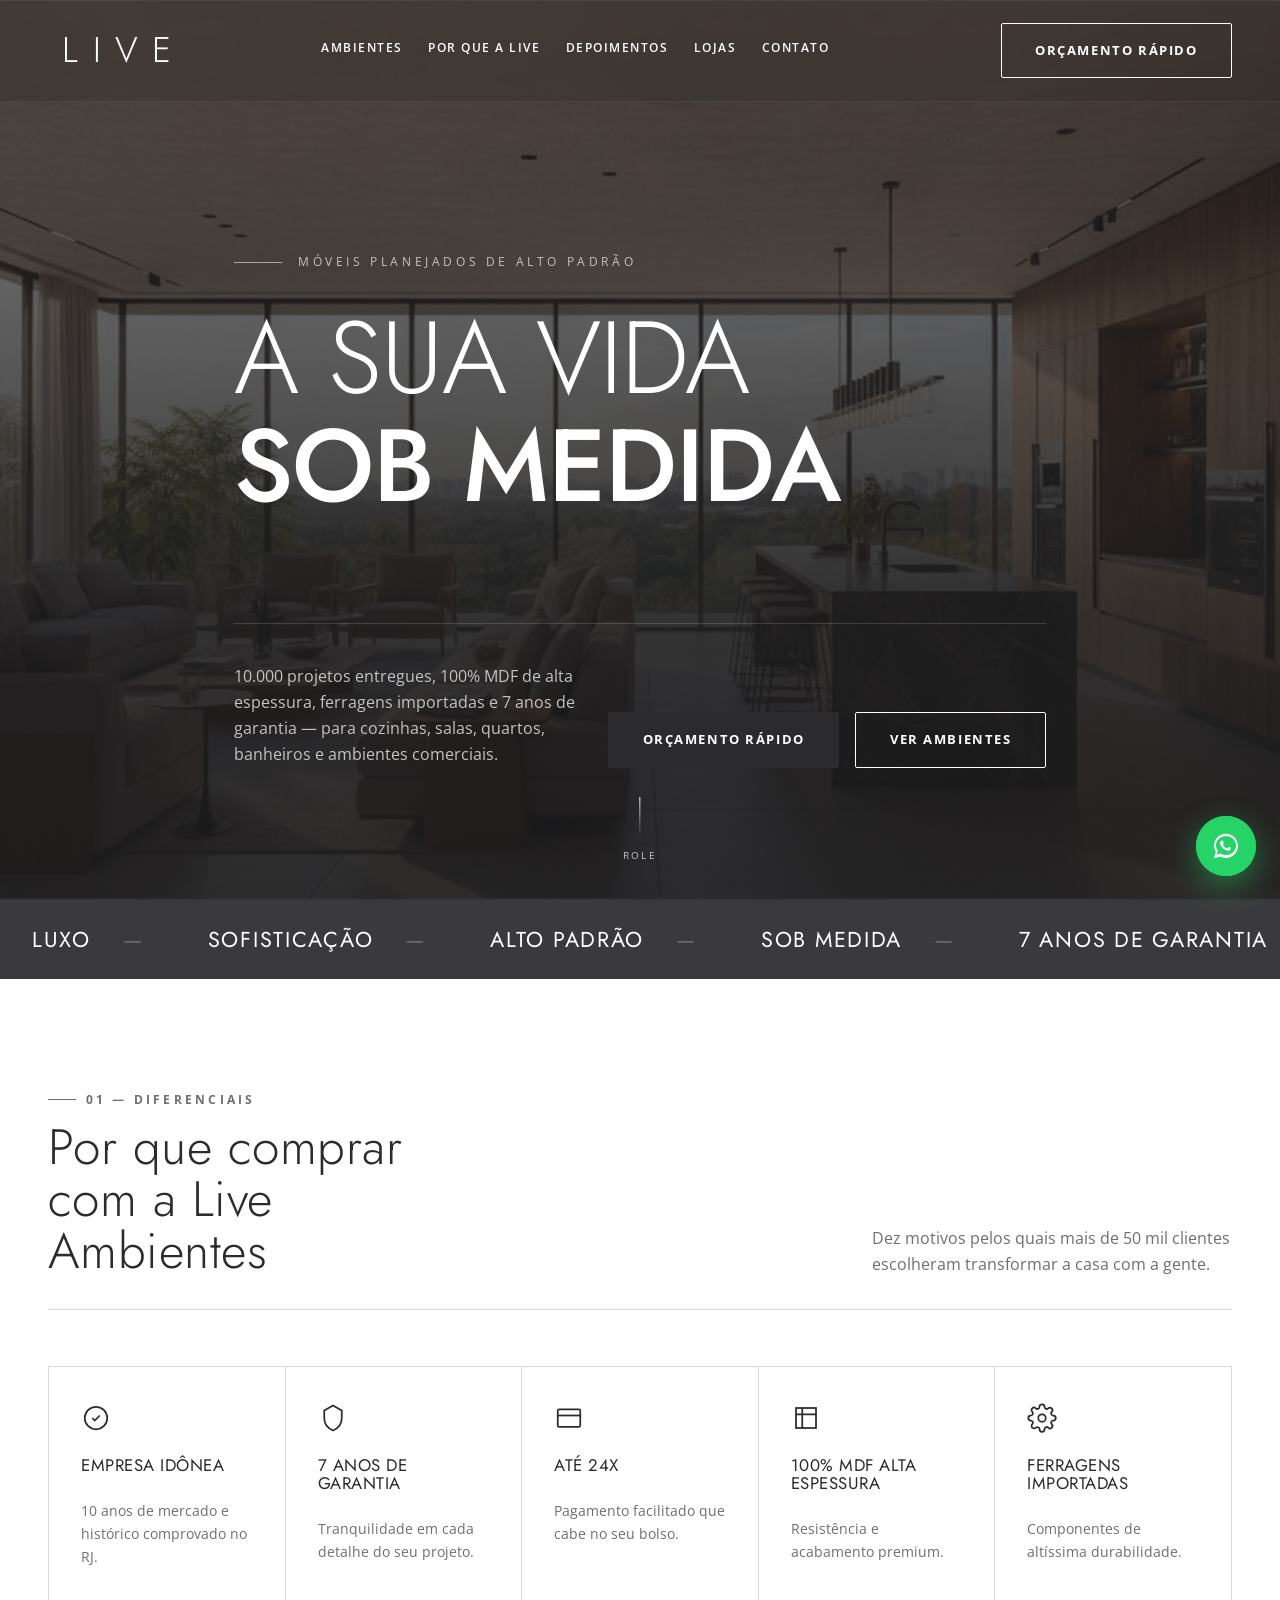
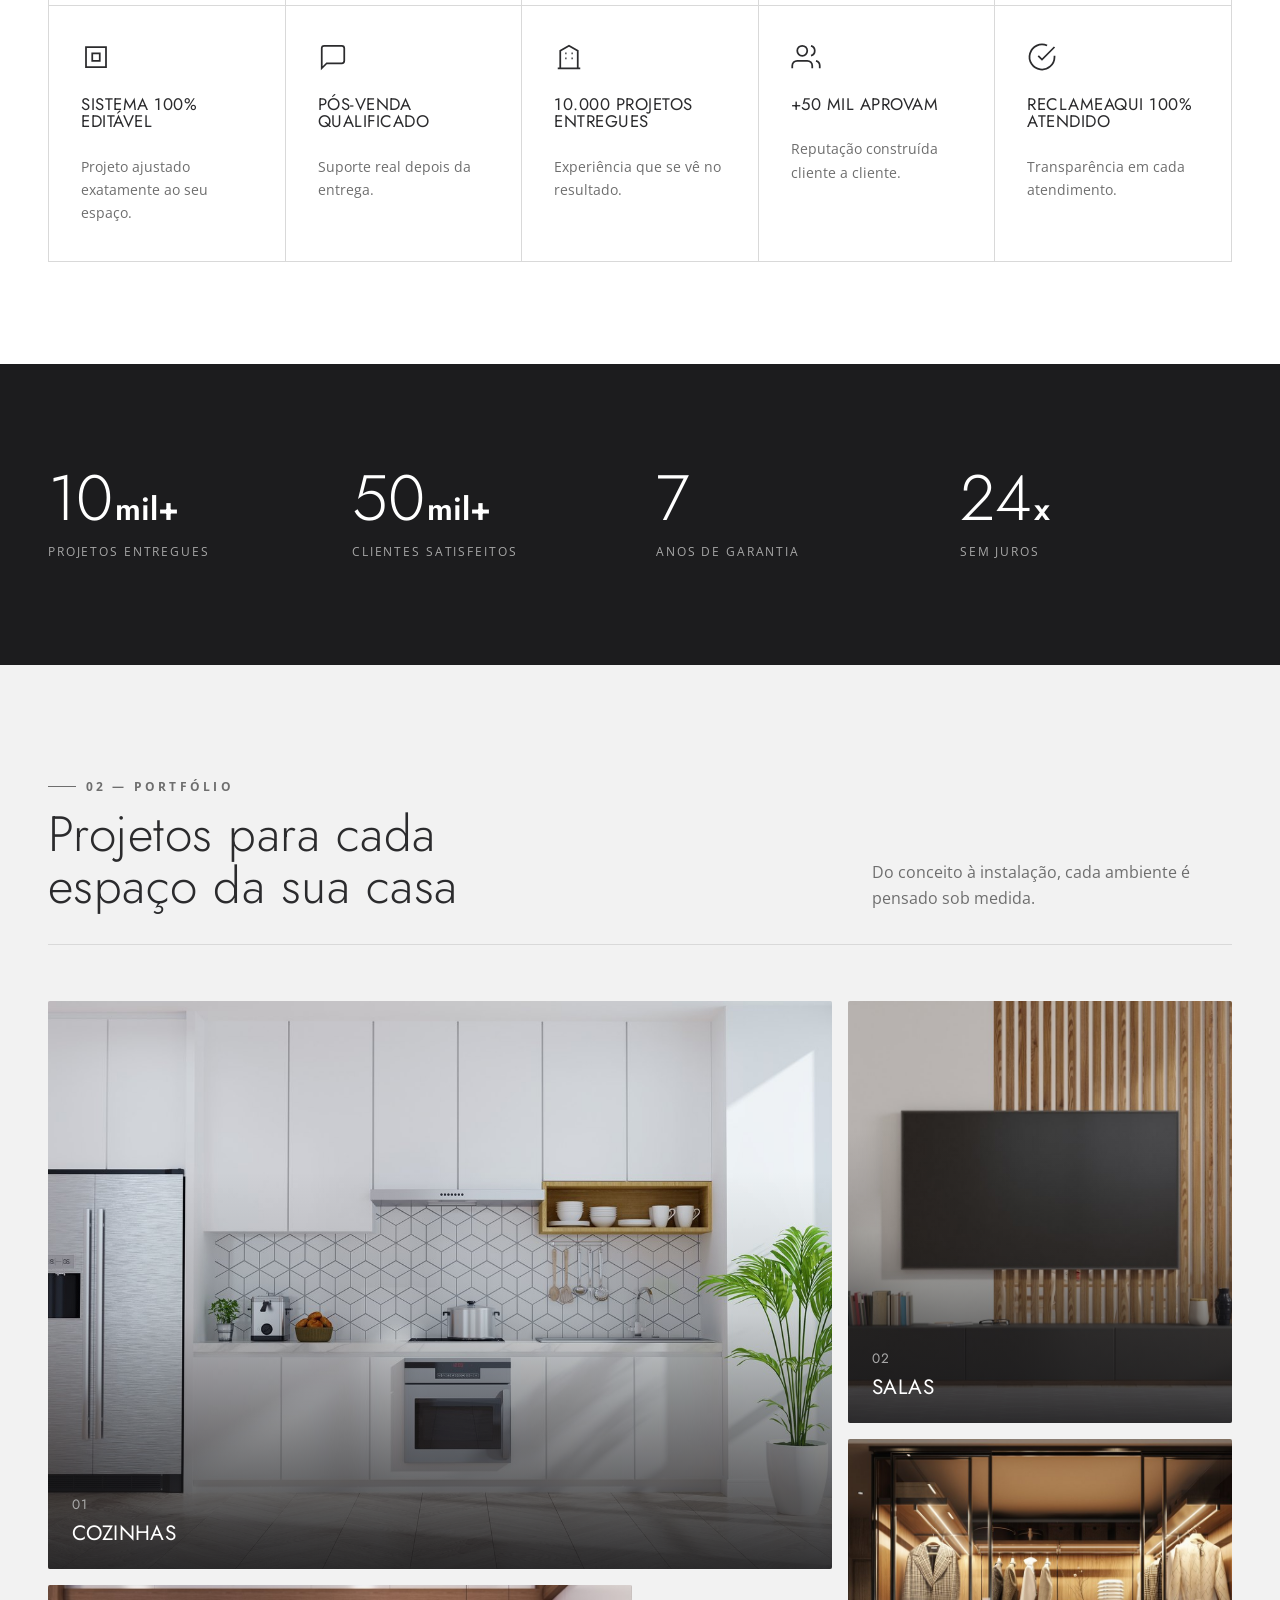
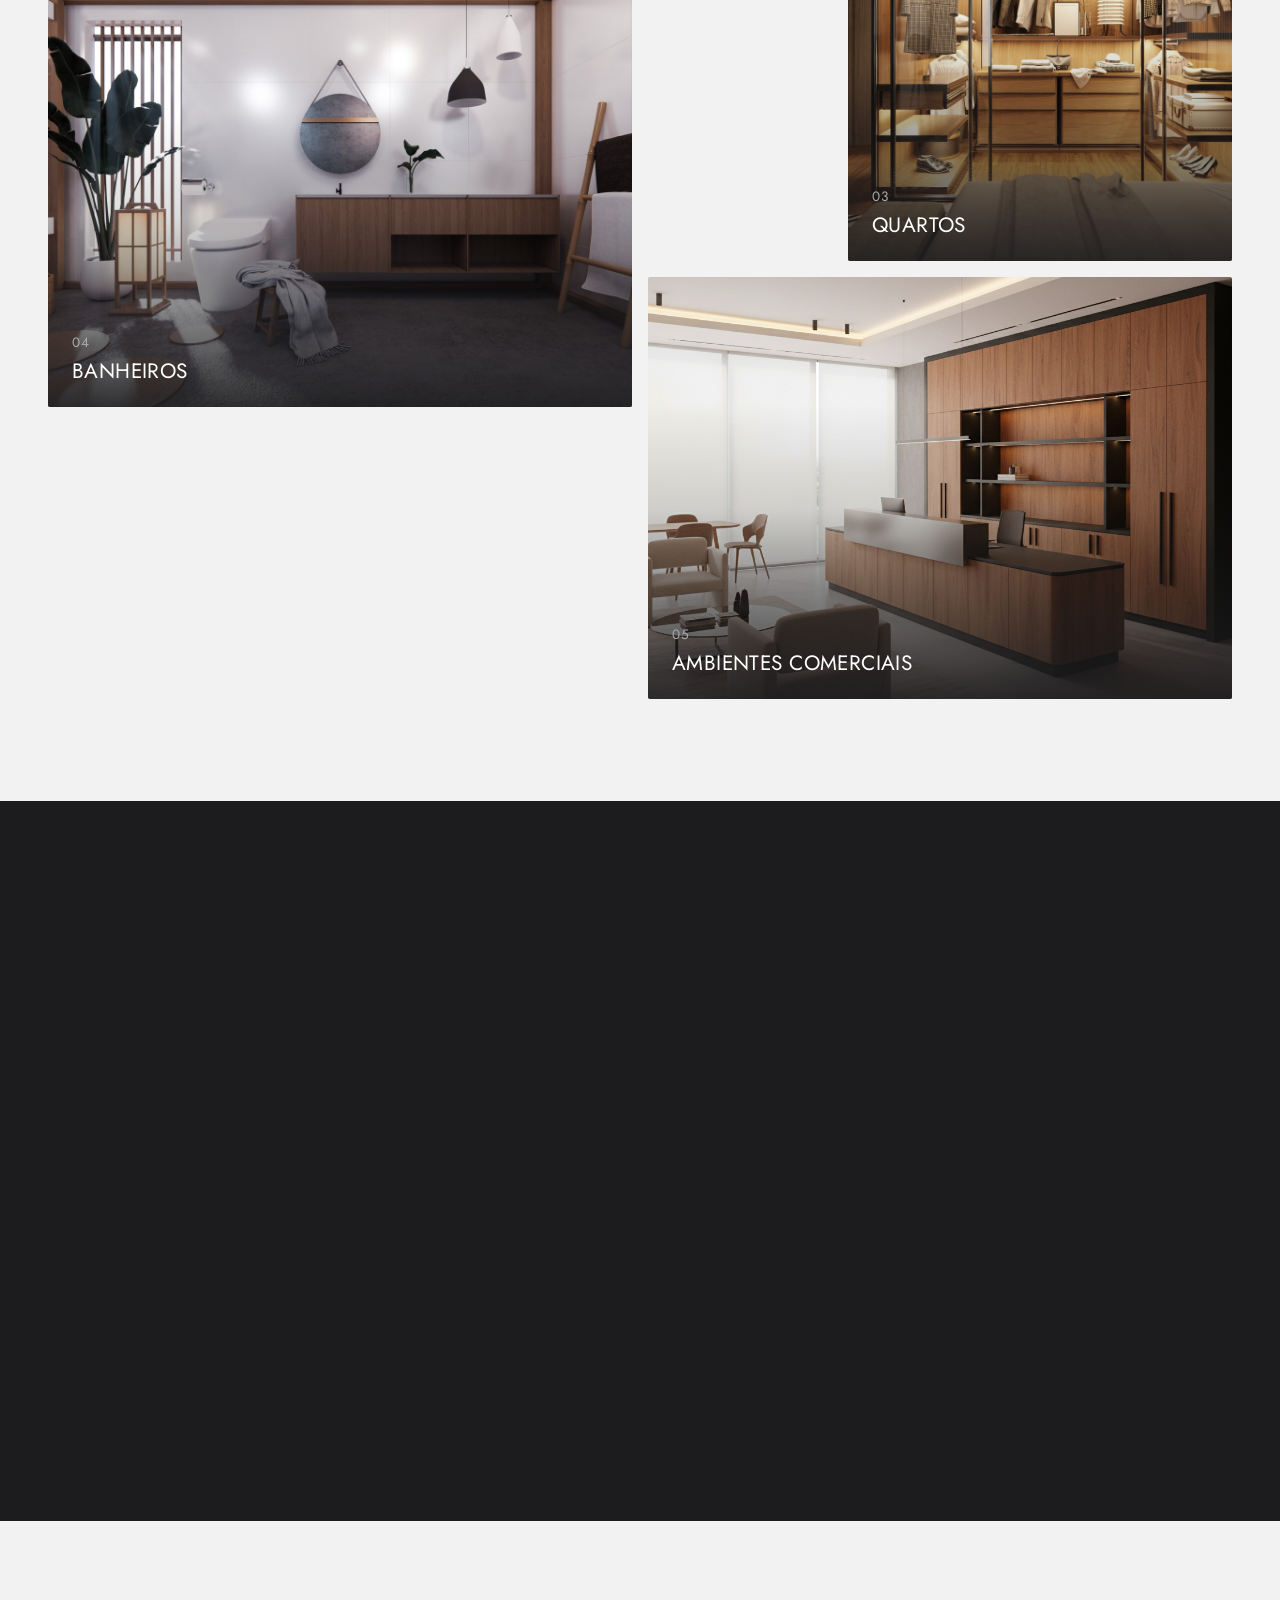
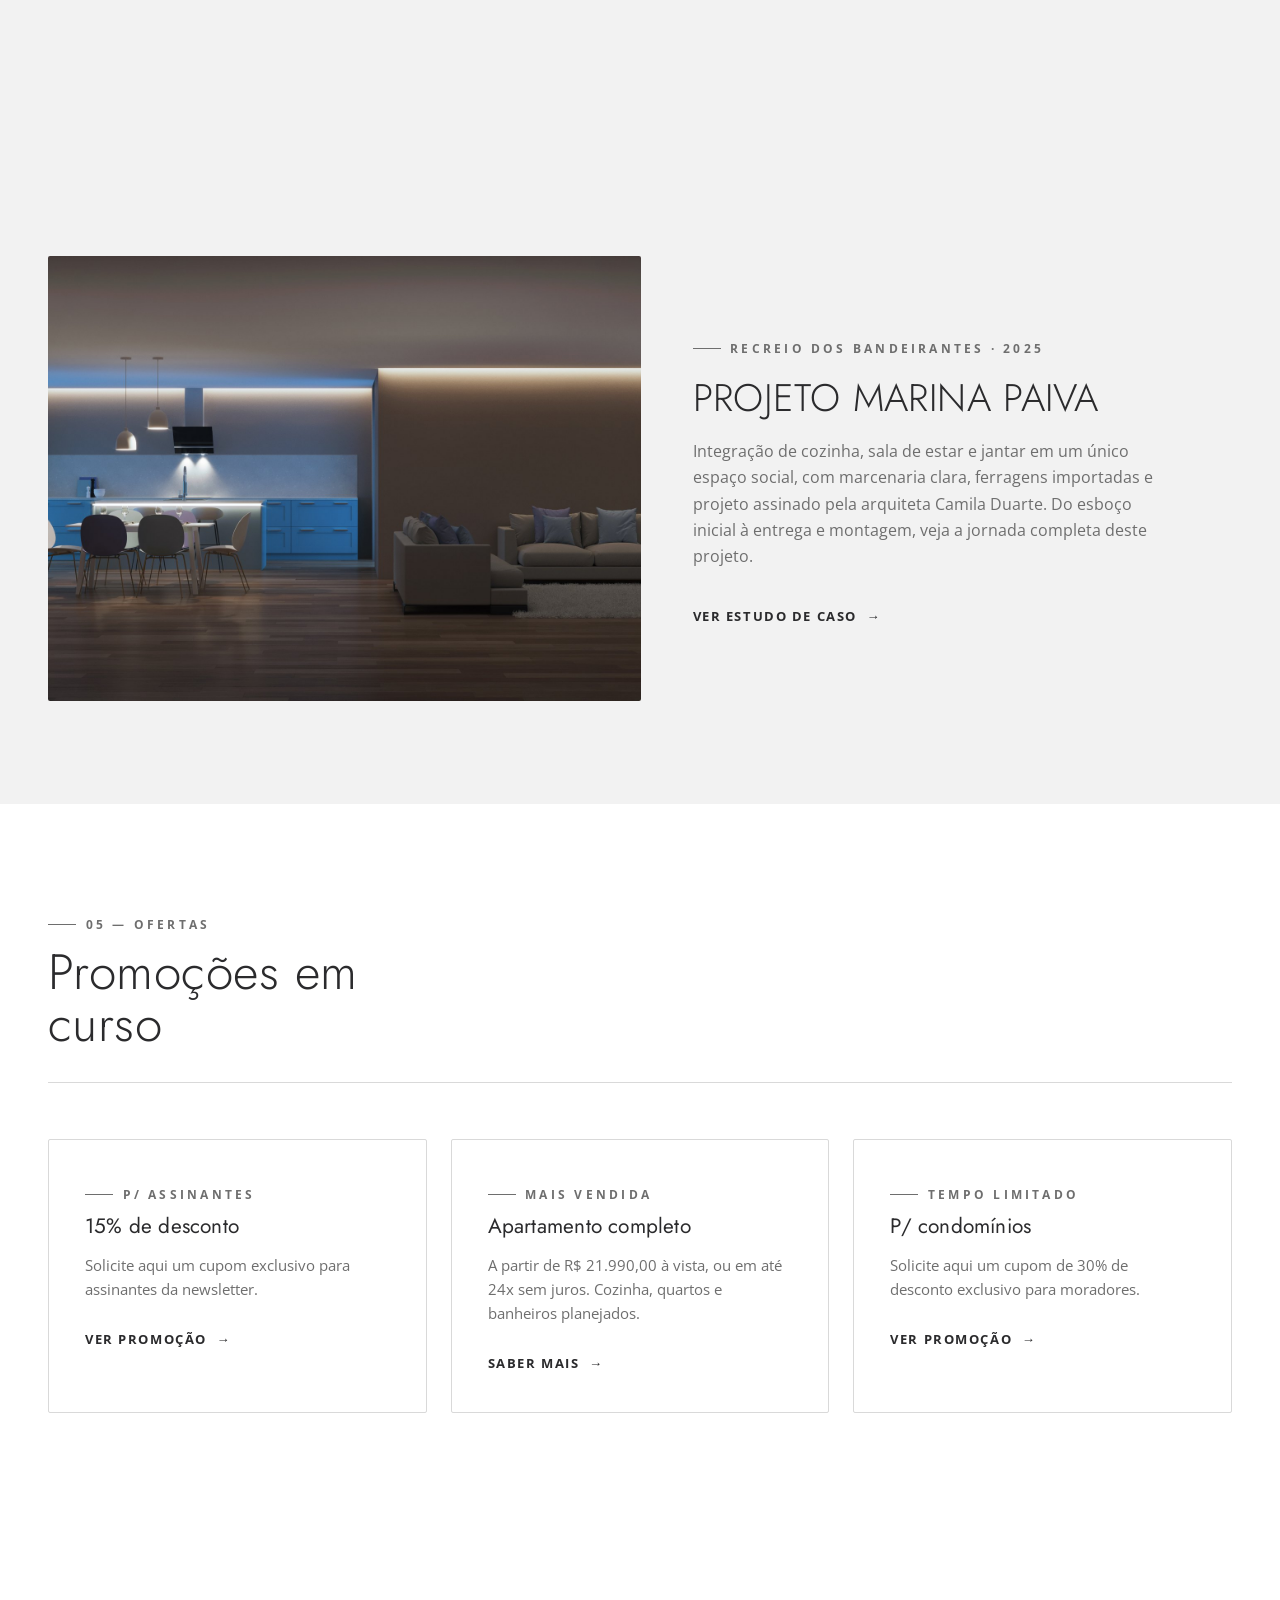
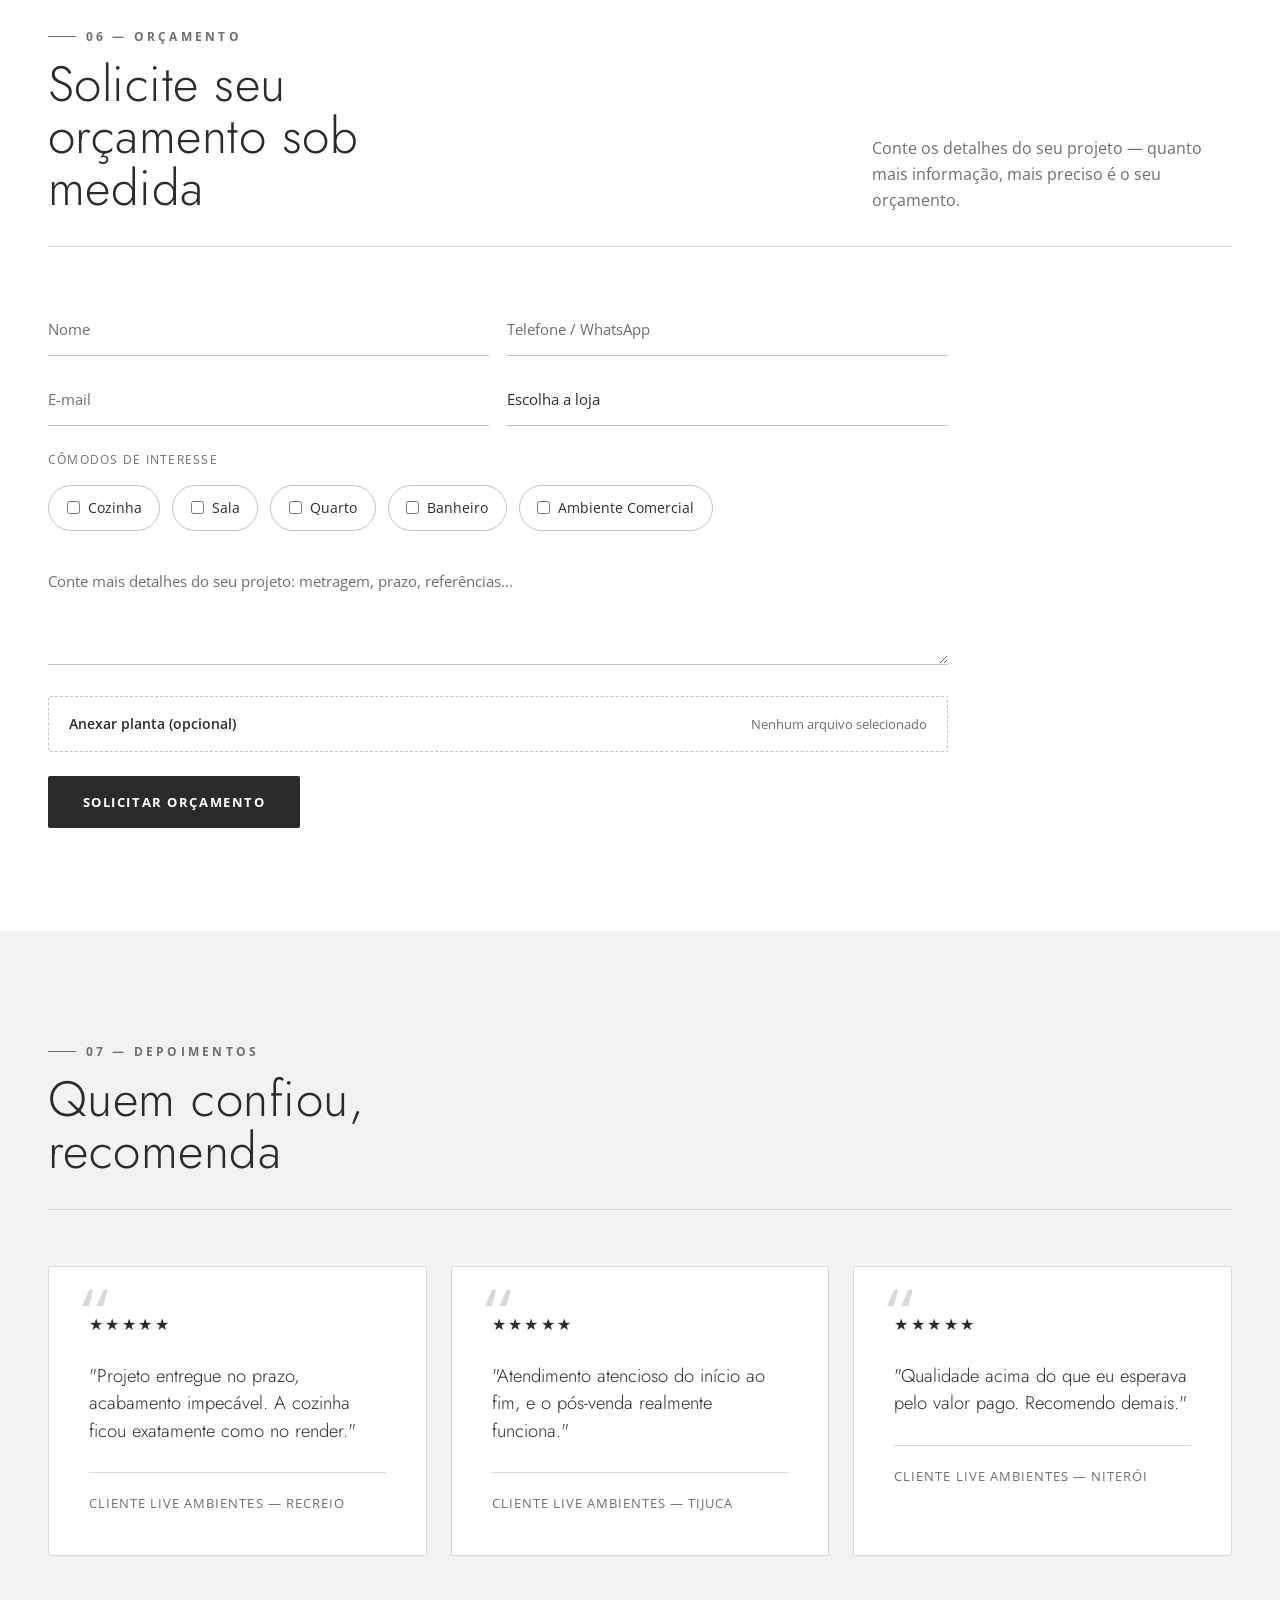
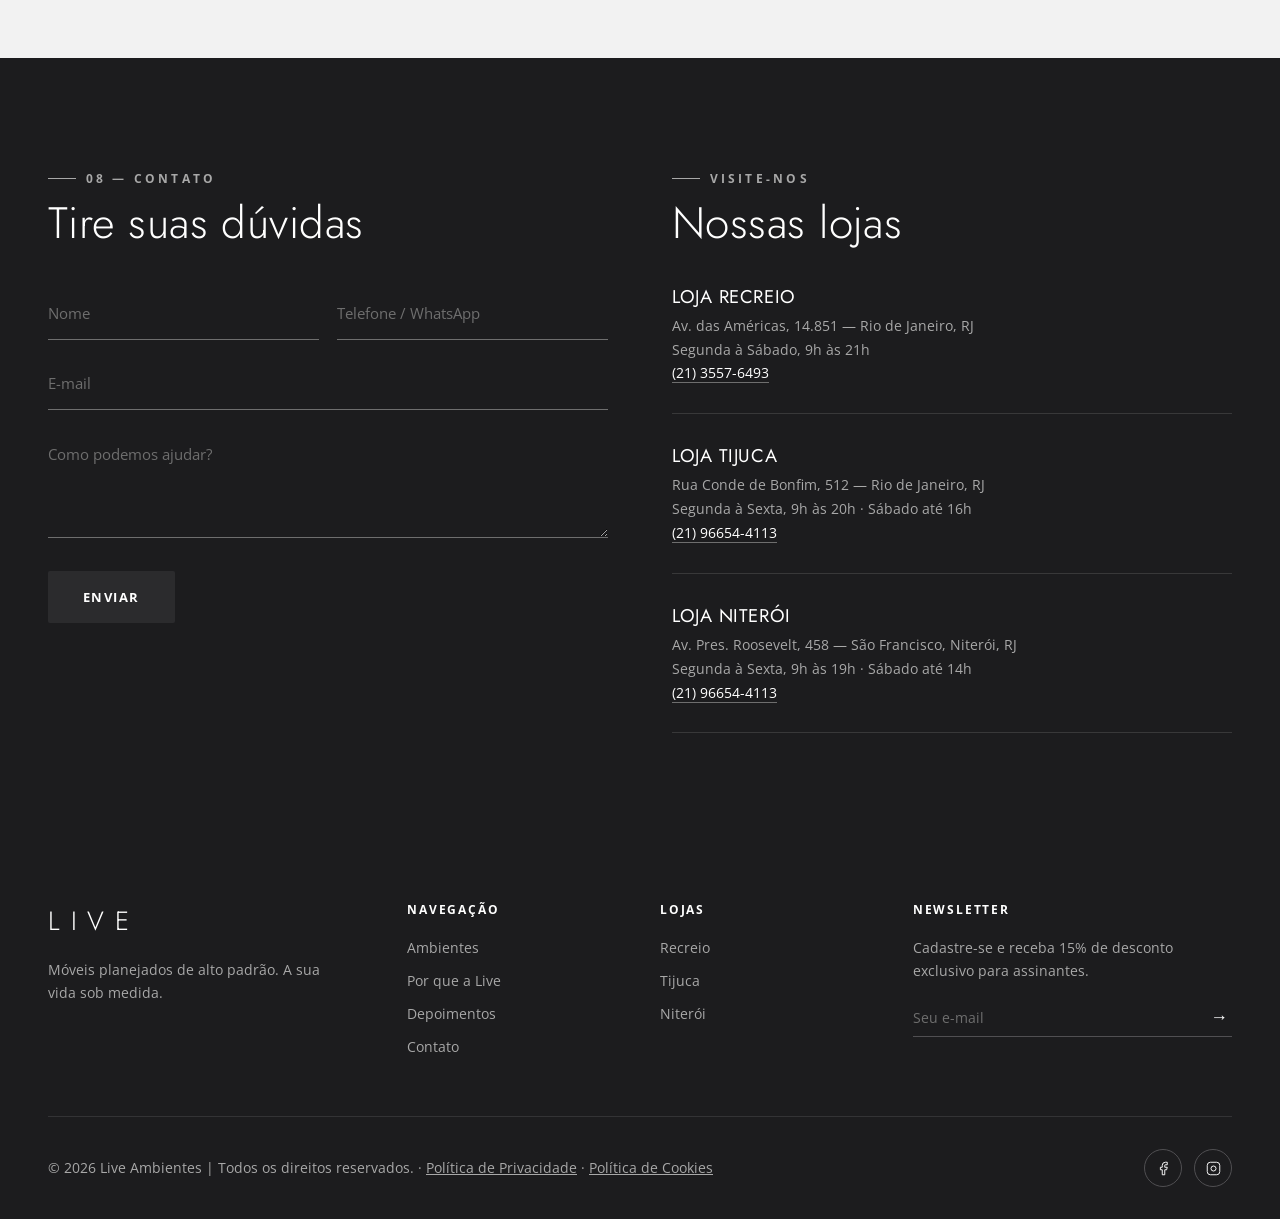
<file: index.html>
<!DOCTYPE html>
<html lang="pt-BR">
<head>
<meta charset="UTF-8">
<meta name="viewport" content="width=device-width, initial-scale=1.0">
<title>Live Ambientes | Móveis Planejados de Alto Padrão — RJ</title>
<meta name="description" content="A Live Ambientes fornece móveis planejados de alto padrão com 7 anos de garantia e pagamento facilitado em até 24x. Recreio, Tijuca e Niterói.">
<link rel="preconnect" href="https://fonts.googleapis.com">
<link rel="preconnect" href="https://fonts.gstatic.com" crossorigin>
<link href="https://fonts.googleapis.com/css2?family=Jost:wght@200;300;400;500&family=Open+Sans:wght@400;600;700&display=swap" rel="stylesheet">
<link rel="icon" href="assets/favicon.svg" type="image/svg+xml">
<link rel="icon" href="assets/favicon.ico" sizes="any">
<link rel="apple-touch-icon" href="assets/apple-touch-icon.png">
<link rel="stylesheet" href="css/style.css?v=20">
</head>
<body>

<header class="site-header" id="siteHeader">
  <div class="container">
    <a href="#top" class="logo">LIVE</a>
    <nav class="nav-links" id="navLinks">
      <a href="#ambientes">Ambientes</a>
      <a href="#diferenciais">Por que a Live</a>
      <a href="#depoimentos">Depoimentos</a>
      <a href="#lojas">Lojas</a>
      <a href="#contato">Contato</a>
    </nav>
    <div class="nav-cta">
      <a href="#orcamento" class="btn btn-outline">Orçamento Rápido</a>
      <button class="nav-toggle" id="navToggle" aria-label="Abrir menu">
        <span></span><span></span><span></span>
      </button>
    </div>
  </div>
</header>

<main id="top">

  <!-- HERO -->
  <section class="hero">
    <img class="hero-bg" src="assets/img/hero-01.jpg" alt="" aria-hidden="true">
    <div class="container">
      <div class="hero-grid">
        <div class="reveal is-visible">
          <div class="hero-kicker"><span class="line"></span><span>Móveis planejados de alto padrão</span></div>
          <h1>A sua vida<br><em>sob medida</em></h1>
        </div>
      </div>
      <div class="hero-sub reveal is-visible reveal-delay-2">
        <p>10.000 projetos entregues, 100% MDF de alta espessura, ferragens importadas e 7 anos de garantia — para cozinhas, salas, quartos, banheiros e ambientes comerciais.</p>
        <div class="hero-actions">
          <a href="#orcamento" class="btn btn-primary">Orçamento Rápido</a>
          <a href="#ambientes" class="btn btn-outline">Ver Ambientes</a>
        </div>
      </div>
    </div>
    <div class="scroll-cue"><div class="stick"></div><span style="font-size:.65rem;letter-spacing:.2em;text-transform:uppercase;">Role</span></div>
  </section>

  <!-- MARQUEE -->
  <div class="marquee-band">
    <div class="marquee-track">
      <span>Luxo</span><span>Sofisticação</span><span>Alto Padrão</span><span>Sob Medida</span><span>7 Anos de Garantia</span>
      <span>Luxo</span><span>Sofisticação</span><span>Alto Padrão</span><span>Sob Medida</span><span>7 Anos de Garantia</span>
    </div>
  </div>

  <!-- DIFERENCIAIS -->
  <section class="section section-light" id="diferenciais">
    <div class="container">
      <div class="section-head reveal">
        <div class="heading">
          <span class="eyebrow">01 — Diferenciais</span>
          <h2>Por que comprar com a Live Ambientes</h2>
        </div>
        <p>Dez motivos pelos quais mais de 50 mil clientes escolheram transformar a casa com a gente.</p>
      </div>
      <div class="diff-grid reveal">
        <div class="diff-item"><svg viewBox="0 0 24 24"><path d="M9 12l2 2 4-4M21 12a9 9 0 11-18 0 9 9 0 0118 0z"/></svg><h3>Empresa idônea</h3><p>10 anos de mercado e histórico comprovado no RJ.</p></div>
        <div class="diff-item"><svg viewBox="0 0 24 24"><path d="M12 2l7 4v6c0 5-3.5 8.5-7 10-3.5-1.5-7-5-7-10V6l7-4z"/></svg><h3>7 anos de garantia</h3><p>Tranquilidade em cada detalhe do seu projeto.</p></div>
        <div class="diff-item"><svg viewBox="0 0 24 24"><rect x="3" y="5" width="18" height="14" rx="1"/><path d="M3 10h18"/></svg><h3>Até 24x</h3><p>Pagamento facilitado que cabe no seu bolso.</p></div>
        <div class="diff-item"><svg viewBox="0 0 24 24"><rect x="4" y="4" width="16" height="16"/><path d="M4 9h16M9 4v16"/></svg><h3>100% MDF alta espessura</h3><p>Resistência e acabamento premium.</p></div>
        <div class="diff-item"><svg viewBox="0 0 24 24"><circle cx="12" cy="12" r="3"/><path d="M19.4 15a1.7 1.7 0 00.34 1.87l.06.06a2 2 0 11-2.83 2.83l-.06-.06a1.7 1.7 0 00-1.87-.34 1.7 1.7 0 00-1 1.55V21a2 2 0 01-4 0v-.09A1.7 1.7 0 009 19.4a1.7 1.7 0 00-1.87.34l-.06.06a2 2 0 11-2.83-2.83l.06-.06A1.7 1.7 0 004.6 15a1.7 1.7 0 00-1.55-1H3a2 2 0 010-4h.09A1.7 1.7 0 004.6 9a1.7 1.7 0 00-.34-1.87l-.06-.06a2 2 0 112.83-2.83l.06.06A1.7 1.7 0 009 4.6a1.7 1.7 0 001-1.55V3a2 2 0 014 0v.09a1.7 1.7 0 001 1.55 1.7 1.7 0 001.87-.34l.06-.06a2 2 0 112.83 2.83l-.06.06A1.7 1.7 0 0019.4 9a1.7 1.7 0 001.55 1H21a2 2 0 010 4h-.09a1.7 1.7 0 00-1.51 1z"/></svg><h3>Ferragens importadas</h3><p>Componentes de altíssima durabilidade.</p></div>
        <div class="diff-item"><svg viewBox="0 0 24 24"><path d="M4 4h16v16H4z"/><path d="M9 9h6v6H9z"/></svg><h3>Sistema 100% editável</h3><p>Projeto ajustado exatamente ao seu espaço.</p></div>
        <div class="diff-item"><svg viewBox="0 0 24 24"><path d="M21 15a2 2 0 01-2 2H7l-4 4V5a2 2 0 012-2h14a2 2 0 012 2z"/></svg><h3>Pós-venda qualificado</h3><p>Suporte real depois da entrega.</p></div>
        <div class="diff-item"><svg viewBox="0 0 24 24"><path d="M3 21h18M5 21V7l7-4 7 4v14M9 9h1M9 13h1M14 9h1M14 13h1"/></svg><h3>10.000 projetos entregues</h3><p>Experiência que se vê no resultado.</p></div>
        <div class="diff-item"><svg viewBox="0 0 24 24"><path d="M17 21v-2a4 4 0 00-4-4H5a4 4 0 00-4 4v2M9 11a4 4 0 100-8 4 4 0 000 8zM23 21v-2a4 4 0 00-3-3.87M16 3.13a4 4 0 010 7.75"/></svg><h3>+50 mil aprovam</h3><p>Reputação construída cliente a cliente.</p></div>
        <div class="diff-item"><svg viewBox="0 0 24 24"><path d="M22 11.08V12a10 10 0 11-5.93-9.14"/><path d="M22 4L12 14.01l-3-3"/></svg><h3>ReclameAqui 100% atendido</h3><p>Transparência em cada atendimento.</p></div>
      </div>
    </div>
  </section>

  <!-- STATS -->
  <section class="section section-dark">
    <div class="container">
      <div class="stats-grid">
        <div class="stat reveal"><div class="num">10<sup>mil+</sup></div><div class="label">Projetos entregues</div></div>
        <div class="stat reveal reveal-delay-1"><div class="num">50<sup>mil+</sup></div><div class="label">Clientes satisfeitos</div></div>
        <div class="stat reveal reveal-delay-2"><div class="num">7</div><div class="label">Anos de garantia</div></div>
        <div class="stat reveal reveal-delay-3"><div class="num">24<sup>x</sup></div><div class="label">Sem juros</div></div>
      </div>
    </div>
  </section>

  <!-- AMBIENTES -->
  <section class="section section-tint" id="ambientes">
    <div class="container">
      <div class="section-head reveal">
        <div class="heading">
          <span class="eyebrow">02 — Portfólio</span>
          <h2>Projetos para cada espaço da sua casa</h2>
        </div>
        <p>Do conceito à instalação, cada ambiente é pensado sob medida.</p>
      </div>
      <div class="ambientes-grid reveal">
        <a class="ambiente-card large" href="ambientes/cozinhas.html">
          <img src="assets/img/cozinha-01.jpg" alt="Cozinha planejada Live Ambientes">
          <div class="content"><span class="index-num">01</span><h3>Cozinhas</h3></div>
        </a>
        <a class="ambiente-card small" href="ambientes/salas.html">
          <img src="assets/img/sala-01.jpg" alt="Sala planejada Live Ambientes">
          <div class="content"><span class="index-num">02</span><h3>Salas</h3></div>
        </a>
        <a class="ambiente-card small" href="ambientes/quartos.html">
          <img src="assets/img/quarto-01.jpg" alt="Quarto planejado Live Ambientes">
          <div class="content"><span class="index-num">03</span><h3>Quartos</h3></div>
        </a>
        <a class="ambiente-card" href="ambientes/banheiros.html">
          <img src="assets/img/banheiro-01.jpg" alt="Banheiro planejado Live Ambientes">
          <div class="content"><span class="index-num">04</span><h3>Banheiros</h3></div>
        </a>
        <a class="ambiente-card" href="ambientes/comerciais.html">
          <img src="assets/img/comercial-01.jpg" alt="Ambiente comercial planejado Live Ambientes">
          <div class="content"><span class="index-num">05</span><h3>Ambientes Comerciais</h3></div>
        </a>
      </div>
    </div>
  </section>

  <!-- DESTAQUE -->
  <section class="section section-dark">
    <div class="container">
      <div class="section-head reveal">
        <div class="heading">
          <span class="eyebrow on-dark">03 — Parceiros</span>
          <h2>Marcas que confiamos</h2>
        </div>
        <p>Ferragens, materiais e tecnologia de projeto importados dos melhores fabricantes do mundo.</p>
      </div>
      <div class="marcas-grid reveal">
        <div class="marca-card">
          <span class="marca-logo"><img src="assets/img/brands/blum.png" alt="Blum"></span>
          <span class="marca-tag">
            <svg class="marca-flag-icon" viewBox="0 0 30 20" aria-hidden="true"><rect width="30" height="20" fill="#ED2939"/><rect y="6.66" width="30" height="6.66" fill="#fff"/></svg>
            Ferragens · Áustria
          </span>
          <p class="marca-desc">Corrediças e dobradiças com fechamento suave em 100% dos nossos armários e gavetas.</p>
        </div>
        <div class="marca-card">
          <span class="marca-logo marca-logo-hettich"><img src="assets/img/brands/hettich.svg" alt="Hettich"></span>
          <span class="marca-tag">
            <svg class="marca-flag-icon" viewBox="0 0 30 20" aria-hidden="true"><rect width="30" height="6.66" fill="#000"/><rect y="6.66" width="30" height="6.66" fill="#DD0000"/><rect y="13.33" width="30" height="6.66" fill="#FFCE00"/></svg>
            Ferragens · Alemanha
          </span>
          <p class="marca-desc">Sistemas de deslizamento e elevação para portas e prateleiras de alta durabilidade.</p>
        </div>
        <div class="marca-card">
          <span class="marca-logo marca-logo-hafele"><img src="assets/img/brands/hafele.svg" alt="Häfele"></span>
          <span class="marca-tag">
            <svg class="marca-flag-icon" viewBox="0 0 30 20" aria-hidden="true"><rect width="30" height="6.66" fill="#000"/><rect y="6.66" width="30" height="6.66" fill="#DD0000"/><rect y="13.33" width="30" height="6.66" fill="#FFCE00"/></svg>
            Ferragens · Alemanha
          </span>
          <p class="marca-desc">Puxadores, iluminação embutida e acessórios técnicos para acabamento premium.</p>
        </div>
        <div class="marca-card">
          <span class="marca-logo"><img src="assets/img/brands/microban.png" alt="Microban"></span>
          <span class="marca-tag">
            <svg class="marca-flag-icon" viewBox="0 0 30 20" aria-hidden="true"><rect width="30" height="20" fill="#B22234"/><rect y="1.5" width="30" height="1.5" fill="#fff"/><rect y="4.5" width="30" height="1.5" fill="#fff"/><rect y="7.5" width="30" height="1.5" fill="#fff"/><rect y="10.5" width="30" height="1.5" fill="#fff"/><rect y="13.5" width="30" height="1.5" fill="#fff"/><rect y="16.5" width="30" height="1.5" fill="#fff"/><rect width="12" height="10.5" fill="#3C3B6E"/></svg>
            Antimicrobiano · EUA
          </span>
          <p class="marca-desc">Tecnologia aplicada ao MDF que inibe até 99% do crescimento de bactérias e fungos.</p>
        </div>
        <div class="marca-card">
          <span class="marca-logo"><img src="assets/img/brands/promob.png" alt="Promob"></span>
          <span class="marca-tag">
            <svg class="marca-flag-icon" viewBox="0 0 30 20" aria-hidden="true"><rect width="30" height="20" fill="#009739"/><polygon points="15,2.5 27.5,10 15,17.5 2.5,10" fill="#FEDD00"/><circle cx="15" cy="10" r="4" fill="#012169"/></svg>
            Software · Brasil
          </span>
          <p class="marca-desc">Projetamos cada ambiente em 3D milimetrado antes da produção, sem surpresas na instalação.</p>
        </div>
      </div>
    </div>
  </section>

  <!-- CASES -->
  <section class="section section-tint" id="projetos">
    <div class="container">
      <div class="section-head reveal">
        <div class="heading">
          <span class="eyebrow">04 — Cases</span>
          <h2>Projetos que já entregamos</h2>
        </div>
        <p>Do esboço à instalação: acompanhe a jornada completa de um projeto real, do primeiro traço até o pós-venda.</p>
      </div>
      <div class="case-feature reveal">
        <a href="projetos/marina-paiva.html" class="case-feature-img">
          <img src="assets/img/projetos/marina-paiva/11.jpg" alt="Cozinha e sala integradas do projeto Marina Paiva, Live Ambientes">
        </a>
        <div class="case-feature-body">
          <span class="eyebrow">Recreio dos Bandeirantes · 2025</span>
          <h3>Projeto Marina Paiva</h3>
          <p>Integração de cozinha, sala de estar e jantar em um único espaço social, com marcenaria clara, ferragens importadas e projeto assinado pela arquiteta Camila Duarte. Do esboço inicial à entrega e montagem, veja a jornada completa deste projeto.</p>
          <a href="projetos/marina-paiva.html" class="btn-ghost btn">Ver estudo de caso <span class="arrow">→</span></a>
        </div>
      </div>
    </div>
  </section>

  <!-- PROMOÇÕES -->
  <section class="section section-light">
    <div class="container">
      <div class="section-head reveal">
        <div class="heading">
          <span class="eyebrow">05 — Ofertas</span>
          <h2>Promoções em curso</h2>
        </div>
      </div>
      <div class="promo-grid reveal">
        <div class="promo-card">
          <span class="eyebrow">P/ assinantes</span>
          <h3>15% de desconto</h3>
          <p>Solicite aqui um cupom exclusivo para assinantes da newsletter.</p>
          <a href="#newsletter" class="btn-ghost btn">Ver promoção <span class="arrow">→</span></a>
        </div>
        <div class="promo-card">
          <span class="eyebrow">Mais vendida</span>
          <h3>Apartamento completo</h3>
          <p>A partir de R$ 21.990,00 à vista, ou em até 24x sem juros. Cozinha, quartos e banheiros planejados.</p>
          <a href="promocoes/em-breve.html" class="btn-ghost btn">Saber mais <span class="arrow">→</span></a>
        </div>
        <div class="promo-card">
          <span class="eyebrow">Tempo limitado</span>
          <h3>P/ condomínios</h3>
          <p>Solicite aqui um cupom de 30% de desconto exclusivo para moradores.</p>
          <a href="#orcamento" class="btn-ghost btn">Ver promoção <span class="arrow">→</span></a>
        </div>
      </div>
    </div>
  </section>

  <!-- ORÇAMENTO -->
  <section class="section section-light" id="orcamento">
    <div class="container">
      <div class="section-head reveal">
        <div class="heading">
          <span class="eyebrow">06 — Orçamento</span>
          <h2>Solicite seu orçamento sob medida</h2>
        </div>
        <p>Conte os detalhes do seu projeto — quanto mais informação, mais preciso é o seu orçamento.</p>
      </div>
      <form class="quote-form reveal" id="quoteForm">
        <input type="hidden" name="form_type" value="orcamento">
        <div class="quote-grid">
          <div class="field"><input type="text" name="nome" placeholder="Nome" required></div>
          <div class="field"><input type="tel" name="telefone" placeholder="Telefone / WhatsApp" required></div>
          <div class="field"><input type="email" name="email" placeholder="E-mail" required></div>
          <div class="field">
            <select name="loja" required>
              <option value="" disabled selected>Escolha a loja</option>
              <option value="Recreio">Loja Recreio</option>
              <option value="Tijuca">Loja Tijuca</option>
              <option value="Niterói">Loja Niterói</option>
            </select>
          </div>
        </div>

        <div class="quote-rooms">
          <span class="quote-label">Cômodos de interesse</span>
          <div class="quote-checks">
            <label class="quote-check"><input type="checkbox" name="comodos" value="Cozinha"><span>Cozinha</span></label>
            <label class="quote-check"><input type="checkbox" name="comodos" value="Sala"><span>Sala</span></label>
            <label class="quote-check"><input type="checkbox" name="comodos" value="Quarto"><span>Quarto</span></label>
            <label class="quote-check"><input type="checkbox" name="comodos" value="Banheiro"><span>Banheiro</span></label>
            <label class="quote-check"><input type="checkbox" name="comodos" value="Comercial"><span>Ambiente Comercial</span></label>
          </div>
        </div>

        <div class="field"><textarea name="detalhes" placeholder="Conte mais detalhes do seu projeto: metragem, prazo, referências..."></textarea></div>

        <div class="field">
          <label class="quote-file" for="quotePlanta">
            <span class="quote-file-label">Anexar planta (opcional)</span>
            <span class="quote-file-name" id="quotePlantaName">Nenhum arquivo selecionado</span>
          </label>
          <input type="file" id="quotePlanta" name="planta" accept=".pdf,.jpg,.jpeg,.png,.dwg" hidden>
        </div>

        <button type="submit" class="btn btn-primary" style="width:fit-content;">Solicitar Orçamento</button>
      </form>
    </div>
  </section>

  <!-- DEPOIMENTOS -->
  <section class="section section-tint" id="depoimentos">
    <div class="container">
      <div class="section-head reveal">
        <div class="heading">
          <span class="eyebrow">07 — Depoimentos</span>
          <h2>Quem confiou, recomenda</h2>
        </div>
      </div>
      <div class="testimonial-track reveal">
        <div class="testimonial-card">
          <div class="stars">★★★★★</div>
          <p class="quote">"Projeto entregue no prazo, acabamento impecável. A cozinha ficou exatamente como no render."</p>
          <div class="author">Cliente Live Ambientes — Recreio</div>
        </div>
        <div class="testimonial-card">
          <div class="stars">★★★★★</div>
          <p class="quote">"Atendimento atencioso do início ao fim, e o pós-venda realmente funciona."</p>
          <div class="author">Cliente Live Ambientes — Tijuca</div>
        </div>
        <div class="testimonial-card">
          <div class="stars">★★★★★</div>
          <p class="quote">"Qualidade acima do que eu esperava pelo valor pago. Recomendo demais."</p>
          <div class="author">Cliente Live Ambientes — Niterói</div>
        </div>
      </div>
    </div>
  </section>

  <!-- CONTATO / LOJAS -->
  <section class="section section-dark" id="contato">
    <div class="container contato-grid">
      <div class="reveal">
        <span class="eyebrow on-dark">08 — Contato</span>
        <h2 style="margin:0.75rem 0 2.5rem;font-size:clamp(2rem,3.5vw,2.75rem);">Tire suas dúvidas</h2>
        <form class="contact-form" id="contactForm">
          <input type="hidden" name="form_type" value="contato">
          <div class="row">
            <div class="field"><input type="text" name="nome" placeholder="Nome" required></div>
            <div class="field"><input type="tel" name="telefone" placeholder="Telefone / WhatsApp" required></div>
          </div>
          <div class="field"><input type="email" name="email" placeholder="E-mail"></div>
          <div class="field"><textarea name="mensagem" placeholder="Como podemos ajudar?"></textarea></div>
          <button type="submit" class="btn btn-primary" style="width:fit-content;margin-top:0.5rem;">Enviar</button>
        </form>
      </div>
      <div class="reveal reveal-delay-2" id="lojas">
        <span class="eyebrow on-dark">Visite-nos</span>
        <h2 style="margin:0.75rem 0 2.5rem;font-size:clamp(2rem,3.5vw,2.75rem);">Nossas lojas</h2>
        <div class="lojas-list">
          <div class="loja-item">
            <h4>Loja Recreio</h4>
            <p>Av. das Américas, 14.851 — Rio de Janeiro, RJ</p>
            <p>Segunda à Sábado, 9h às 21h</p>
            <p><a href="tel:+552135576493">(21) 3557-6493</a></p>
          </div>
          <div class="loja-item">
            <h4>Loja Tijuca</h4>
            <p>Rua Conde de Bonfim, 512 — Rio de Janeiro, RJ</p>
            <p>Segunda à Sexta, 9h às 20h · Sábado até 16h</p>
            <p><a href="tel:+5521966544113">(21) 96654-4113</a></p>
          </div>
          <div class="loja-item">
            <h4>Loja Niterói</h4>
            <p>Av. Pres. Roosevelt, 458 — São Francisco, Niterói, RJ</p>
            <p>Segunda à Sexta, 9h às 19h · Sábado até 14h</p>
            <p><a href="tel:+5521966544113">(21) 96654-4113</a></p>
          </div>
        </div>
      </div>
    </div>
  </section>

</main>

<footer class="site-footer">
  <div class="container">
    <div class="footer-top">
      <div>
        <a href="#top" class="logo" style="color:var(--c-0);">LIVE</a>
        <p>Móveis planejados de alto padrão. A sua vida sob medida.</p>
      </div>
      <div class="footer-col">
        <h5>Navegação</h5>
        <a href="#ambientes">Ambientes</a>
        <a href="#diferenciais">Por que a Live</a>
        <a href="#depoimentos">Depoimentos</a>
        <a href="#contato">Contato</a>
      </div>
      <div class="footer-col">
        <h5>Lojas</h5>
        <a href="#lojas">Recreio</a>
        <a href="#lojas">Tijuca</a>
        <a href="#lojas">Niterói</a>
      </div>
      <div class="footer-col" id="newsletter">
        <h5>Newsletter</h5>
        <p style="color:var(--c-400);font-size:0.85rem;margin-bottom:1rem;">Cadastre-se e receba 15% de desconto exclusivo para assinantes.</p>
        <form class="newsletter-form" id="newsletterForm">
          <input type="hidden" name="form_type" value="newsletter">
          <input type="email" name="email" placeholder="Seu e-mail" required>
          <button type="submit" aria-label="Assinar">→</button>
        </form>
      </div>
    </div>
    <div class="footer-inner">
      <span>&copy; 2026 Live Ambientes | Todos os direitos reservados. · <a href="politica-de-privacidade.html" style="text-decoration:underline;">Política de Privacidade</a> · <a href="politica-de-cookies.html" style="text-decoration:underline;">Política de Cookies</a></span>
      <div class="social-links">
        <a href="https://www.facebook.com/liveplanejados" aria-label="Facebook" target="_blank" rel="noopener">
          <svg viewBox="0 0 24 24"><path d="M18 2h-3a5 5 0 00-5 5v3H7v4h3v8h4v-8h3l1-4h-4V7a1 1 0 011-1h3z"/></svg>
        </a>
        <a href="https://instagram.com/liveambientes" aria-label="Instagram" target="_blank" rel="noopener">
          <svg viewBox="0 0 24 24"><rect x="2" y="2" width="20" height="20" rx="5"/><circle cx="12" cy="12" r="4"/><path d="M17.5 6.5h.01"/></svg>
        </a>
      </div>
    </div>
  </div>
</footer>

<!-- WHATSAPP FLUTUANTE -->
<div class="whatsapp-widget" id="whatsappWidget">
  <div class="whatsapp-menu" id="whatsappMenu">
    <span class="whatsapp-menu-title">Fale com uma loja</span>
    <a class="whatsapp-menu-item" target="_blank" rel="noopener" href="https://wa.me/5521981682364?text=Ol%C3%A1%2C%20vim%20pelo%20site%20e%20quero%20falar%20com%20a%20Loja%20Recreio">
      <span>Loja Recreio</span><span class="arrow">→</span>
    </a>
    <a class="whatsapp-menu-item" target="_blank" rel="noopener" href="https://wa.me/5521966544113?text=Ol%C3%A1%2C%20vim%20pelo%20site%20e%20quero%20falar%20com%20a%20Loja%20Tijuca">
      <span>Loja Tijuca</span><span class="arrow">→</span>
    </a>
    <a class="whatsapp-menu-item" target="_blank" rel="noopener" href="https://wa.me/5521966544113?text=Ol%C3%A1%2C%20vim%20pelo%20site%20e%20quero%20falar%20com%20a%20Loja%20Niter%C3%B3i">
      <span>Loja Niterói</span><span class="arrow">→</span>
    </a>
  </div>
  <button class="whatsapp-btn" id="whatsappBtn" aria-label="Falar no WhatsApp">
    <span class="whatsapp-ping"></span>
    <svg viewBox="0 0 32 32"><path d="M16 3C9 3 3.3 8.6 3.3 15.5c0 2.5.7 4.8 1.9 6.8L3 29l7-1.9c1.9 1 4 1.6 6 1.6 7 0 12.7-5.6 12.7-12.5C28.7 8.6 23 3 16 3zm0 22.7c-1.9 0-3.7-.5-5.3-1.4l-.4-.2-4.2 1.1 1.1-4-.3-.4a10.1 10.1 0 01-1.6-5.4C5.3 9.9 10 5.3 16 5.3s10.7 4.6 10.7 10.2S22 25.7 16 25.7z"/><path d="M21.6 18.1c-.3-.2-1.9-.9-2.2-1-.3-.1-.5-.2-.7.2s-.8 1-1 1.2c-.2.2-.4.2-.7.1-.3-.2-1.3-.5-2.5-1.5-.9-.8-1.5-1.8-1.7-2.1-.2-.3 0-.5.1-.6.1-.1.3-.4.4-.5.1-.2.2-.3.3-.5.1-.2 0-.4 0-.5s-.7-1.6-.9-2.2c-.2-.5-.5-.5-.7-.5h-.6c-.2 0-.5.1-.8.4-.3.3-1 1-1 2.4s1 2.8 1.2 3c.1.2 2 3 4.8 4.3.7.3 1.2.5 1.6.6.7.2 1.3.2 1.8.1.5-.1 1.6-.6 1.8-1.3.2-.6.2-1.2.2-1.3-.1-.1-.3-.2-.6-.3z"/></svg>
  </button>
</div>

<script src="js/main.js?v=7"></script>
</body>
</html>
</file>
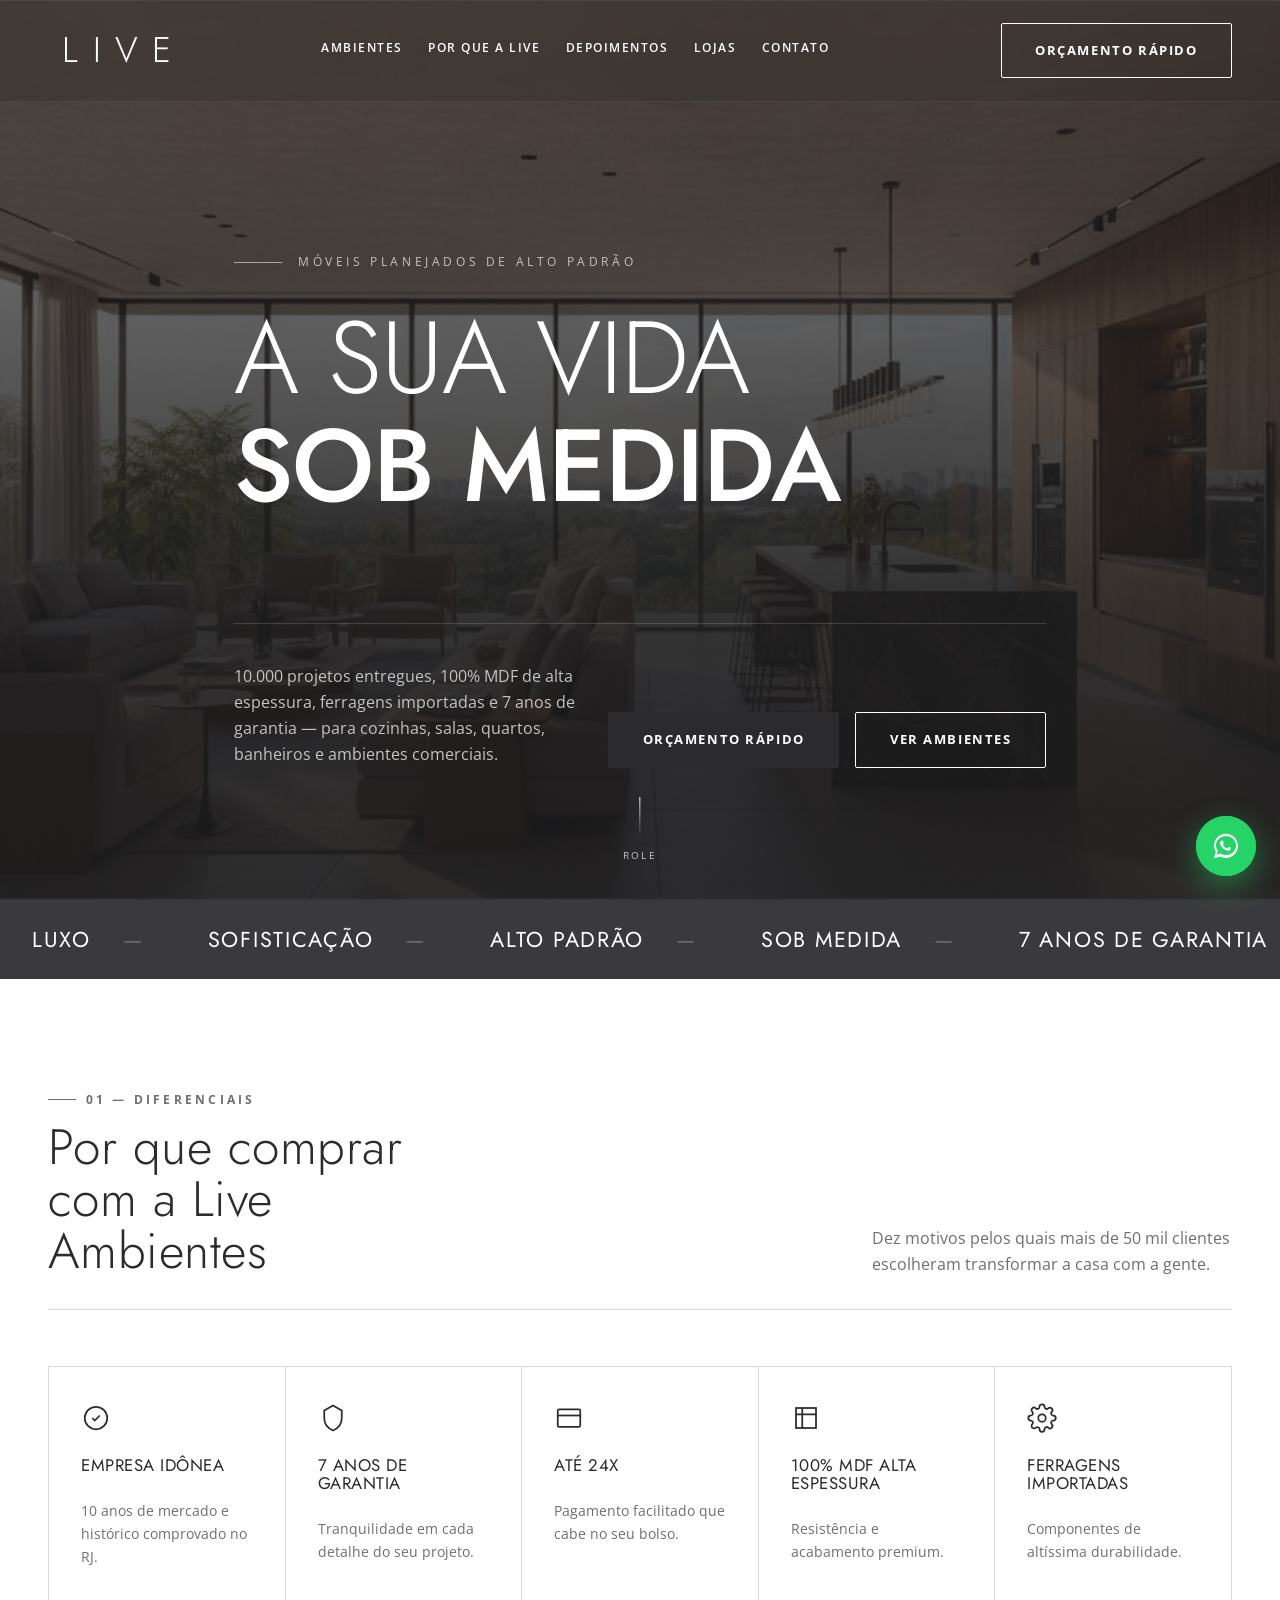
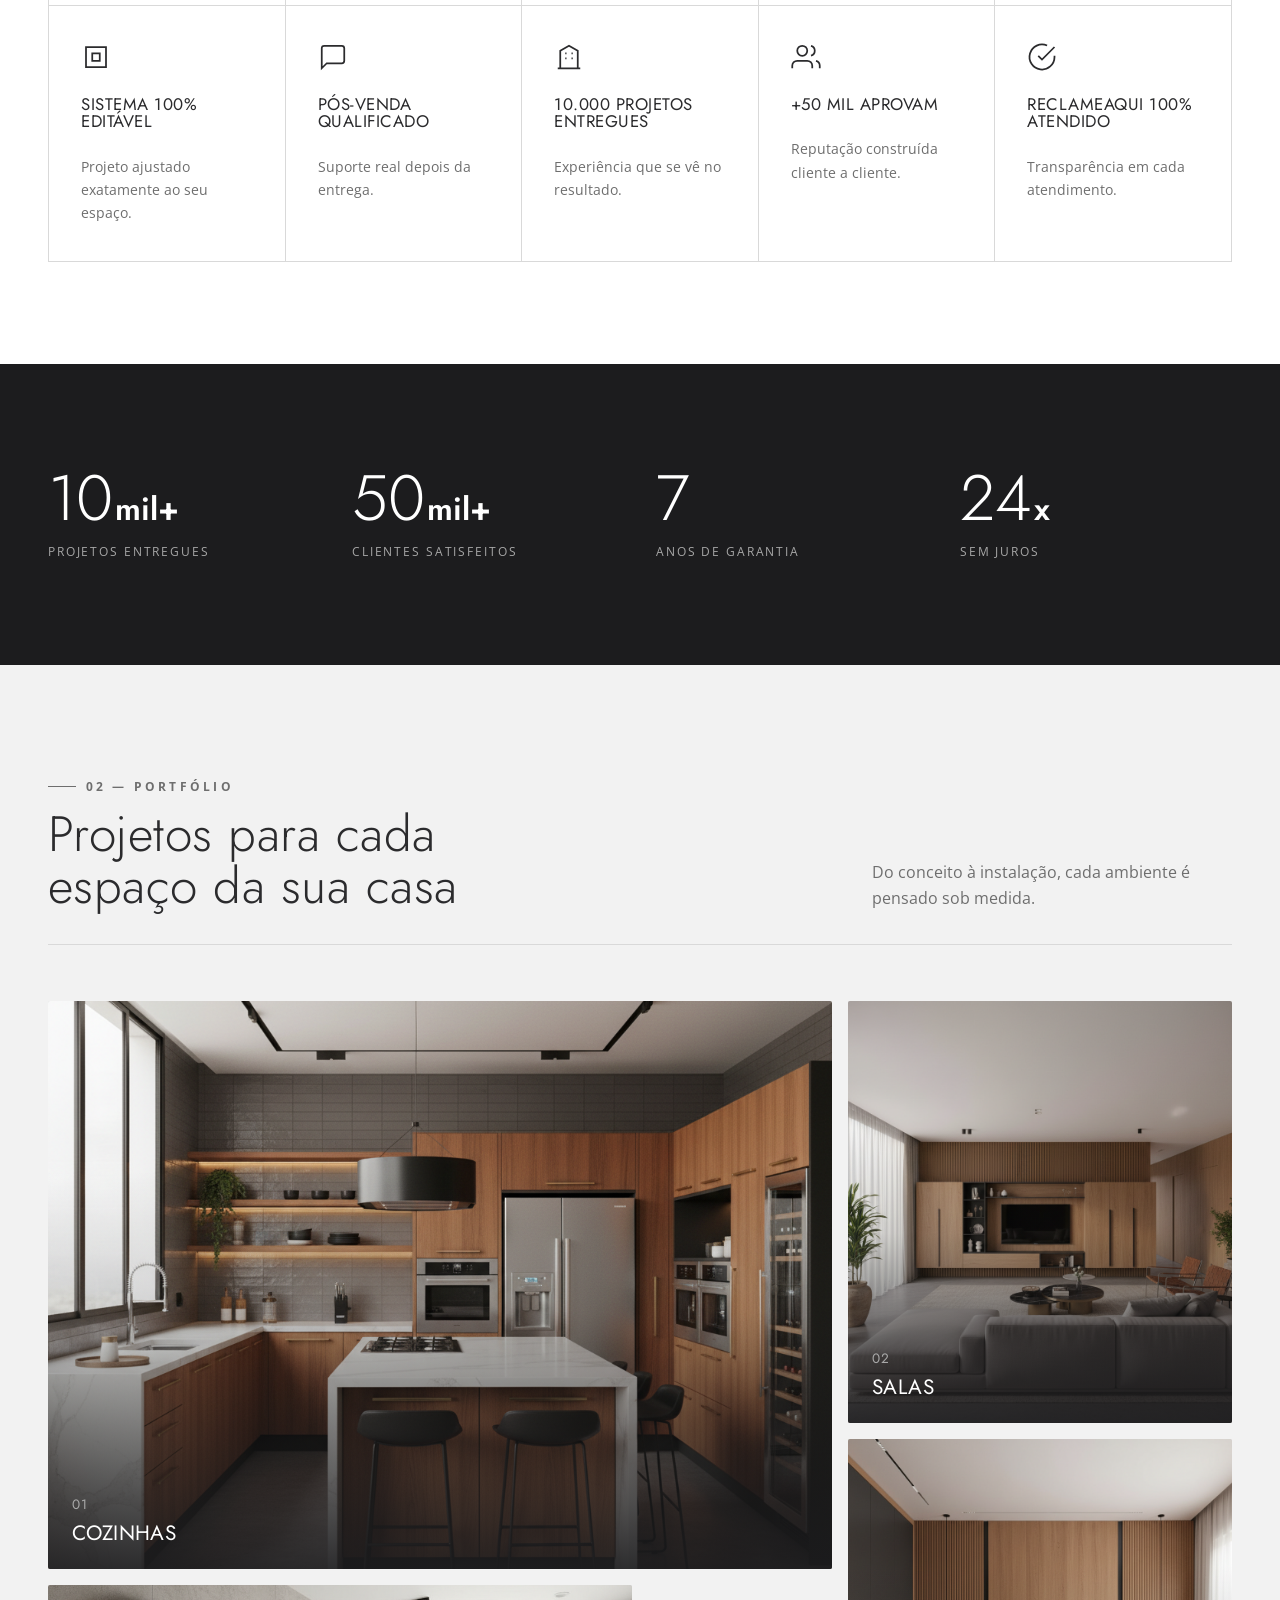
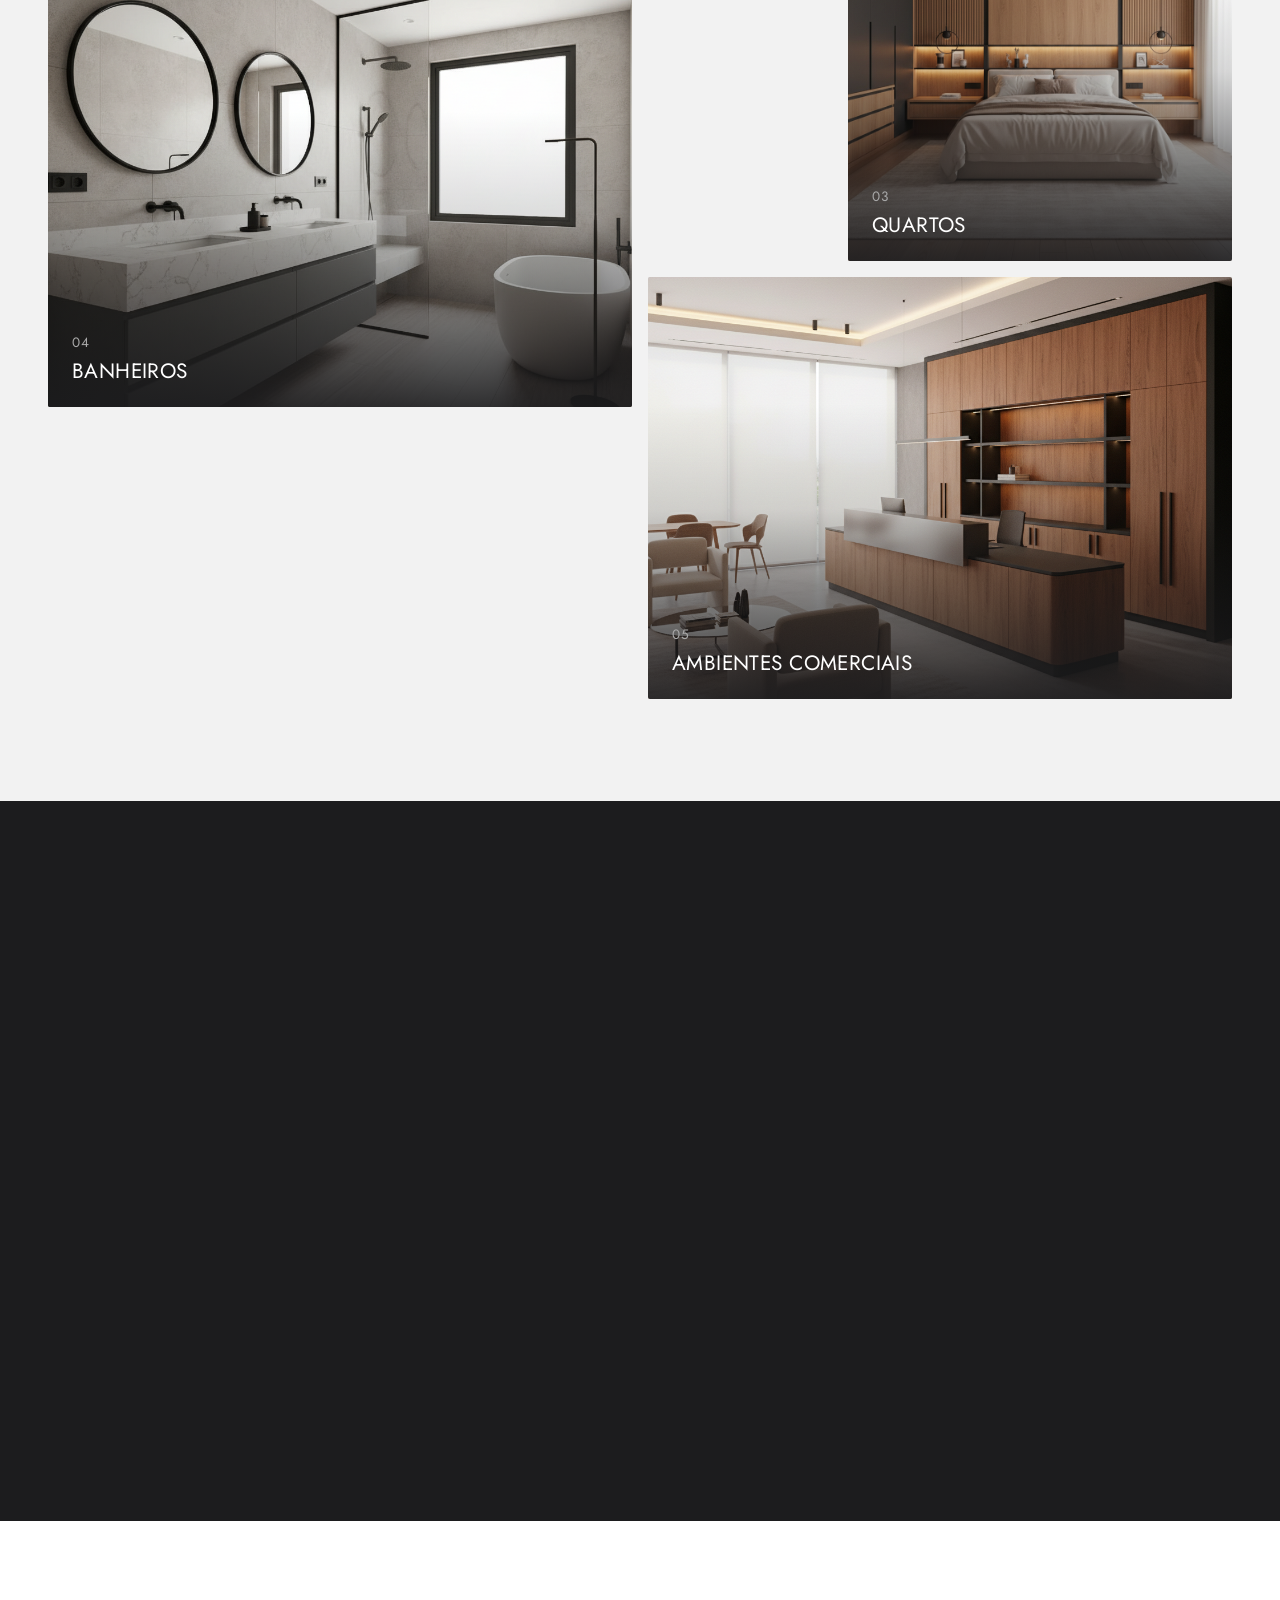
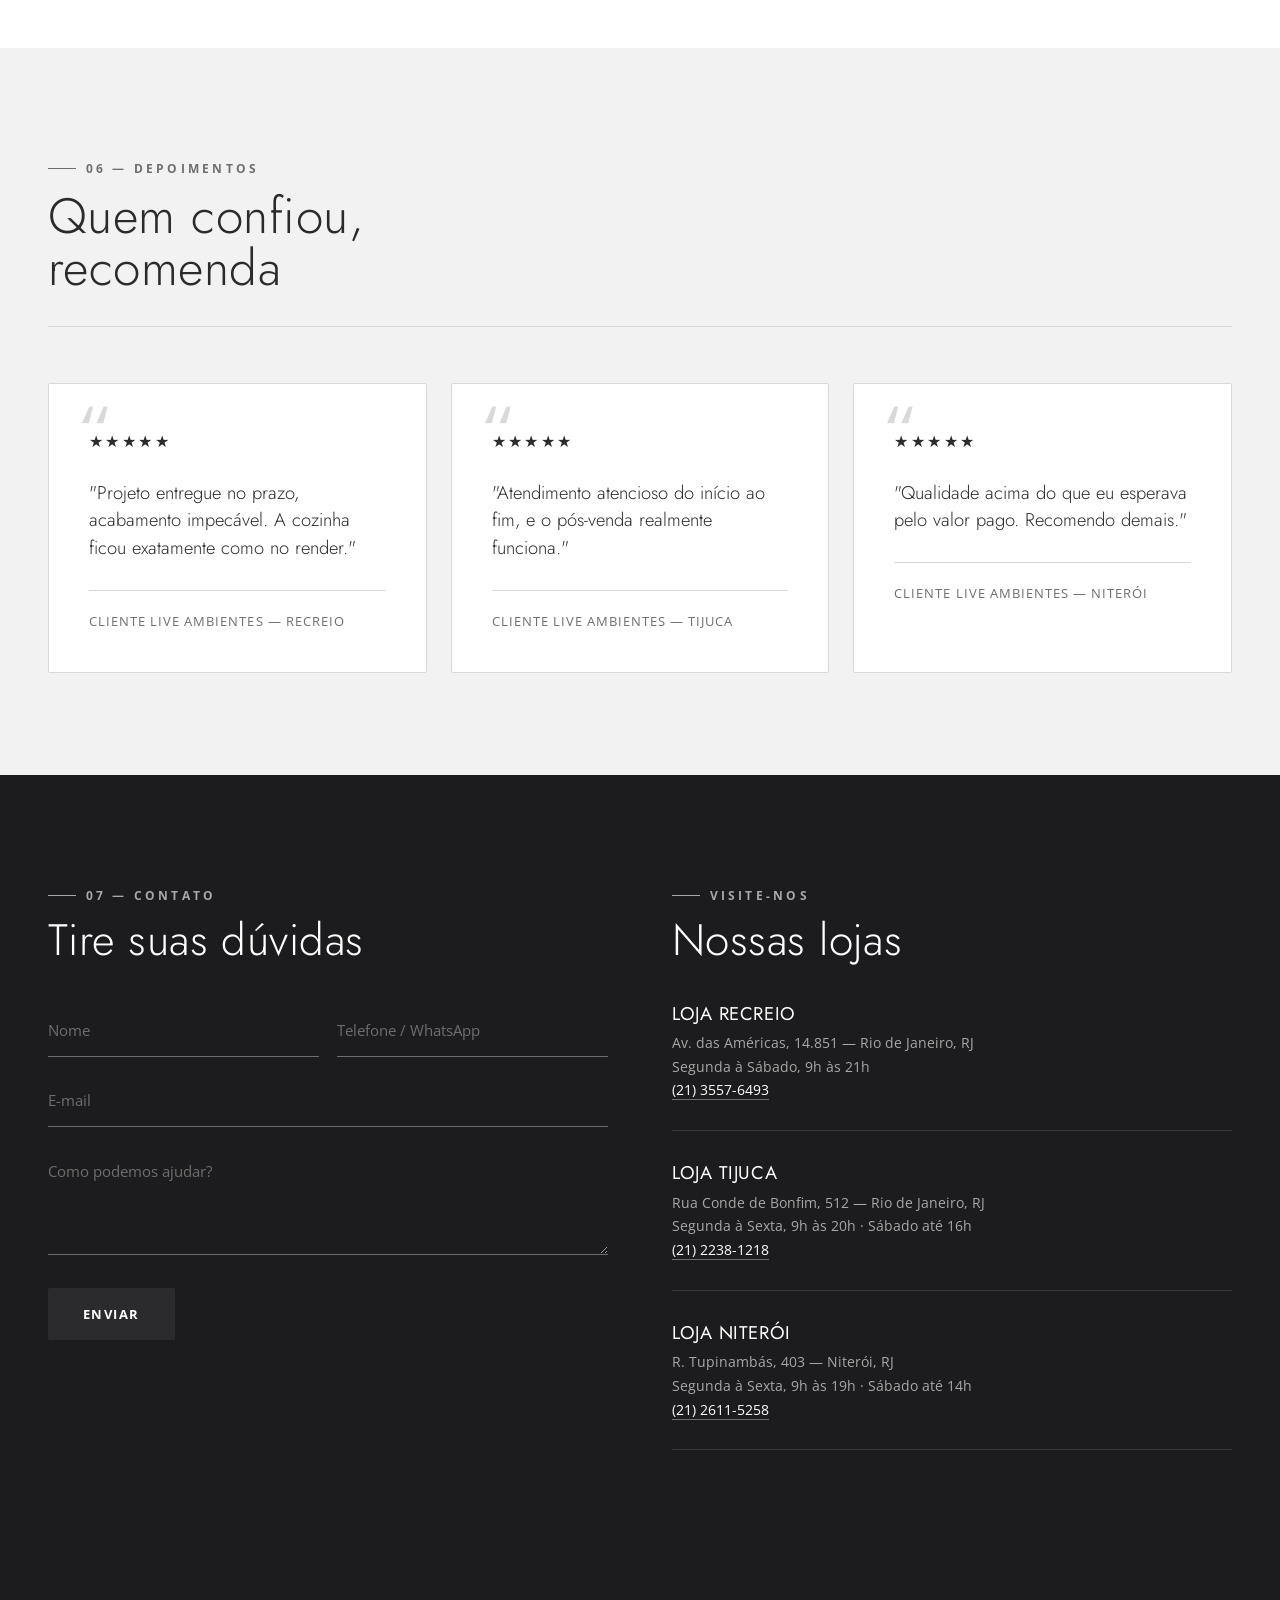
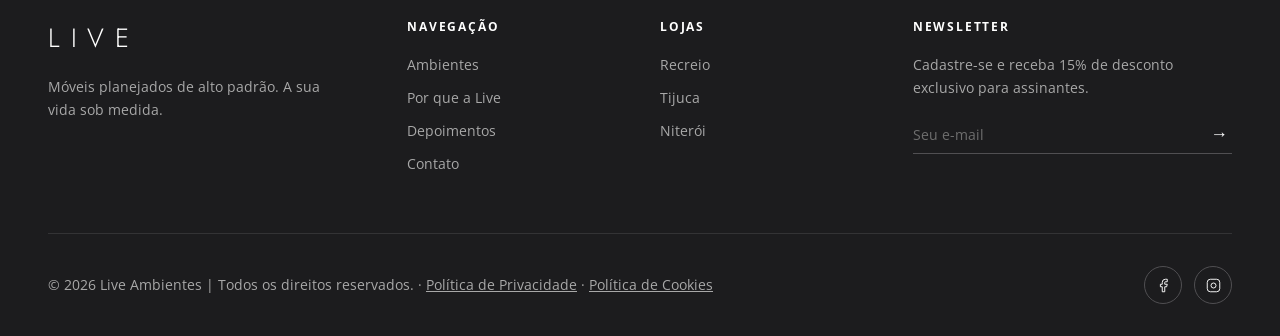
<file: site/index.html>
<!DOCTYPE html>
<html lang="pt-BR">
<head>
<meta charset="UTF-8">
<meta name="viewport" content="width=device-width, initial-scale=1.0">
<title>Live Ambientes | Móveis Planejados de Alto Padrão — RJ</title>
<meta name="description" content="A Live Ambientes fornece móveis planejados de alto padrão com 7 anos de garantia e pagamento facilitado em até 24x. Recreio, Tijuca e Niterói.">
<link rel="preconnect" href="https://fonts.googleapis.com">
<link rel="preconnect" href="https://fonts.gstatic.com" crossorigin>
<link href="https://fonts.googleapis.com/css2?family=Jost:wght@200;300;400;500&family=Open+Sans:wght@400;600;700&display=swap" rel="stylesheet">
<link rel="stylesheet" href="css/style.css?v=13">
</head>
<body>

<header class="site-header" id="siteHeader">
  <div class="container">
    <a href="#top" class="logo">LIVE</a>
    <nav class="nav-links" id="navLinks">
      <a href="#ambientes">Ambientes</a>
      <a href="#diferenciais">Por que a Live</a>
      <a href="#depoimentos">Depoimentos</a>
      <a href="#lojas">Lojas</a>
      <a href="#contato">Contato</a>
    </nav>
    <div class="nav-cta">
      <a href="#orcamento" class="btn btn-outline">Orçamento Rápido</a>
      <button class="nav-toggle" id="navToggle" aria-label="Abrir menu">
        <span></span><span></span><span></span>
      </button>
    </div>
  </div>
</header>

<main id="top">

  <!-- HERO -->
  <section class="hero">
    <img class="hero-bg" src="assets/img/hero-01.jpg" alt="" aria-hidden="true">
    <div class="container">
      <div class="hero-grid">
        <div class="reveal is-visible">
          <div class="hero-kicker"><span class="line"></span><span>Móveis planejados de alto padrão</span></div>
          <h1>A sua vida<br><em>sob medida</em></h1>
        </div>
      </div>
      <div class="hero-sub reveal is-visible reveal-delay-2">
        <p>10.000 projetos entregues, 100% MDF de alta espessura, ferragens importadas e 7 anos de garantia — para cozinhas, salas, quartos, banheiros e ambientes comerciais.</p>
        <div class="hero-actions">
          <a href="#orcamento" class="btn btn-primary">Orçamento Rápido</a>
          <a href="#ambientes" class="btn btn-outline">Ver Ambientes</a>
        </div>
      </div>
    </div>
    <div class="scroll-cue"><div class="stick"></div><span style="font-size:.65rem;letter-spacing:.2em;text-transform:uppercase;">Role</span></div>
  </section>

  <!-- MARQUEE -->
  <div class="marquee-band">
    <div class="marquee-track">
      <span>Luxo</span><span>Sofisticação</span><span>Alto Padrão</span><span>Sob Medida</span><span>7 Anos de Garantia</span>
      <span>Luxo</span><span>Sofisticação</span><span>Alto Padrão</span><span>Sob Medida</span><span>7 Anos de Garantia</span>
    </div>
  </div>

  <!-- DIFERENCIAIS -->
  <section class="section section-light" id="diferenciais">
    <div class="container">
      <div class="section-head reveal">
        <div class="heading">
          <span class="eyebrow">01 — Diferenciais</span>
          <h2>Por que comprar com a Live Ambientes</h2>
        </div>
        <p>Dez motivos pelos quais mais de 50 mil clientes escolheram transformar a casa com a gente.</p>
      </div>
      <div class="diff-grid reveal">
        <div class="diff-item"><svg viewBox="0 0 24 24"><path d="M9 12l2 2 4-4M21 12a9 9 0 11-18 0 9 9 0 0118 0z"/></svg><h3>Empresa idônea</h3><p>10 anos de mercado e histórico comprovado no RJ.</p></div>
        <div class="diff-item"><svg viewBox="0 0 24 24"><path d="M12 2l7 4v6c0 5-3.5 8.5-7 10-3.5-1.5-7-5-7-10V6l7-4z"/></svg><h3>7 anos de garantia</h3><p>Tranquilidade em cada detalhe do seu projeto.</p></div>
        <div class="diff-item"><svg viewBox="0 0 24 24"><rect x="3" y="5" width="18" height="14" rx="1"/><path d="M3 10h18"/></svg><h3>Até 24x</h3><p>Pagamento facilitado que cabe no seu bolso.</p></div>
        <div class="diff-item"><svg viewBox="0 0 24 24"><rect x="4" y="4" width="16" height="16"/><path d="M4 9h16M9 4v16"/></svg><h3>100% MDF alta espessura</h3><p>Resistência e acabamento premium.</p></div>
        <div class="diff-item"><svg viewBox="0 0 24 24"><circle cx="12" cy="12" r="3"/><path d="M19.4 15a1.7 1.7 0 00.34 1.87l.06.06a2 2 0 11-2.83 2.83l-.06-.06a1.7 1.7 0 00-1.87-.34 1.7 1.7 0 00-1 1.55V21a2 2 0 01-4 0v-.09A1.7 1.7 0 009 19.4a1.7 1.7 0 00-1.87.34l-.06.06a2 2 0 11-2.83-2.83l.06-.06A1.7 1.7 0 004.6 15a1.7 1.7 0 00-1.55-1H3a2 2 0 010-4h.09A1.7 1.7 0 004.6 9a1.7 1.7 0 00-.34-1.87l-.06-.06a2 2 0 112.83-2.83l.06.06A1.7 1.7 0 009 4.6a1.7 1.7 0 001-1.55V3a2 2 0 014 0v.09a1.7 1.7 0 001 1.55 1.7 1.7 0 001.87-.34l.06-.06a2 2 0 112.83 2.83l-.06.06A1.7 1.7 0 0019.4 9a1.7 1.7 0 001.55 1H21a2 2 0 010 4h-.09a1.7 1.7 0 00-1.51 1z"/></svg><h3>Ferragens importadas</h3><p>Componentes de altíssima durabilidade.</p></div>
        <div class="diff-item"><svg viewBox="0 0 24 24"><path d="M4 4h16v16H4z"/><path d="M9 9h6v6H9z"/></svg><h3>Sistema 100% editável</h3><p>Projeto ajustado exatamente ao seu espaço.</p></div>
        <div class="diff-item"><svg viewBox="0 0 24 24"><path d="M21 15a2 2 0 01-2 2H7l-4 4V5a2 2 0 012-2h14a2 2 0 012 2z"/></svg><h3>Pós-venda qualificado</h3><p>Suporte real depois da entrega.</p></div>
        <div class="diff-item"><svg viewBox="0 0 24 24"><path d="M3 21h18M5 21V7l7-4 7 4v14M9 9h1M9 13h1M14 9h1M14 13h1"/></svg><h3>10.000 projetos entregues</h3><p>Experiência que se vê no resultado.</p></div>
        <div class="diff-item"><svg viewBox="0 0 24 24"><path d="M17 21v-2a4 4 0 00-4-4H5a4 4 0 00-4 4v2M9 11a4 4 0 100-8 4 4 0 000 8zM23 21v-2a4 4 0 00-3-3.87M16 3.13a4 4 0 010 7.75"/></svg><h3>+50 mil aprovam</h3><p>Reputação construída cliente a cliente.</p></div>
        <div class="diff-item"><svg viewBox="0 0 24 24"><path d="M22 11.08V12a10 10 0 11-5.93-9.14"/><path d="M22 4L12 14.01l-3-3"/></svg><h3>ReclameAqui 100% atendido</h3><p>Transparência em cada atendimento.</p></div>
      </div>
    </div>
  </section>

  <!-- STATS -->
  <section class="section section-dark">
    <div class="container">
      <div class="stats-grid">
        <div class="stat reveal"><div class="num">10<sup>mil+</sup></div><div class="label">Projetos entregues</div></div>
        <div class="stat reveal reveal-delay-1"><div class="num">50<sup>mil+</sup></div><div class="label">Clientes satisfeitos</div></div>
        <div class="stat reveal reveal-delay-2"><div class="num">7</div><div class="label">Anos de garantia</div></div>
        <div class="stat reveal reveal-delay-3"><div class="num">24<sup>x</sup></div><div class="label">Sem juros</div></div>
      </div>
    </div>
  </section>

  <!-- AMBIENTES -->
  <section class="section section-tint" id="ambientes">
    <div class="container">
      <div class="section-head reveal">
        <div class="heading">
          <span class="eyebrow">02 — Portfólio</span>
          <h2>Projetos para cada espaço da sua casa</h2>
        </div>
        <p>Do conceito à instalação, cada ambiente é pensado sob medida.</p>
      </div>
      <div class="ambientes-grid reveal">
        <a class="ambiente-card large" href="ambientes/cozinhas.html">
          <img src="assets/img/cozinha-01.jpg" alt="Cozinha planejada Live Ambientes">
          <div class="content"><span class="index-num">01</span><h3>Cozinhas</h3></div>
        </a>
        <a class="ambiente-card small" href="ambientes/salas.html">
          <img src="assets/img/sala-01.jpg" alt="Sala planejada Live Ambientes">
          <div class="content"><span class="index-num">02</span><h3>Salas</h3></div>
        </a>
        <a class="ambiente-card small" href="ambientes/quartos.html">
          <img src="assets/img/quarto-01.jpg" alt="Quarto planejado Live Ambientes">
          <div class="content"><span class="index-num">03</span><h3>Quartos</h3></div>
        </a>
        <a class="ambiente-card" href="ambientes/banheiros.html">
          <img src="assets/img/banheiro-01.jpg" alt="Banheiro planejado Live Ambientes">
          <div class="content"><span class="index-num">04</span><h3>Banheiros</h3></div>
        </a>
        <a class="ambiente-card" href="ambientes/comerciais.html">
          <img src="assets/img/comercial-01.jpg" alt="Ambiente comercial planejado Live Ambientes">
          <div class="content"><span class="index-num">05</span><h3>Ambientes Comerciais</h3></div>
        </a>
      </div>
    </div>
  </section>

  <!-- DESTAQUE -->
  <section class="section section-dark">
    <div class="container">
      <div class="section-head reveal">
        <div class="heading">
          <span class="eyebrow on-dark">03 — Parceiros</span>
          <h2>Marcas que confiamos</h2>
        </div>
        <p>Ferragens, materiais e tecnologia de projeto importados dos melhores fabricantes do mundo.</p>
      </div>
      <div class="marcas-grid reveal">
        <div class="marca-card">
          <span class="marca-logo"><img src="assets/img/brands/blum.png" alt="Blum"></span>
          <span class="marca-tag">
            <svg class="marca-flag-icon" viewBox="0 0 30 20" aria-hidden="true"><rect width="30" height="20" fill="#ED2939"/><rect y="6.66" width="30" height="6.66" fill="#fff"/></svg>
            Ferragens · Áustria
          </span>
          <p class="marca-desc">Corrediças e dobradiças com fechamento suave em 100% dos nossos armários e gavetas.</p>
        </div>
        <div class="marca-card">
          <span class="marca-logo marca-logo-hettich"><img src="assets/img/brands/hettich.svg" alt="Hettich"></span>
          <span class="marca-tag">
            <svg class="marca-flag-icon" viewBox="0 0 30 20" aria-hidden="true"><rect width="30" height="6.66" fill="#000"/><rect y="6.66" width="30" height="6.66" fill="#DD0000"/><rect y="13.33" width="30" height="6.66" fill="#FFCE00"/></svg>
            Ferragens · Alemanha
          </span>
          <p class="marca-desc">Sistemas de deslizamento e elevação para portas e prateleiras de alta durabilidade.</p>
        </div>
        <div class="marca-card">
          <span class="marca-logo marca-logo-hafele"><img src="assets/img/brands/hafele.svg" alt="Häfele"></span>
          <span class="marca-tag">
            <svg class="marca-flag-icon" viewBox="0 0 30 20" aria-hidden="true"><rect width="30" height="6.66" fill="#000"/><rect y="6.66" width="30" height="6.66" fill="#DD0000"/><rect y="13.33" width="30" height="6.66" fill="#FFCE00"/></svg>
            Ferragens · Alemanha
          </span>
          <p class="marca-desc">Puxadores, iluminação embutida e acessórios técnicos para acabamento premium.</p>
        </div>
        <div class="marca-card">
          <span class="marca-logo"><img src="assets/img/brands/microban.png" alt="Microban"></span>
          <span class="marca-tag">
            <svg class="marca-flag-icon" viewBox="0 0 30 20" aria-hidden="true"><rect width="30" height="20" fill="#B22234"/><rect y="1.5" width="30" height="1.5" fill="#fff"/><rect y="4.5" width="30" height="1.5" fill="#fff"/><rect y="7.5" width="30" height="1.5" fill="#fff"/><rect y="10.5" width="30" height="1.5" fill="#fff"/><rect y="13.5" width="30" height="1.5" fill="#fff"/><rect y="16.5" width="30" height="1.5" fill="#fff"/><rect width="12" height="10.5" fill="#3C3B6E"/></svg>
            Antimicrobiano · EUA
          </span>
          <p class="marca-desc">Tecnologia aplicada ao MDF que inibe até 99% do crescimento de bactérias e fungos.</p>
        </div>
        <div class="marca-card">
          <span class="marca-logo"><img src="assets/img/brands/promob.png" alt="Promob"></span>
          <span class="marca-tag">
            <svg class="marca-flag-icon" viewBox="0 0 30 20" aria-hidden="true"><rect width="30" height="20" fill="#009739"/><polygon points="15,2.5 27.5,10 15,17.5 2.5,10" fill="#FEDD00"/><circle cx="15" cy="10" r="4" fill="#012169"/></svg>
            Software · Brasil
          </span>
          <p class="marca-desc">Projetamos cada ambiente em 3D milimetrado antes da produção, sem surpresas na instalação.</p>
        </div>
      </div>
    </div>
  </section>

  <!-- PROMOÇÕES -->
  <section class="section section-light">
    <div class="container">
      <div class="section-head reveal">
        <div class="heading">
          <span class="eyebrow">04 — Ofertas</span>
          <h2>Promoções em curso</h2>
        </div>
      </div>
      <div class="promo-grid reveal">
        <div class="promo-card">
          <span class="eyebrow">P/ assinantes</span>
          <h3>15% de desconto</h3>
          <p>Solicite aqui um cupom exclusivo para assinantes da newsletter.</p>
          <a href="#newsletter" class="btn-ghost btn">Ver promoção <span class="arrow">→</span></a>
        </div>
        <div class="promo-card">
          <span class="eyebrow">Mais vendida</span>
          <h3>Apartamento completo</h3>
          <p>A partir de R$ 21.990,00 à vista, ou em até 24x sem juros. Cozinha, quartos e banheiros planejados.</p>
          <a href="promocoes/em-breve.html" class="btn-ghost btn">Saber mais <span class="arrow">→</span></a>
        </div>
        <div class="promo-card">
          <span class="eyebrow">Tempo limitado</span>
          <h3>P/ condomínios</h3>
          <p>Solicite aqui um cupom de 30% de desconto exclusivo para moradores.</p>
          <a href="#orcamento" class="btn-ghost btn">Ver promoção <span class="arrow">→</span></a>
        </div>
      </div>
    </div>
  </section>

  <!-- ORÇAMENTO -->
  <section class="section section-light" id="orcamento">
    <div class="container">
      <div class="section-head reveal">
        <div class="heading">
          <span class="eyebrow">05 — Orçamento</span>
          <h2>Solicite seu orçamento sob medida</h2>
        </div>
        <p>Conte os detalhes do seu projeto — quanto mais informação, mais preciso é o seu orçamento.</p>
      </div>
      <form class="quote-form reveal" id="quoteForm">
        <div class="quote-grid">
          <div class="field"><input type="text" name="nome" placeholder="Nome" required></div>
          <div class="field"><input type="tel" name="telefone" placeholder="Telefone / WhatsApp" required></div>
          <div class="field"><input type="email" name="email" placeholder="E-mail" required></div>
          <div class="field">
            <select name="loja" required>
              <option value="" disabled selected>Escolha a loja</option>
              <option value="Recreio">Loja Recreio</option>
              <option value="Tijuca">Loja Tijuca</option>
              <option value="Niterói">Loja Niterói</option>
            </select>
          </div>
        </div>

        <div class="quote-rooms">
          <span class="quote-label">Cômodos de interesse</span>
          <div class="quote-checks">
            <label class="quote-check"><input type="checkbox" name="comodos" value="Cozinha"><span>Cozinha</span></label>
            <label class="quote-check"><input type="checkbox" name="comodos" value="Sala"><span>Sala</span></label>
            <label class="quote-check"><input type="checkbox" name="comodos" value="Quarto"><span>Quarto</span></label>
            <label class="quote-check"><input type="checkbox" name="comodos" value="Banheiro"><span>Banheiro</span></label>
            <label class="quote-check"><input type="checkbox" name="comodos" value="Comercial"><span>Ambiente Comercial</span></label>
          </div>
        </div>

        <div class="field"><textarea name="detalhes" placeholder="Conte mais detalhes do seu projeto: metragem, prazo, referências..."></textarea></div>

        <div class="field">
          <label class="quote-file" for="quotePlanta">
            <span class="quote-file-label">Anexar planta (opcional)</span>
            <span class="quote-file-name" id="quotePlantaName">Nenhum arquivo selecionado</span>
          </label>
          <input type="file" id="quotePlanta" name="planta" accept=".pdf,.jpg,.jpeg,.png,.dwg" hidden>
        </div>

        <button type="submit" class="btn btn-primary" style="width:fit-content;">Solicitar Orçamento</button>
      </form>
    </div>
  </section>

  <!-- DEPOIMENTOS -->
  <section class="section section-tint" id="depoimentos">
    <div class="container">
      <div class="section-head reveal">
        <div class="heading">
          <span class="eyebrow">06 — Depoimentos</span>
          <h2>Quem confiou, recomenda</h2>
        </div>
      </div>
      <div class="testimonial-track reveal">
        <div class="testimonial-card">
          <div class="stars">★★★★★</div>
          <p class="quote">"Projeto entregue no prazo, acabamento impecável. A cozinha ficou exatamente como no render."</p>
          <div class="author">Cliente Live Ambientes — Recreio</div>
        </div>
        <div class="testimonial-card">
          <div class="stars">★★★★★</div>
          <p class="quote">"Atendimento atencioso do início ao fim, e o pós-venda realmente funciona."</p>
          <div class="author">Cliente Live Ambientes — Tijuca</div>
        </div>
        <div class="testimonial-card">
          <div class="stars">★★★★★</div>
          <p class="quote">"Qualidade acima do que eu esperava pelo valor pago. Recomendo demais."</p>
          <div class="author">Cliente Live Ambientes — Niterói</div>
        </div>
      </div>
    </div>
  </section>

  <!-- CONTATO / LOJAS -->
  <section class="section section-dark" id="contato">
    <div class="container contato-grid">
      <div class="reveal">
        <span class="eyebrow on-dark">07 — Contato</span>
        <h2 style="margin:0.75rem 0 2.5rem;font-size:clamp(2rem,3.5vw,2.75rem);">Tire suas dúvidas</h2>
        <form class="contact-form" id="contactForm">
          <div class="row">
            <div class="field"><input type="text" name="nome" placeholder="Nome" required></div>
            <div class="field"><input type="tel" name="telefone" placeholder="Telefone / WhatsApp" required></div>
          </div>
          <div class="field"><input type="email" name="email" placeholder="E-mail"></div>
          <div class="field"><textarea name="mensagem" placeholder="Como podemos ajudar?"></textarea></div>
          <button type="submit" class="btn btn-primary" style="width:fit-content;margin-top:0.5rem;">Enviar</button>
        </form>
      </div>
      <div class="reveal reveal-delay-2" id="lojas">
        <span class="eyebrow on-dark">Visite-nos</span>
        <h2 style="margin:0.75rem 0 2.5rem;font-size:clamp(2rem,3.5vw,2.75rem);">Nossas lojas</h2>
        <div class="lojas-list">
          <div class="loja-item">
            <h4>Loja Recreio</h4>
            <p>Av. das Américas, 14.851 — Rio de Janeiro, RJ</p>
            <p>Segunda à Sábado, 9h às 21h</p>
            <p><a href="tel:+552135576493">(21) 3557-6493</a></p>
          </div>
          <div class="loja-item">
            <h4>Loja Tijuca</h4>
            <p>Rua Conde de Bonfim, 512 — Rio de Janeiro, RJ</p>
            <p>Segunda à Sexta, 9h às 20h · Sábado até 16h</p>
            <p><a href="tel:+552122381218">(21) 2238-1218</a></p>
          </div>
          <div class="loja-item">
            <h4>Loja Niterói</h4>
            <p>R. Tupinambás, 403 — Niterói, RJ</p>
            <p>Segunda à Sexta, 9h às 19h · Sábado até 14h</p>
            <p><a href="tel:+552126115258">(21) 2611-5258</a></p>
          </div>
        </div>
      </div>
    </div>
  </section>

</main>

<footer class="site-footer">
  <div class="container">
    <div class="footer-top">
      <div>
        <a href="#top" class="logo" style="color:var(--c-0);">LIVE</a>
        <p>Móveis planejados de alto padrão. A sua vida sob medida.</p>
      </div>
      <div class="footer-col">
        <h5>Navegação</h5>
        <a href="#ambientes">Ambientes</a>
        <a href="#diferenciais">Por que a Live</a>
        <a href="#depoimentos">Depoimentos</a>
        <a href="#contato">Contato</a>
      </div>
      <div class="footer-col">
        <h5>Lojas</h5>
        <a href="#lojas">Recreio</a>
        <a href="#lojas">Tijuca</a>
        <a href="#lojas">Niterói</a>
      </div>
      <div class="footer-col" id="newsletter">
        <h5>Newsletter</h5>
        <p style="color:var(--c-400);font-size:0.85rem;margin-bottom:1rem;">Cadastre-se e receba 15% de desconto exclusivo para assinantes.</p>
        <form class="newsletter-form" id="newsletterForm">
          <input type="email" name="email" placeholder="Seu e-mail" required>
          <button type="submit" aria-label="Assinar">→</button>
        </form>
      </div>
    </div>
    <div class="footer-inner">
      <span>&copy; 2026 Live Ambientes | Todos os direitos reservados. · <a href="politica-de-privacidade.html" style="text-decoration:underline;">Política de Privacidade</a> · <a href="politica-de-cookies.html" style="text-decoration:underline;">Política de Cookies</a></span>
      <div class="social-links">
        <a href="https://www.facebook.com/liveplanejados" aria-label="Facebook" target="_blank" rel="noopener">
          <svg viewBox="0 0 24 24"><path d="M18 2h-3a5 5 0 00-5 5v3H7v4h3v8h4v-8h3l1-4h-4V7a1 1 0 011-1h3z"/></svg>
        </a>
        <a href="https://instagram.com/liveambientes" aria-label="Instagram" target="_blank" rel="noopener">
          <svg viewBox="0 0 24 24"><rect x="2" y="2" width="20" height="20" rx="5"/><circle cx="12" cy="12" r="4"/><path d="M17.5 6.5h.01"/></svg>
        </a>
      </div>
    </div>
  </div>
</footer>

<!-- WHATSAPP FLUTUANTE -->
<div class="whatsapp-widget" id="whatsappWidget">
  <div class="whatsapp-menu" id="whatsappMenu">
    <span class="whatsapp-menu-title">Fale com uma loja</span>
    <a class="whatsapp-menu-item" target="_blank" rel="noopener" href="https://wa.me/5521981682364?text=Ol%C3%A1%2C%20vim%20pelo%20site%20e%20quero%20falar%20com%20a%20Loja%20Recreio">
      <span>Loja Recreio</span><span class="arrow">→</span>
    </a>
    <a class="whatsapp-menu-item" target="_blank" rel="noopener" href="https://wa.me/5521995611579?text=Ol%C3%A1%2C%20vim%20pelo%20site%20e%20quero%20falar%20com%20a%20Loja%20Tijuca">
      <span>Loja Tijuca</span><span class="arrow">→</span>
    </a>
    <a class="whatsapp-menu-item" target="_blank" rel="noopener" href="https://wa.me/5521977207996?text=Ol%C3%A1%2C%20vim%20pelo%20site%20e%20quero%20falar%20com%20a%20Loja%20Niter%C3%B3i">
      <span>Loja Niterói</span><span class="arrow">→</span>
    </a>
  </div>
  <button class="whatsapp-btn" id="whatsappBtn" aria-label="Falar no WhatsApp">
    <span class="whatsapp-ping"></span>
    <svg viewBox="0 0 32 32"><path d="M16 3C9 3 3.3 8.6 3.3 15.5c0 2.5.7 4.8 1.9 6.8L3 29l7-1.9c1.9 1 4 1.6 6 1.6 7 0 12.7-5.6 12.7-12.5C28.7 8.6 23 3 16 3zm0 22.7c-1.9 0-3.7-.5-5.3-1.4l-.4-.2-4.2 1.1 1.1-4-.3-.4a10.1 10.1 0 01-1.6-5.4C5.3 9.9 10 5.3 16 5.3s10.7 4.6 10.7 10.2S22 25.7 16 25.7z"/><path d="M21.6 18.1c-.3-.2-1.9-.9-2.2-1-.3-.1-.5-.2-.7.2s-.8 1-1 1.2c-.2.2-.4.2-.7.1-.3-.2-1.3-.5-2.5-1.5-.9-.8-1.5-1.8-1.7-2.1-.2-.3 0-.5.1-.6.1-.1.3-.4.4-.5.1-.2.2-.3.3-.5.1-.2 0-.4 0-.5s-.7-1.6-.9-2.2c-.2-.5-.5-.5-.7-.5h-.6c-.2 0-.5.1-.8.4-.3.3-1 1-1 2.4s1 2.8 1.2 3c.1.2 2 3 4.8 4.3.7.3 1.2.5 1.6.6.7.2 1.3.2 1.8.1.5-.1 1.6-.6 1.8-1.3.2-.6.2-1.2.2-1.3-.1-.1-.3-.2-.6-.3z"/></svg>
  </button>
</div>

<script src="js/main.js?v=2"></script>
</body>
</html>
</file>
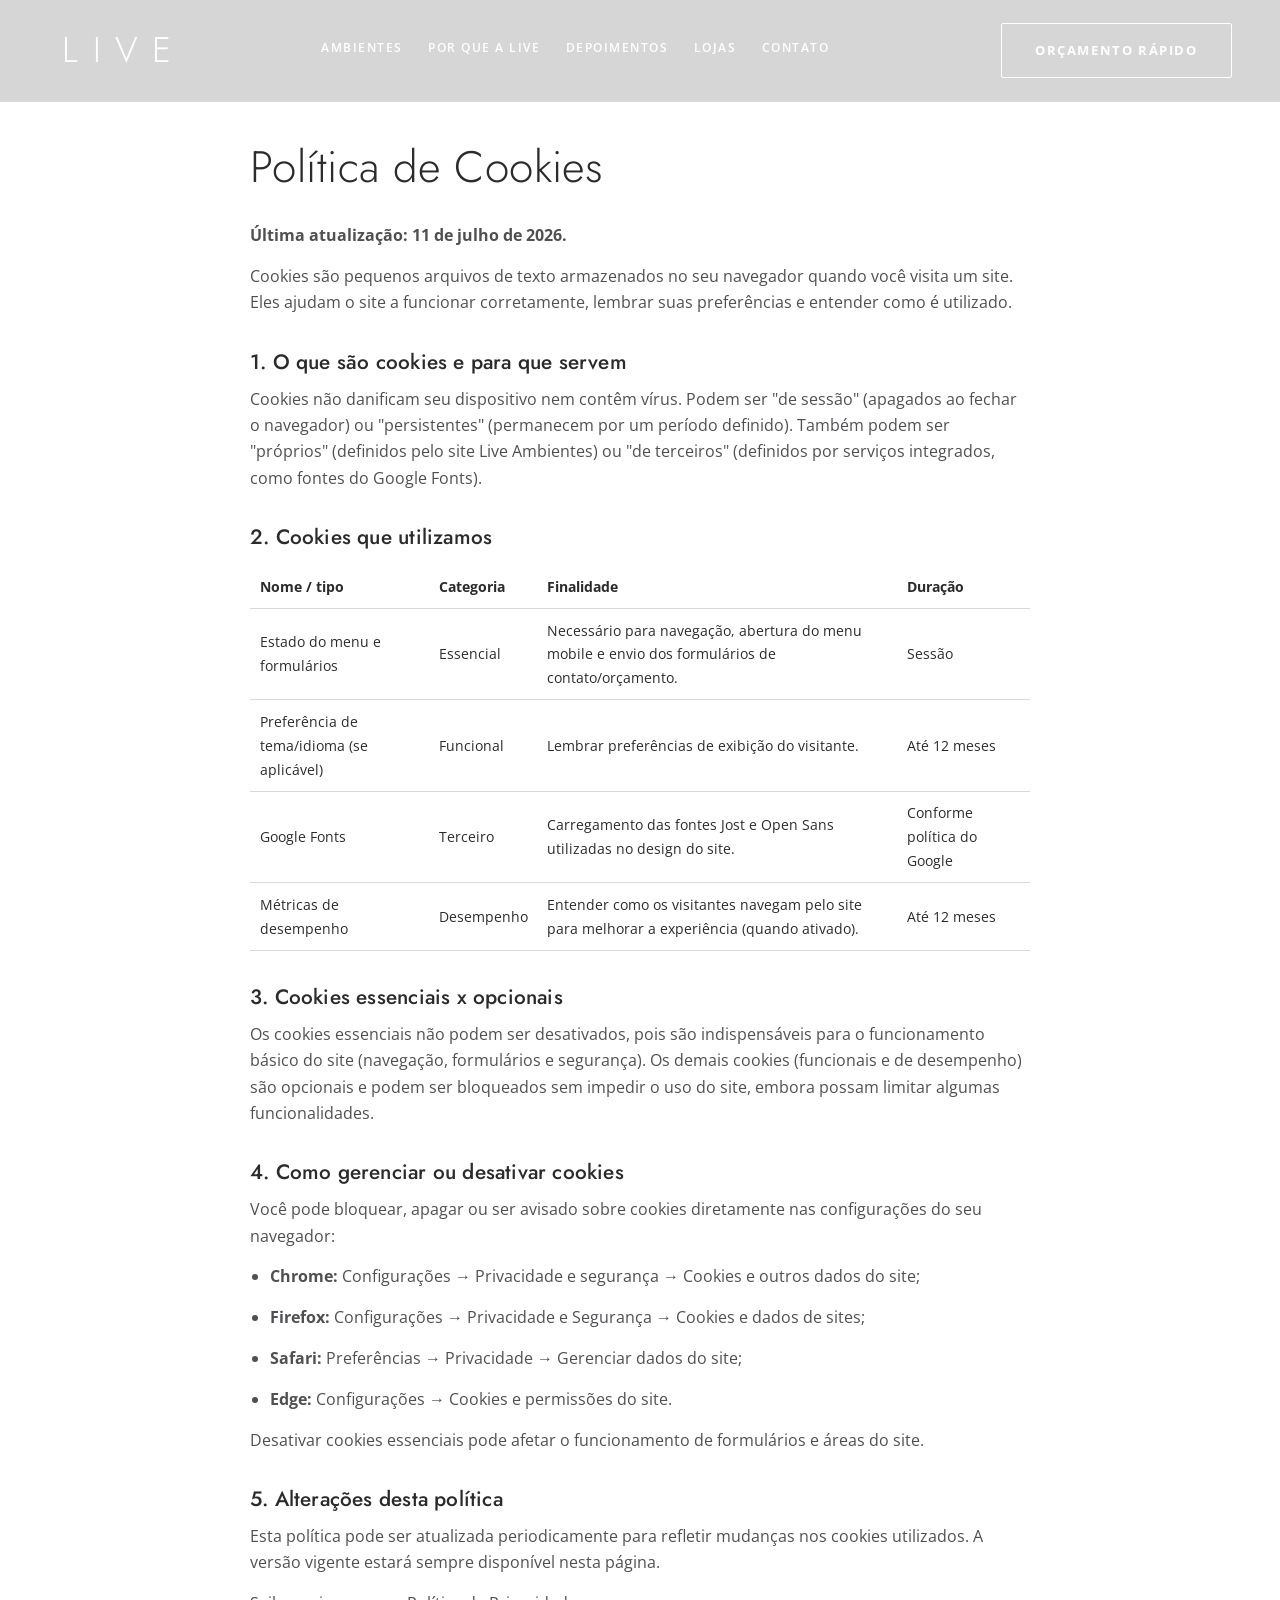
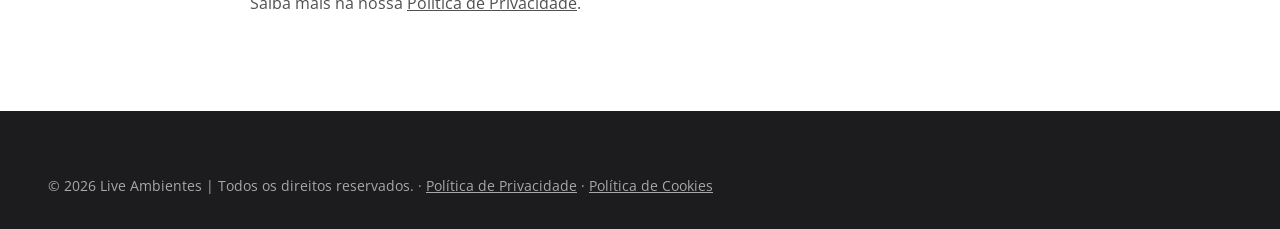
<file: politica-de-cookies.html>
<!DOCTYPE html>
<html lang="pt-BR">
<head>
<meta charset="UTF-8">
<meta name="viewport" content="width=device-width, initial-scale=1.0">
<title>Política de Cookies | Live Ambientes</title>
<link rel="preconnect" href="https://fonts.googleapis.com">
<link rel="preconnect" href="https://fonts.gstatic.com" crossorigin>
<link href="https://fonts.googleapis.com/css2?family=Jost:wght@200;300;400;500&family=Open+Sans:wght@400;600;700&display=swap" rel="stylesheet">
<link rel="icon" href="assets/favicon.svg" type="image/svg+xml">
<link rel="icon" href="assets/favicon.ico" sizes="any">
<link rel="apple-touch-icon" href="assets/apple-touch-icon.png">
<link rel="stylesheet" href="css/style.css?v=20">
<style>
  .legal { padding: 9rem 0 5rem; max-width: 780px; }
  .legal h1 { font-size: clamp(2rem,4vw,2.75rem); margin-bottom: 2rem; }
  .legal h2 { font-size: 1.3rem; font-weight: 500; margin: 2.25rem 0 0.75rem; }
  .legal p, .legal li { color: var(--c-700); margin-bottom: 0.9rem; }
  .legal ul { padding-left: 1.25rem; list-style: disc; }
  .legal table { width: 100%; border-collapse: collapse; margin: 1rem 0; }
  .legal th, .legal td { text-align: left; padding: 0.6rem; border-bottom: 1px solid var(--c-200); font-size: 0.9rem; }
  .legal a { text-decoration: underline; }
</style>
</head>
<body>

<header class="site-header" id="siteHeader">
  <div class="container">
    <a href="index.html" class="logo">LIVE</a>
    <nav class="nav-links" id="navLinks">
      <a href="index.html#ambientes">Ambientes</a>
      <a href="index.html#diferenciais">Por que a Live</a>
      <a href="index.html#depoimentos">Depoimentos</a>
      <a href="index.html#lojas">Lojas</a>
      <a href="index.html#contato">Contato</a>
    </nav>
    <div class="nav-cta">
      <a href="index.html#orcamento" class="btn btn-outline">Orçamento Rápido</a>
      <button class="nav-toggle" id="navToggle" aria-label="Abrir menu">
        <span></span><span></span><span></span>
      </button>
    </div>
  </div>
</header>

<main>
  <div class="container legal">
    <h1>Política de Cookies</h1>
    <p><strong>Última atualização: 11 de julho de 2026.</strong></p>
    <p>Cookies são pequenos arquivos de texto armazenados no seu navegador quando você visita um site. Eles ajudam o site a funcionar corretamente, lembrar suas preferências e entender como é utilizado.</p>

    <h2>1. O que são cookies e para que servem</h2>
    <p>Cookies não danificam seu dispositivo nem contêm vírus. Podem ser "de sessão" (apagados ao fechar o navegador) ou "persistentes" (permanecem por um período definido). Também podem ser "próprios" (definidos pelo site Live Ambientes) ou "de terceiros" (definidos por serviços integrados, como fontes do Google Fonts).</p>

    <h2>2. Cookies que utilizamos</h2>
    <table>
      <tr><th>Nome / tipo</th><th>Categoria</th><th>Finalidade</th><th>Duração</th></tr>
      <tr><td>Estado do menu e formulários</td><td>Essencial</td><td>Necessário para navegação, abertura do menu mobile e envio dos formulários de contato/orçamento.</td><td>Sessão</td></tr>
      <tr><td>Preferência de tema/idioma (se aplicável)</td><td>Funcional</td><td>Lembrar preferências de exibição do visitante.</td><td>Até 12 meses</td></tr>
      <tr><td>Google Fonts</td><td>Terceiro</td><td>Carregamento das fontes Jost e Open Sans utilizadas no design do site.</td><td>Conforme política do Google</td></tr>
      <tr><td>Métricas de desempenho</td><td>Desempenho</td><td>Entender como os visitantes navegam pelo site para melhorar a experiência (quando ativado).</td><td>Até 12 meses</td></tr>
    </table>

    <h2>3. Cookies essenciais x opcionais</h2>
    <p>Os cookies essenciais não podem ser desativados, pois são indispensáveis para o funcionamento básico do site (navegação, formulários e segurança). Os demais cookies (funcionais e de desempenho) são opcionais e podem ser bloqueados sem impedir o uso do site, embora possam limitar algumas funcionalidades.</p>

    <h2>4. Como gerenciar ou desativar cookies</h2>
    <p>Você pode bloquear, apagar ou ser avisado sobre cookies diretamente nas configurações do seu navegador:</p>
    <ul>
      <li><strong>Chrome:</strong> Configurações → Privacidade e segurança → Cookies e outros dados do site;</li>
      <li><strong>Firefox:</strong> Configurações → Privacidade e Segurança → Cookies e dados de sites;</li>
      <li><strong>Safari:</strong> Preferências → Privacidade → Gerenciar dados do site;</li>
      <li><strong>Edge:</strong> Configurações → Cookies e permissões do site.</li>
    </ul>
    <p>Desativar cookies essenciais pode afetar o funcionamento de formulários e áreas do site.</p>

    <h2>5. Alterações desta política</h2>
    <p>Esta política pode ser atualizada periodicamente para refletir mudanças nos cookies utilizados. A versão vigente estará sempre disponível nesta página.</p>

    <p>Saiba mais na nossa <a href="politica-de-privacidade.html">Política de Privacidade</a>.</p>
  </div>
</main>

<footer class="site-footer">
  <div class="container">
    <div class="footer-inner">
      <span>&copy; 2026 Live Ambientes | Todos os direitos reservados. · <a href="politica-de-privacidade.html" style="text-decoration:underline;">Política de Privacidade</a> · <a href="politica-de-cookies.html" style="text-decoration:underline;">Política de Cookies</a></span>
    </div>
  </div>
</footer>

<script src="js/main.js?v=7"></script>
</body>
</html>
</file>
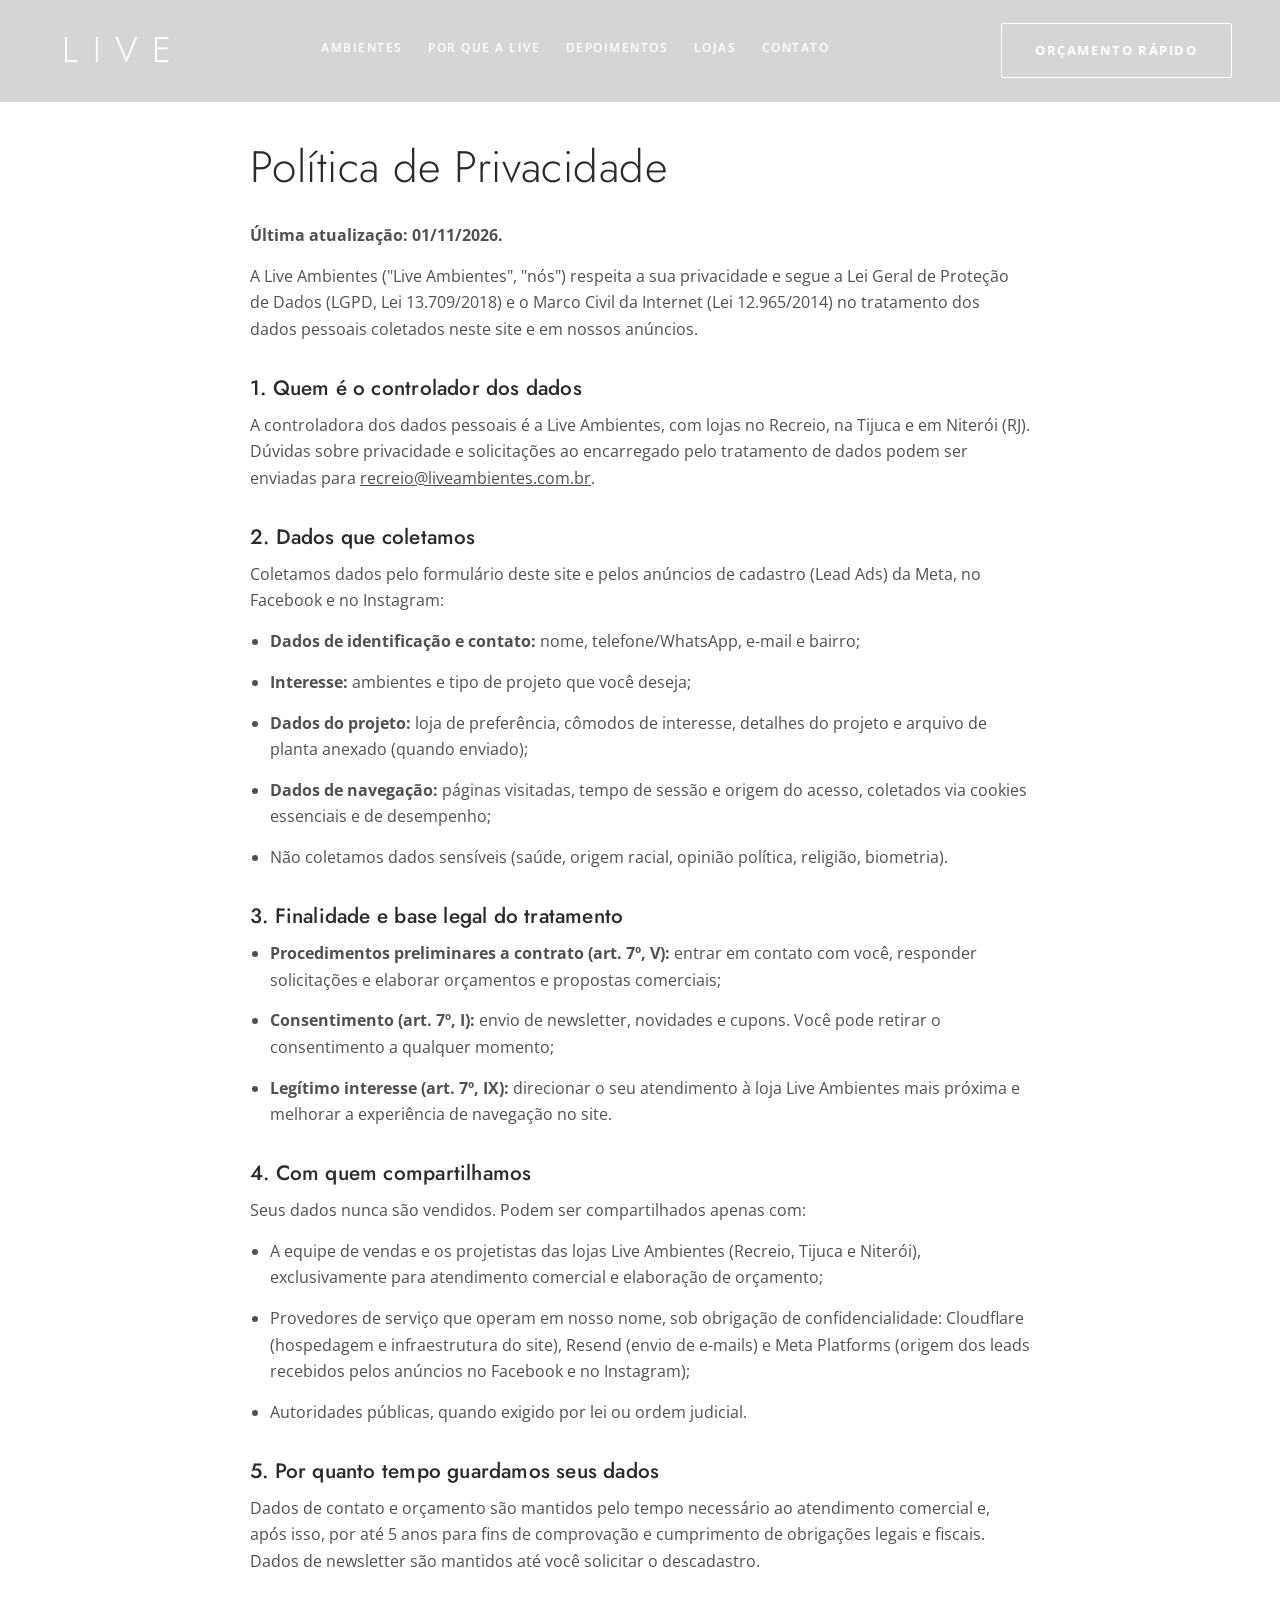
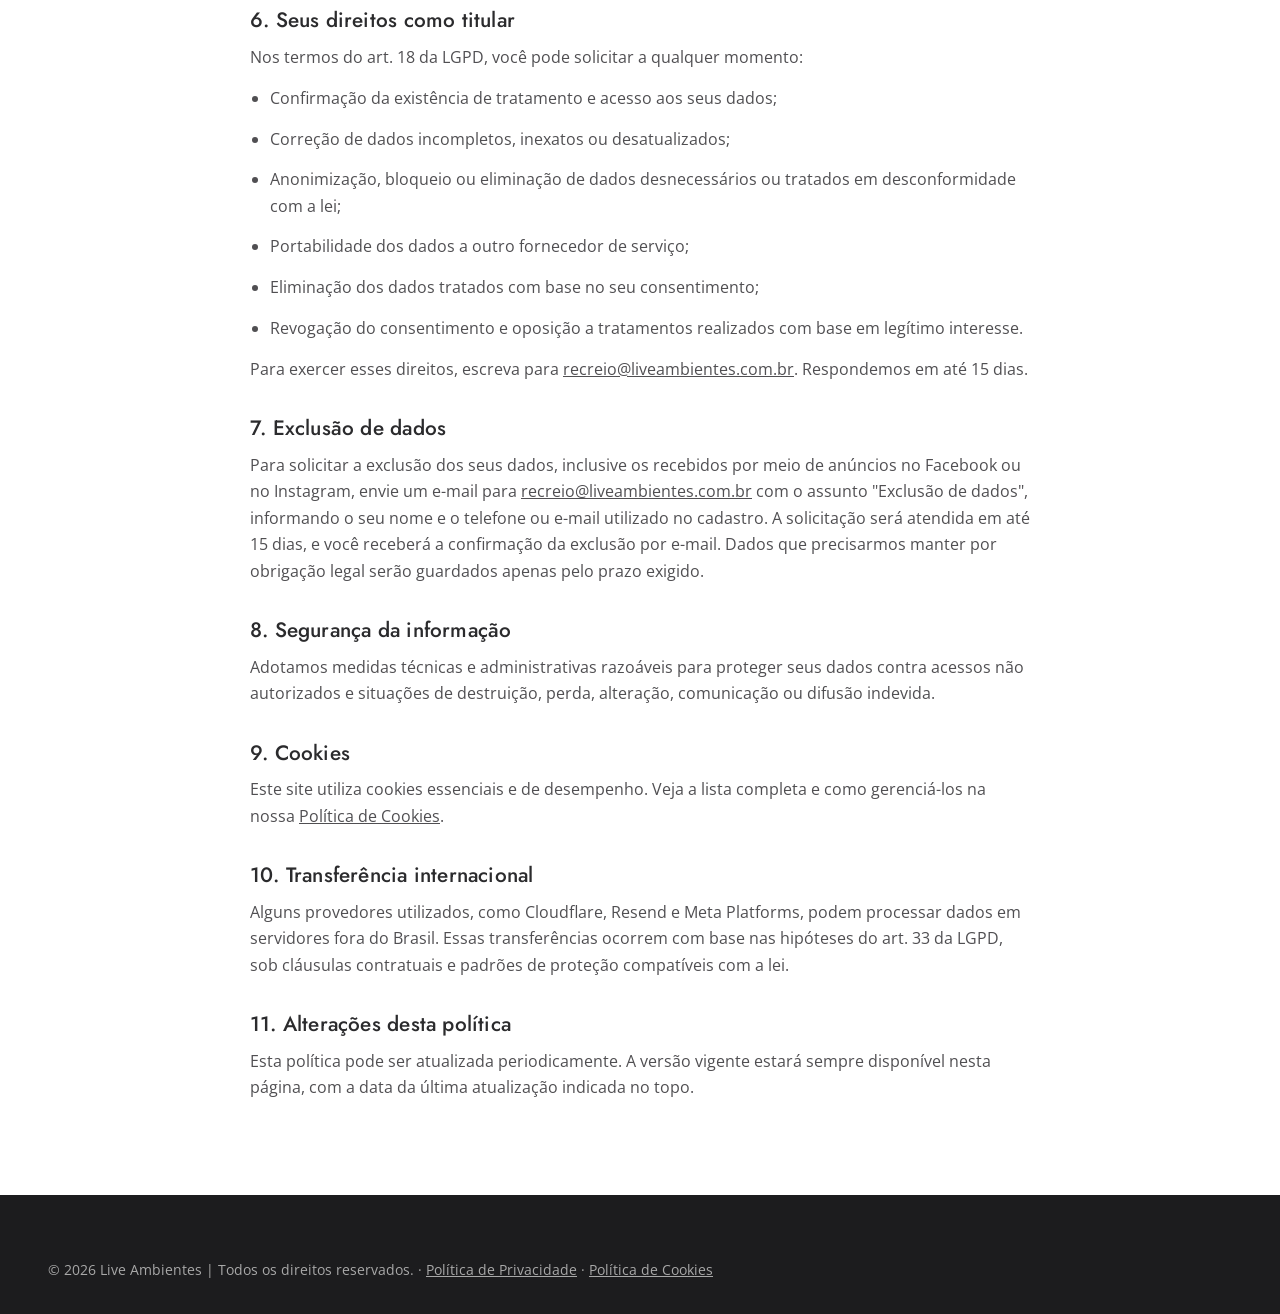
<file: politica-de-privacidade.html>
<!DOCTYPE html>
<html lang="pt-BR">
<head>
<meta charset="UTF-8">
<meta name="viewport" content="width=device-width, initial-scale=1.0">
<title>Política de Privacidade | Live Ambientes</title>
<link rel="preconnect" href="https://fonts.googleapis.com">
<link rel="preconnect" href="https://fonts.gstatic.com" crossorigin>
<link href="https://fonts.googleapis.com/css2?family=Jost:wght@200;300;400;500&family=Open+Sans:wght@400;600;700&display=swap" rel="stylesheet">
<link rel="icon" href="assets/favicon.svg" type="image/svg+xml">
<link rel="icon" href="assets/favicon.ico" sizes="any">
<link rel="apple-touch-icon" href="assets/apple-touch-icon.png">
<link rel="stylesheet" href="css/style.css?v=20">
<style>
  .legal { padding: 9rem 0 5rem; max-width: 780px; }
  .legal h1 { font-size: clamp(2rem,4vw,2.75rem); margin-bottom: 2rem; }
  .legal h2 { font-size: 1.3rem; font-weight: 500; margin: 2.25rem 0 0.75rem; }
  .legal p, .legal li { color: var(--c-700); margin-bottom: 0.9rem; }
  .legal ul { padding-left: 1.25rem; list-style: disc; }
  .legal a { text-decoration: underline; }
</style>
</head>
<body>

<header class="site-header" id="siteHeader">
  <div class="container">
    <a href="index.html" class="logo">LIVE</a>
    <nav class="nav-links" id="navLinks">
      <a href="index.html#ambientes">Ambientes</a>
      <a href="index.html#diferenciais">Por que a Live</a>
      <a href="index.html#depoimentos">Depoimentos</a>
      <a href="index.html#lojas">Lojas</a>
      <a href="index.html#contato">Contato</a>
    </nav>
    <div class="nav-cta">
      <a href="index.html#orcamento" class="btn btn-outline">Orçamento Rápido</a>
      <button class="nav-toggle" id="navToggle" aria-label="Abrir menu">
        <span></span><span></span><span></span>
      </button>
    </div>
  </div>
</header>

<main>
  <div class="container legal">
    <h1>Política de Privacidade</h1>
    <p><strong>Última atualização: 01/11/2026.</strong></p>
    <p>A Live Ambientes ("Live Ambientes", "nós") respeita a sua privacidade e segue a Lei Geral de Proteção de Dados (LGPD, Lei 13.709/2018) e o Marco Civil da Internet (Lei 12.965/2014) no tratamento dos dados pessoais coletados neste site e em nossos anúncios.</p>

    <h2>1. Quem é o controlador dos dados</h2>
    <p>A controladora dos dados pessoais é a Live Ambientes, com lojas no Recreio, na Tijuca e em Niterói (RJ). Dúvidas sobre privacidade e solicitações ao encarregado pelo tratamento de dados podem ser enviadas para <a href="mailto:recreio@liveambientes.com.br">recreio@liveambientes.com.br</a>.</p>

    <h2>2. Dados que coletamos</h2>
    <p>Coletamos dados pelo formulário deste site e pelos anúncios de cadastro (Lead Ads) da Meta, no Facebook e no Instagram:</p>
    <ul>
      <li><strong>Dados de identificação e contato:</strong> nome, telefone/WhatsApp, e-mail e bairro;</li>
      <li><strong>Interesse:</strong> ambientes e tipo de projeto que você deseja;</li>
      <li><strong>Dados do projeto:</strong> loja de preferência, cômodos de interesse, detalhes do projeto e arquivo de planta anexado (quando enviado);</li>
      <li><strong>Dados de navegação:</strong> páginas visitadas, tempo de sessão e origem do acesso, coletados via cookies essenciais e de desempenho;</li>
      <li>Não coletamos dados sensíveis (saúde, origem racial, opinião política, religião, biometria).</li>
    </ul>

    <h2>3. Finalidade e base legal do tratamento</h2>
    <ul>
      <li><strong>Procedimentos preliminares a contrato (art. 7º, V):</strong> entrar em contato com você, responder solicitações e elaborar orçamentos e propostas comerciais;</li>
      <li><strong>Consentimento (art. 7º, I):</strong> envio de newsletter, novidades e cupons. Você pode retirar o consentimento a qualquer momento;</li>
      <li><strong>Legítimo interesse (art. 7º, IX):</strong> direcionar o seu atendimento à loja Live Ambientes mais próxima e melhorar a experiência de navegação no site.</li>
    </ul>

    <h2>4. Com quem compartilhamos</h2>
    <p>Seus dados nunca são vendidos. Podem ser compartilhados apenas com:</p>
    <ul>
      <li>A equipe de vendas e os projetistas das lojas Live Ambientes (Recreio, Tijuca e Niterói), exclusivamente para atendimento comercial e elaboração de orçamento;</li>
      <li>Provedores de serviço que operam em nosso nome, sob obrigação de confidencialidade: Cloudflare (hospedagem e infraestrutura do site), Resend (envio de e-mails) e Meta Platforms (origem dos leads recebidos pelos anúncios no Facebook e no Instagram);</li>
      <li>Autoridades públicas, quando exigido por lei ou ordem judicial.</li>
    </ul>

    <h2>5. Por quanto tempo guardamos seus dados</h2>
    <p>Dados de contato e orçamento são mantidos pelo tempo necessário ao atendimento comercial e, após isso, por até 5 anos para fins de comprovação e cumprimento de obrigações legais e fiscais. Dados de newsletter são mantidos até você solicitar o descadastro.</p>

    <h2>6. Seus direitos como titular</h2>
    <p>Nos termos do art. 18 da LGPD, você pode solicitar a qualquer momento:</p>
    <ul>
      <li>Confirmação da existência de tratamento e acesso aos seus dados;</li>
      <li>Correção de dados incompletos, inexatos ou desatualizados;</li>
      <li>Anonimização, bloqueio ou eliminação de dados desnecessários ou tratados em desconformidade com a lei;</li>
      <li>Portabilidade dos dados a outro fornecedor de serviço;</li>
      <li>Eliminação dos dados tratados com base no seu consentimento;</li>
      <li>Revogação do consentimento e oposição a tratamentos realizados com base em legítimo interesse.</li>
    </ul>
    <p>Para exercer esses direitos, escreva para <a href="mailto:recreio@liveambientes.com.br">recreio@liveambientes.com.br</a>. Respondemos em até 15 dias.</p>

    <h2>7. Exclusão de dados</h2>
    <p>Para solicitar a exclusão dos seus dados, inclusive os recebidos por meio de anúncios no Facebook ou no Instagram, envie um e-mail para <a href="mailto:recreio@liveambientes.com.br?subject=Exclus%C3%A3o%20de%20dados">recreio@liveambientes.com.br</a> com o assunto "Exclusão de dados", informando o seu nome e o telefone ou e-mail utilizado no cadastro. A solicitação será atendida em até 15 dias, e você receberá a confirmação da exclusão por e-mail. Dados que precisarmos manter por obrigação legal serão guardados apenas pelo prazo exigido.</p>

    <h2>8. Segurança da informação</h2>
    <p>Adotamos medidas técnicas e administrativas razoáveis para proteger seus dados contra acessos não autorizados e situações de destruição, perda, alteração, comunicação ou difusão indevida.</p>

    <h2>9. Cookies</h2>
    <p>Este site utiliza cookies essenciais e de desempenho. Veja a lista completa e como gerenciá-los na nossa <a href="politica-de-cookies.html">Política de Cookies</a>.</p>

    <h2>10. Transferência internacional</h2>
    <p>Alguns provedores utilizados, como Cloudflare, Resend e Meta Platforms, podem processar dados em servidores fora do Brasil. Essas transferências ocorrem com base nas hipóteses do art. 33 da LGPD, sob cláusulas contratuais e padrões de proteção compatíveis com a lei.</p>

    <h2>11. Alterações desta política</h2>
    <p>Esta política pode ser atualizada periodicamente. A versão vigente estará sempre disponível nesta página, com a data da última atualização indicada no topo.</p>
  </div>
</main>

<footer class="site-footer">
  <div class="container">
    <div class="footer-inner">
      <span>&copy; 2026 Live Ambientes | Todos os direitos reservados. · <a href="politica-de-privacidade.html" style="text-decoration:underline;">Política de Privacidade</a> · <a href="politica-de-cookies.html" style="text-decoration:underline;">Política de Cookies</a></span>
    </div>
  </div>
</footer>

<script src="js/main.js?v=7"></script>
</body>
</html>
</file>
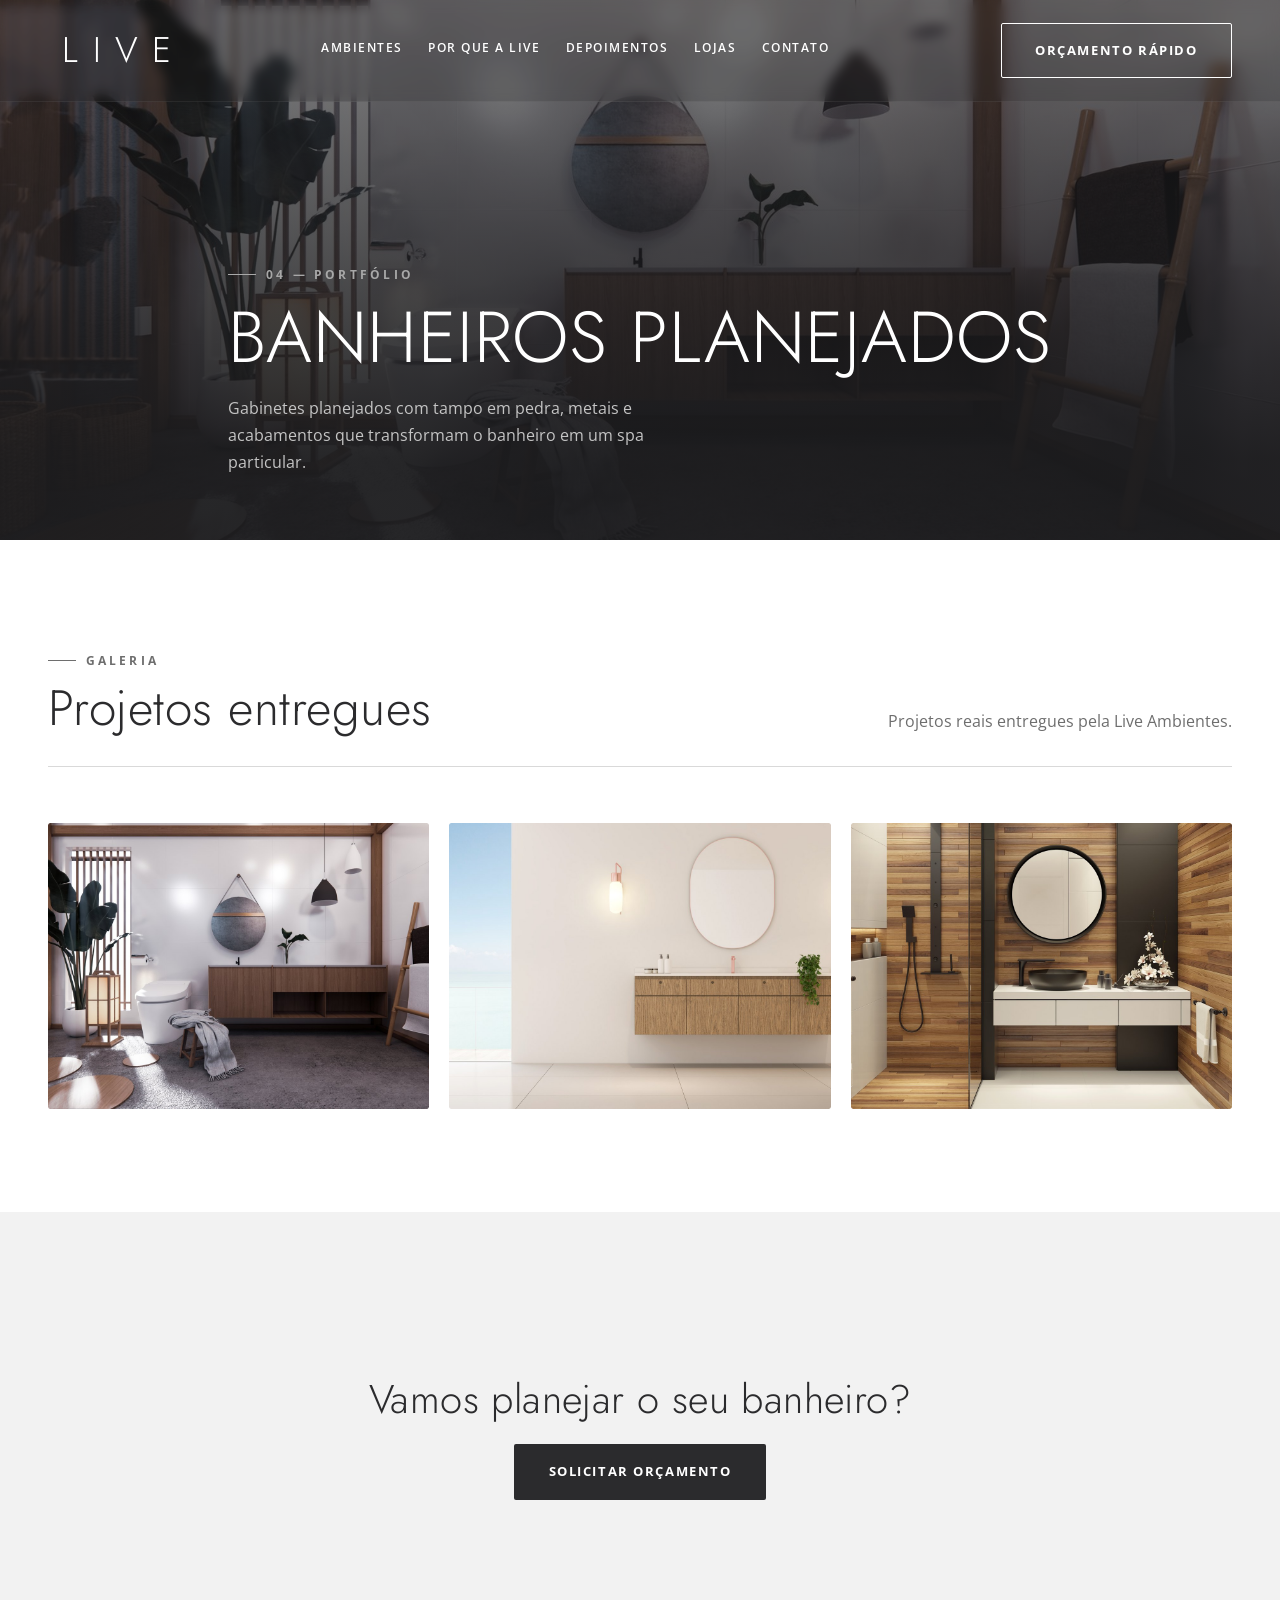
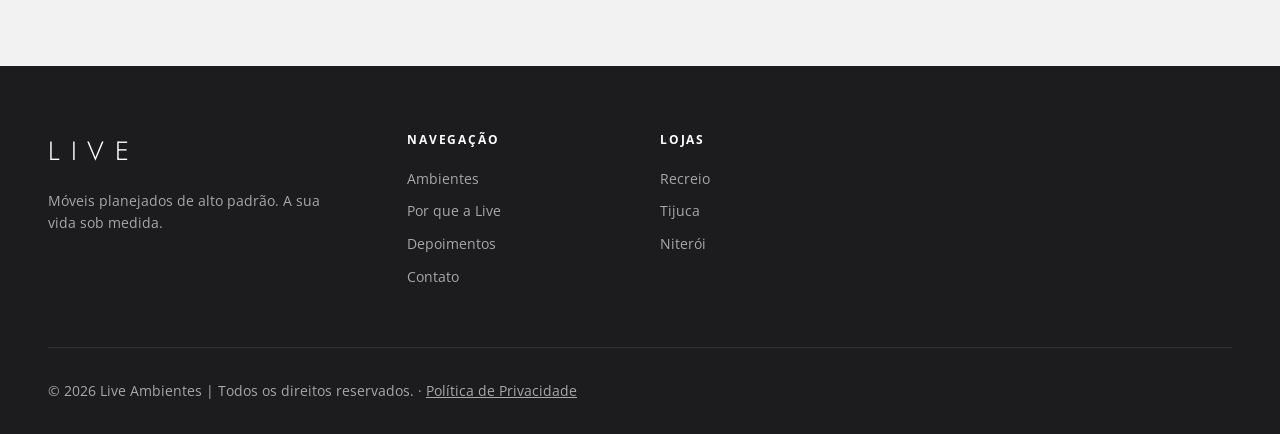
<file: ambientes/banheiros.html>
<!DOCTYPE html>
<html lang="pt-BR">
<head>
<meta charset="UTF-8">
<meta name="viewport" content="width=device-width, initial-scale=1.0">
<title>Banheiros Planejados | Live Ambientes</title>
<meta name="description" content="Banheiros planejados de alto padrao Live Ambientes - gabinetes com tampo em pedra e ferragens importadas.">
<link rel="preconnect" href="https://fonts.googleapis.com">
<link rel="preconnect" href="https://fonts.gstatic.com" crossorigin>
<link href="https://fonts.googleapis.com/css2?family=Jost:wght@200;300;400;500&family=Open+Sans:wght@400;600;700&display=swap" rel="stylesheet">
<link rel="icon" href="../assets/favicon.svg" type="image/svg+xml">
<link rel="icon" href="../assets/favicon.ico" sizes="any">
<link rel="apple-touch-icon" href="../assets/apple-touch-icon.png">
<link rel="stylesheet" href="../css/style.css?v=20">
</head>
<body>

<header class="site-header" id="siteHeader">
  <div class="container">
    <a href="../index.html" class="logo">LIVE</a>
    <nav class="nav-links" id="navLinks">
      <a href="../index.html#ambientes">Ambientes</a>
      <a href="../index.html#diferenciais">Por que a Live</a>
      <a href="../index.html#depoimentos">Depoimentos</a>
      <a href="../index.html#lojas">Lojas</a>
      <a href="../index.html#contato">Contato</a>
    </nav>
    <div class="nav-cta">
      <a href="../index.html#orcamento" class="btn btn-outline">Orçamento Rápido</a>
      <button class="nav-toggle" id="navToggle" aria-label="Abrir menu">
        <span></span><span></span><span></span>
      </button>
    </div>
  </div>
</header>

<main>
  <section class="ambiente-hero">
    <img src="../assets/img/banheiro-01.jpg" alt="Banheiro planejado estilo spa com marcenaria em madeira">
    <div class="container">
      <span class="eyebrow on-dark">04 — Portfólio</span>
      <h1>Banheiros Planejados</h1>
      <p>Gabinetes planejados com tampo em pedra, metais e acabamentos que transformam o banheiro em um spa particular.</p>
    </div>
  </section>

  <section class="section section-light">
    <div class="container">
      <div class="section-head reveal is-visible">
        <div class="heading">
          <span class="eyebrow">Galeria</span>
          <h2>Projetos entregues</h2>
        </div>
        <p>Projetos reais entregues pela Live Ambientes.</p>
      </div>
      <div class="ambiente-gallery reveal is-visible">
        <a href="../assets/img/banheiro-01.jpg" class="lightbox-trigger"><img src="../assets/img/banheiro-01.jpg" alt="Banheiro planejado estilo spa com marcenaria em madeira"></a>
        <a href="../assets/img/banheiro-02.jpg" class="lightbox-trigger"><img src="../assets/img/banheiro-02.jpg" alt="Bancada planejada suspensa com vista para o mar"></a>
        <a href="../assets/img/banheiro-03.jpg" class="lightbox-trigger"><img src="../assets/img/banheiro-03.jpg" alt="Banheiro planejado com marcenaria em madeira e cuba preta"></a>
      </div>
    </div>
  </section>

  <section class="section section-tint">
    <div class="container ambiente-cta">
      <h2>Vamos planejar o seu banheiro?</h2>
      <a href="../index.html#orcamento" class="btn btn-primary">Solicitar Orçamento</a>
    </div>
  </section>
</main>

<footer class="site-footer">
  <div class="container">
    <div class="footer-top">
      <div>
        <a href="../index.html" class="logo" style="color:var(--c-0);">LIVE</a>
        <p>Móveis planejados de alto padrão. A sua vida sob medida.</p>
      </div>
      <div class="footer-col">
        <h5>Navegação</h5>
        <a href="../index.html#ambientes">Ambientes</a>
        <a href="../index.html#diferenciais">Por que a Live</a>
        <a href="../index.html#depoimentos">Depoimentos</a>
        <a href="../index.html#contato">Contato</a>
      </div>
      <div class="footer-col">
        <h5>Lojas</h5>
        <a href="../index.html#lojas">Recreio</a>
        <a href="../index.html#lojas">Tijuca</a>
        <a href="../index.html#lojas">Niterói</a>
      </div>
    </div>
    <div class="footer-inner">
      <span>&copy; 2026 Live Ambientes | Todos os direitos reservados. · <a href="../politica-de-privacidade.html" style="text-decoration:underline;">Política de Privacidade</a></span>
    </div>
  </div>
</footer>

<script src="../js/main.js?v=7"></script>
</body>
</html>
</file>
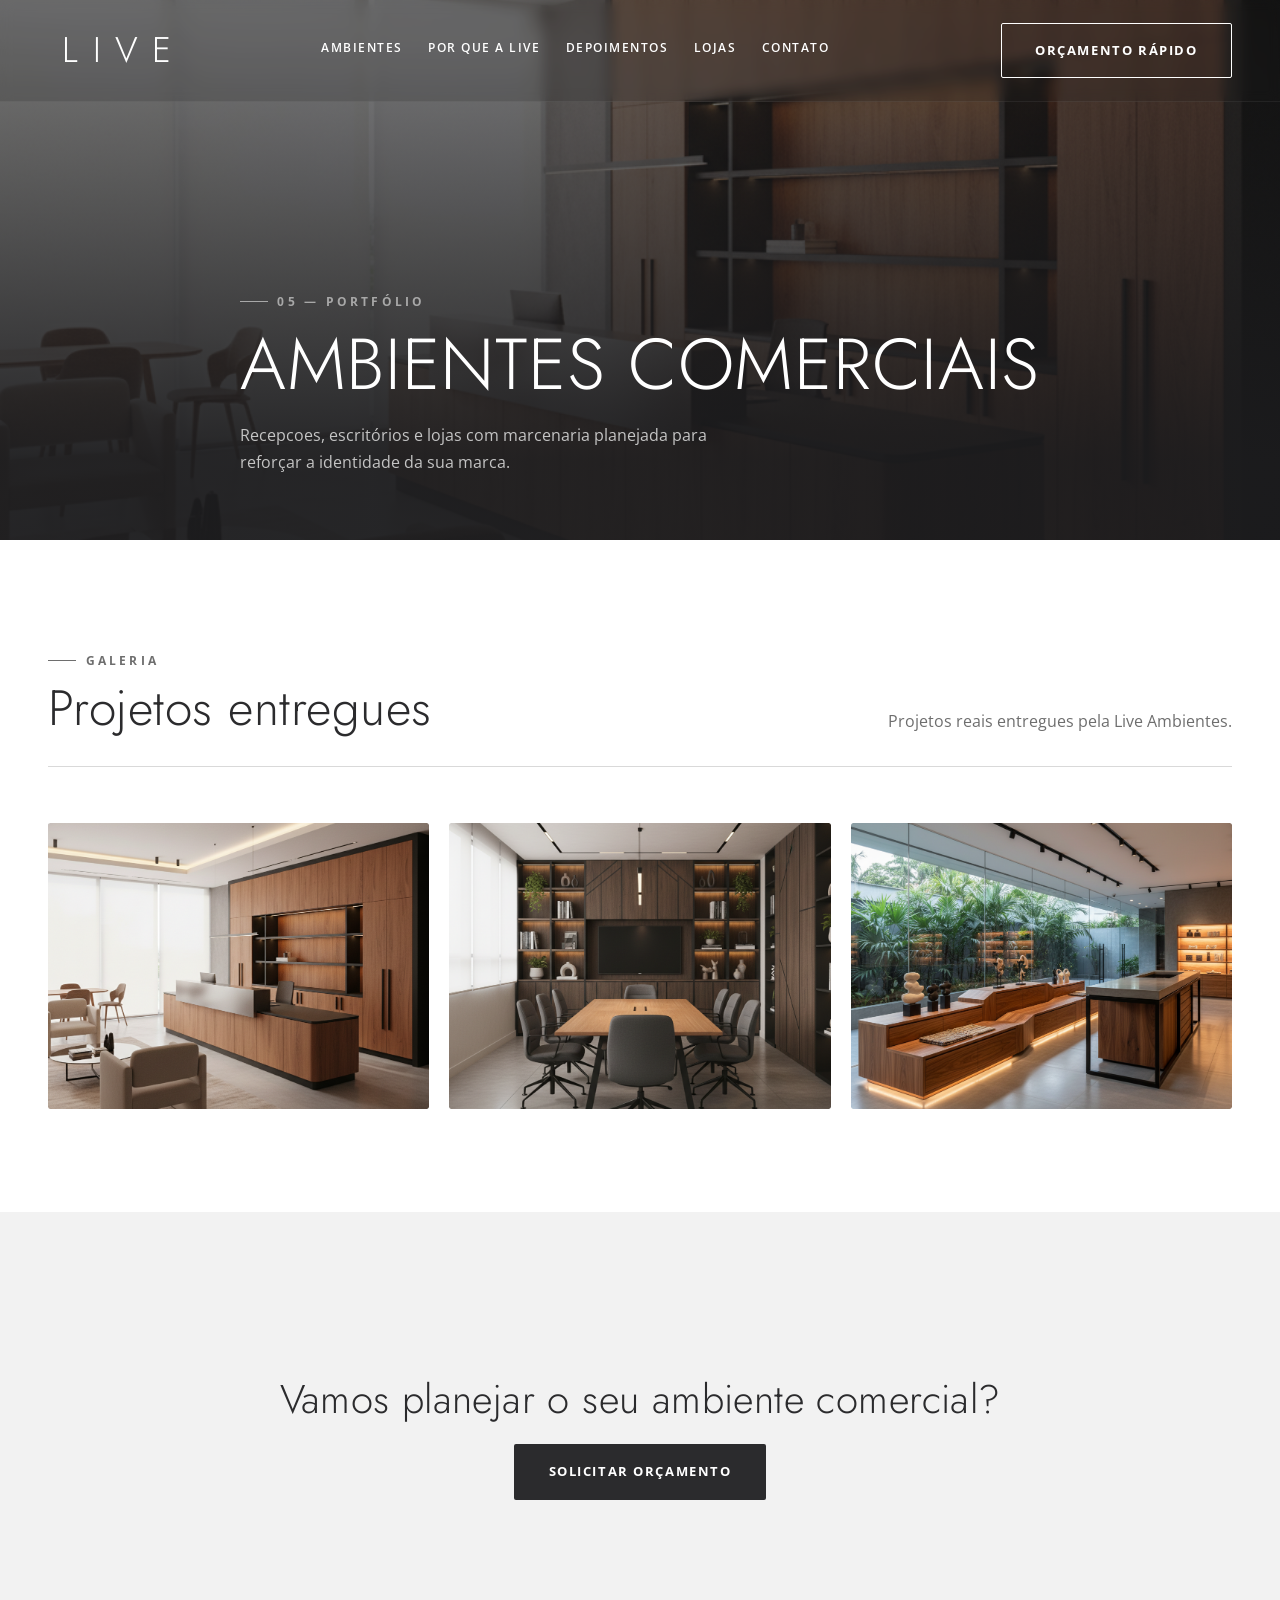
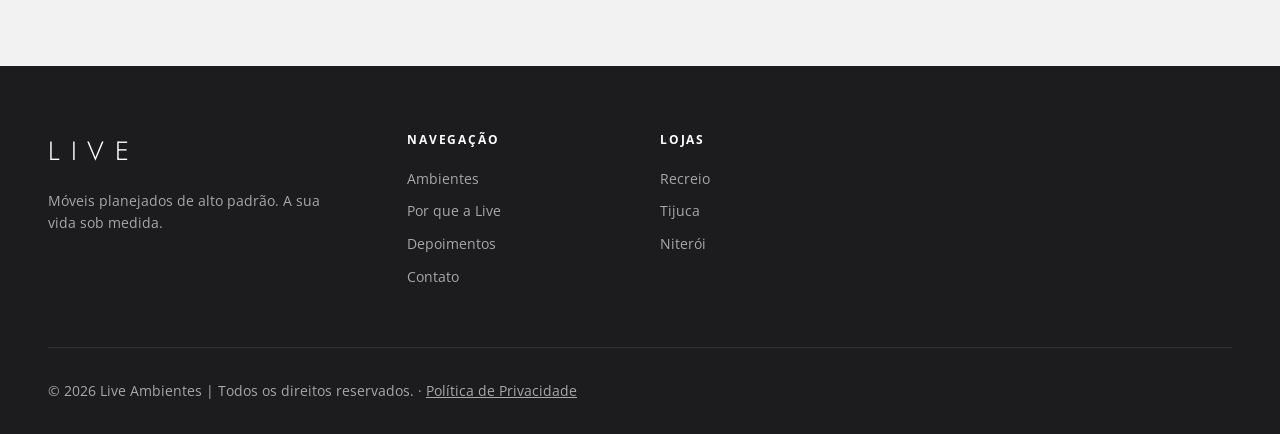
<file: ambientes/comerciais.html>
<!DOCTYPE html>
<html lang="pt-BR">
<head>
<meta charset="UTF-8">
<meta name="viewport" content="width=device-width, initial-scale=1.0">
<title>Ambientes Comerciais | Live Ambientes</title>
<meta name="description" content="Ambientes comerciais planejados de alto padrao Live Ambientes - recepções, lojas e escritórios sob medida.">
<link rel="preconnect" href="https://fonts.googleapis.com">
<link rel="preconnect" href="https://fonts.gstatic.com" crossorigin>
<link href="https://fonts.googleapis.com/css2?family=Jost:wght@200;300;400;500&family=Open+Sans:wght@400;600;700&display=swap" rel="stylesheet">
<link rel="icon" href="../assets/favicon.svg" type="image/svg+xml">
<link rel="icon" href="../assets/favicon.ico" sizes="any">
<link rel="apple-touch-icon" href="../assets/apple-touch-icon.png">
<link rel="stylesheet" href="../css/style.css?v=20">
</head>
<body>

<header class="site-header" id="siteHeader">
  <div class="container">
    <a href="../index.html" class="logo">LIVE</a>
    <nav class="nav-links" id="navLinks">
      <a href="../index.html#ambientes">Ambientes</a>
      <a href="../index.html#diferenciais">Por que a Live</a>
      <a href="../index.html#depoimentos">Depoimentos</a>
      <a href="../index.html#lojas">Lojas</a>
      <a href="../index.html#contato">Contato</a>
    </nav>
    <div class="nav-cta">
      <a href="../index.html#orcamento" class="btn btn-outline">Orçamento Rápido</a>
      <button class="nav-toggle" id="navToggle" aria-label="Abrir menu">
        <span></span><span></span><span></span>
      </button>
    </div>
  </div>
</header>

<main>
  <section class="ambiente-hero">
    <img src="../assets/img/comercial-01.jpg" alt="Recepção comercial planejada">
    <div class="container">
      <span class="eyebrow on-dark">05 — Portfólio</span>
      <h1>Ambientes Comerciais</h1>
      <p>Recepcoes, escritórios e lojas com marcenaria planejada para reforçar a identidade da sua marca.</p>
    </div>
  </section>

  <section class="section section-light">
    <div class="container">
      <div class="section-head reveal is-visible">
        <div class="heading">
          <span class="eyebrow">Galeria</span>
          <h2>Projetos entregues</h2>
        </div>
        <p>Projetos reais entregues pela Live Ambientes.</p>
      </div>
      <div class="ambiente-gallery reveal is-visible">
        <a href="../assets/img/comercial-01.jpg" class="lightbox-trigger"><img src="../assets/img/comercial-01.jpg" alt="Recepção comercial planejada"></a>
        <a href="../assets/img/comercial-02.jpg" class="lightbox-trigger"><img src="../assets/img/comercial-02.jpg" alt="Sala de reunião com marcenaria planejada"></a>
        <a href="../assets/img/comercial-03.jpg" class="lightbox-trigger"><img src="../assets/img/comercial-03.jpg" alt="Balcão de loja com marcenaria planejada"></a>
      </div>
    </div>
  </section>

  <section class="section section-tint">
    <div class="container ambiente-cta">
      <h2>Vamos planejar o seu ambiente comercial?</h2>
      <a href="../index.html#orcamento" class="btn btn-primary">Solicitar Orçamento</a>
    </div>
  </section>
</main>

<footer class="site-footer">
  <div class="container">
    <div class="footer-top">
      <div>
        <a href="../index.html" class="logo" style="color:var(--c-0);">LIVE</a>
        <p>Móveis planejados de alto padrão. A sua vida sob medida.</p>
      </div>
      <div class="footer-col">
        <h5>Navegação</h5>
        <a href="../index.html#ambientes">Ambientes</a>
        <a href="../index.html#diferenciais">Por que a Live</a>
        <a href="../index.html#depoimentos">Depoimentos</a>
        <a href="../index.html#contato">Contato</a>
      </div>
      <div class="footer-col">
        <h5>Lojas</h5>
        <a href="../index.html#lojas">Recreio</a>
        <a href="../index.html#lojas">Tijuca</a>
        <a href="../index.html#lojas">Niterói</a>
      </div>
    </div>
    <div class="footer-inner">
      <span>&copy; 2026 Live Ambientes | Todos os direitos reservados. · <a href="../politica-de-privacidade.html" style="text-decoration:underline;">Política de Privacidade</a></span>
    </div>
  </div>
</footer>

<script src="../js/main.js?v=7"></script>
</body>
</html>
</file>
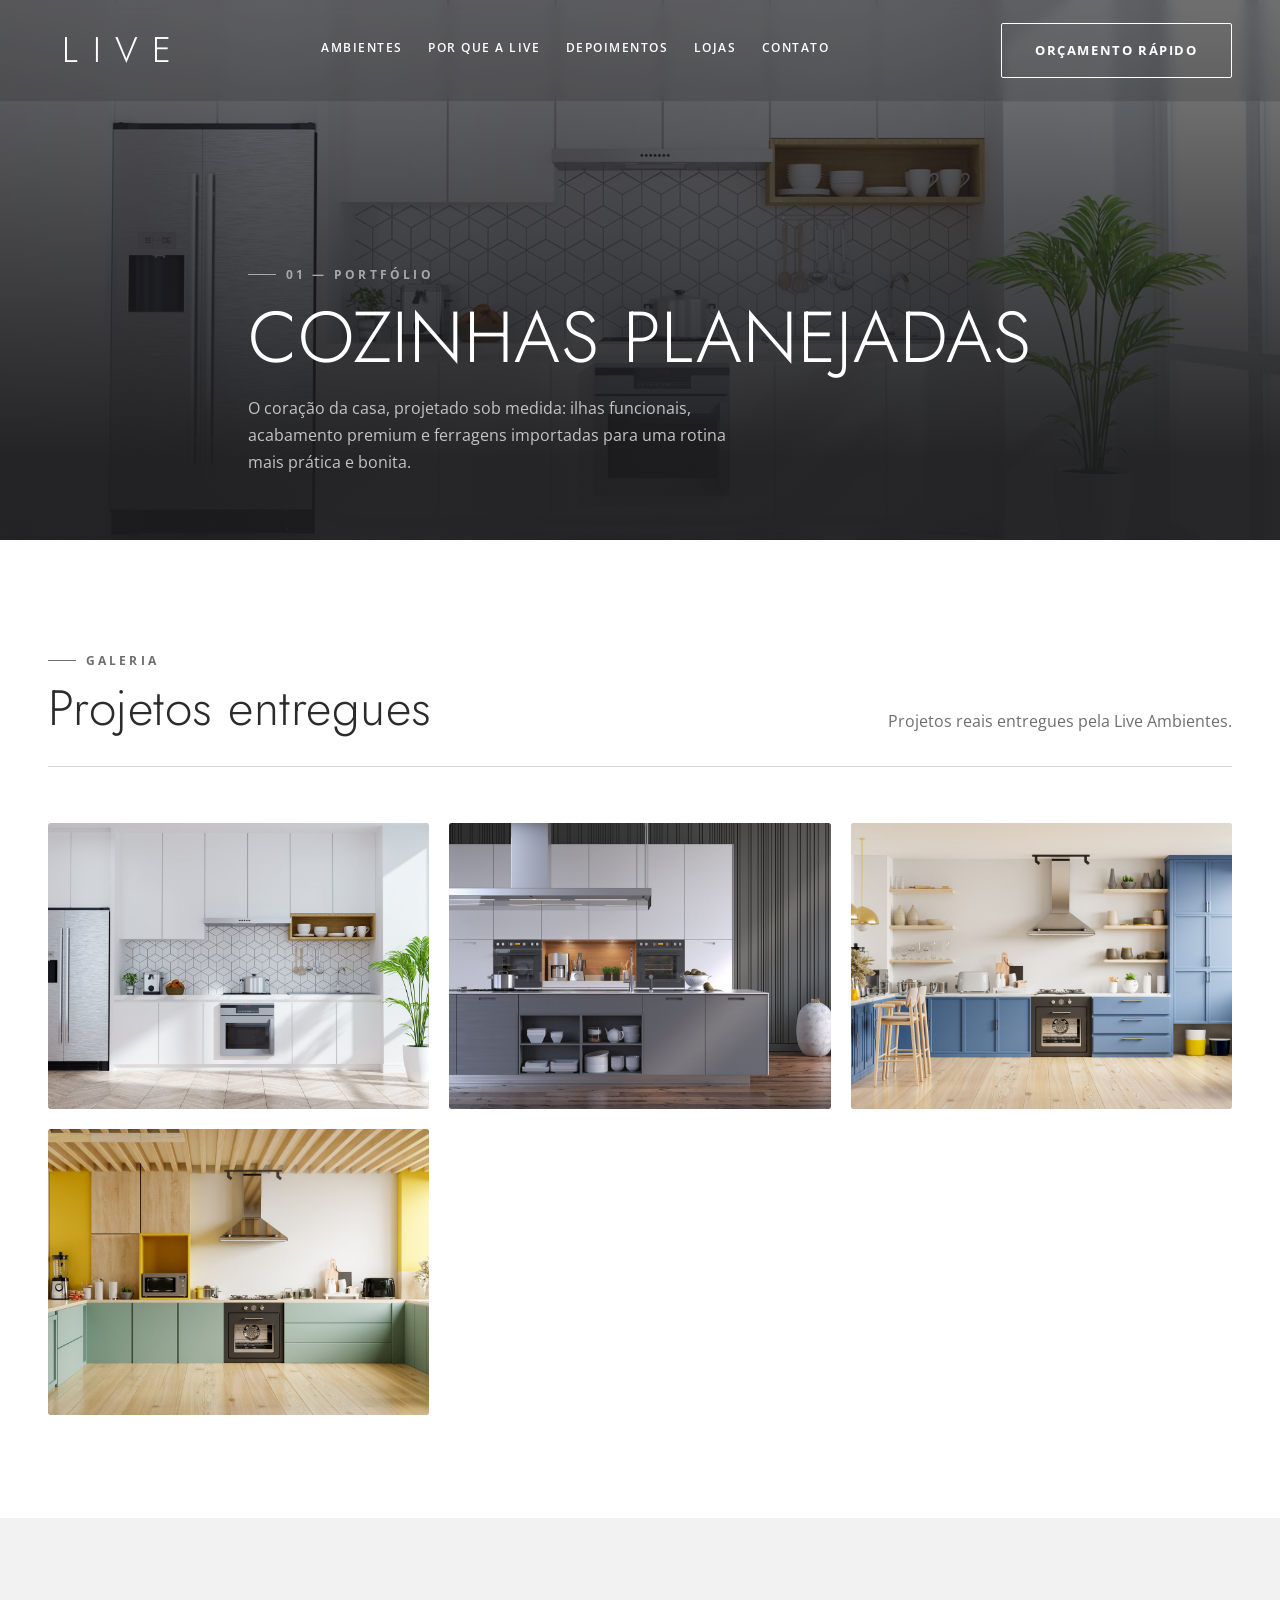
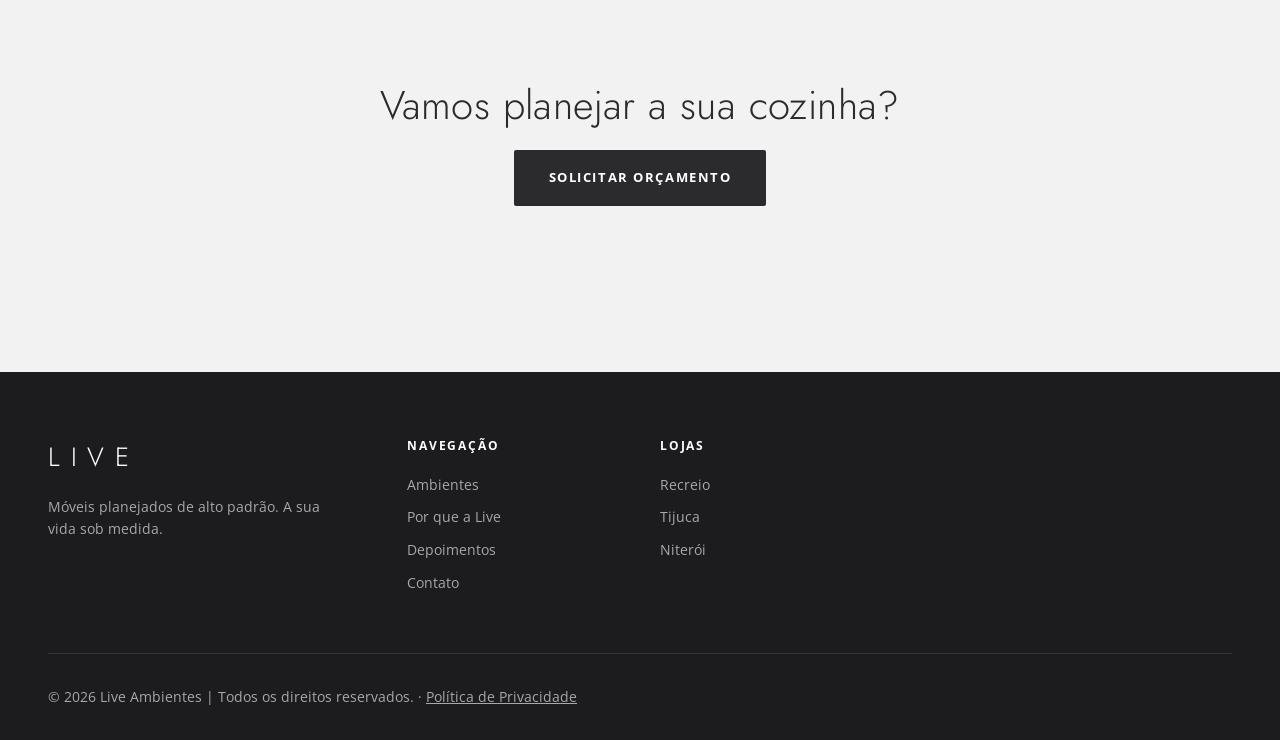
<file: ambientes/cozinhas.html>
<!DOCTYPE html>
<html lang="pt-BR">
<head>
<meta charset="UTF-8">
<meta name="viewport" content="width=device-width, initial-scale=1.0">
<title>Cozinhas Planejadas | Live Ambientes</title>
<meta name="description" content="Cozinhas planejadas de alto padrao Live Ambientes - MDF de alta espessura, ferragens importadas e 7 anos de garantia.">
<link rel="preconnect" href="https://fonts.googleapis.com">
<link rel="preconnect" href="https://fonts.gstatic.com" crossorigin>
<link href="https://fonts.googleapis.com/css2?family=Jost:wght@200;300;400;500&family=Open+Sans:wght@400;600;700&display=swap" rel="stylesheet">
<link rel="icon" href="../assets/favicon.svg" type="image/svg+xml">
<link rel="icon" href="../assets/favicon.ico" sizes="any">
<link rel="apple-touch-icon" href="../assets/apple-touch-icon.png">
<link rel="stylesheet" href="../css/style.css?v=20">
</head>
<body>

<header class="site-header" id="siteHeader">
  <div class="container">
    <a href="../index.html" class="logo">LIVE</a>
    <nav class="nav-links" id="navLinks">
      <a href="../index.html#ambientes">Ambientes</a>
      <a href="../index.html#diferenciais">Por que a Live</a>
      <a href="../index.html#depoimentos">Depoimentos</a>
      <a href="../index.html#lojas">Lojas</a>
      <a href="../index.html#contato">Contato</a>
    </nav>
    <div class="nav-cta">
      <a href="../index.html#orcamento" class="btn btn-outline">Orçamento Rápido</a>
      <button class="nav-toggle" id="navToggle" aria-label="Abrir menu">
        <span></span><span></span><span></span>
      </button>
    </div>
  </div>
</header>

<main>
  <section class="ambiente-hero">
    <img src="../assets/img/cozinha-01.jpg" alt="Cozinha planejada branca com bancada em pedra">
    <div class="container">
      <span class="eyebrow on-dark">01 — Portfólio</span>
      <h1>Cozinhas Planejadas</h1>
      <p>O coração da casa, projetado sob medida: ilhas funcionais, acabamento premium e ferragens importadas para uma rotina mais prática e bonita.</p>
    </div>
  </section>

  <section class="section section-light">
    <div class="container">
      <div class="section-head reveal is-visible">
        <div class="heading">
          <span class="eyebrow">Galeria</span>
          <h2>Projetos entregues</h2>
        </div>
        <p>Projetos reais entregues pela Live Ambientes.</p>
      </div>
      <div class="ambiente-gallery reveal is-visible">
        <a href="../assets/img/cozinha-01.jpg" class="lightbox-trigger"><img src="../assets/img/cozinha-01.jpg" alt="Cozinha planejada branca com bancada em pedra"></a>
        <a href="../assets/img/cozinha-02.jpg" class="lightbox-trigger"><img src="../assets/img/cozinha-02.jpg" alt="Cozinha planejada com marcenaria clara e eletrodomésticos embutidos"></a>
        <a href="../assets/img/cozinha-03.jpg" class="lightbox-trigger"><img src="../assets/img/cozinha-03.jpg" alt="Cozinha planejada em azul com prateleiras abertas"></a>
        <a href="../assets/img/cozinha-04.jpg" class="lightbox-trigger"><img src="../assets/img/cozinha-04.jpg" alt="Cozinha planejada colorida com forno de embutir"></a>
      </div>
    </div>
  </section>

  <section class="section section-tint">
    <div class="container ambiente-cta">
      <h2>Vamos planejar a sua cozinha?</h2>
      <a href="../index.html#orcamento" class="btn btn-primary">Solicitar Orçamento</a>
    </div>
  </section>
</main>

<footer class="site-footer">
  <div class="container">
    <div class="footer-top">
      <div>
        <a href="../index.html" class="logo" style="color:var(--c-0);">LIVE</a>
        <p>Móveis planejados de alto padrão. A sua vida sob medida.</p>
      </div>
      <div class="footer-col">
        <h5>Navegação</h5>
        <a href="../index.html#ambientes">Ambientes</a>
        <a href="../index.html#diferenciais">Por que a Live</a>
        <a href="../index.html#depoimentos">Depoimentos</a>
        <a href="../index.html#contato">Contato</a>
      </div>
      <div class="footer-col">
        <h5>Lojas</h5>
        <a href="../index.html#lojas">Recreio</a>
        <a href="../index.html#lojas">Tijuca</a>
        <a href="../index.html#lojas">Niterói</a>
      </div>
    </div>
    <div class="footer-inner">
      <span>&copy; 2026 Live Ambientes | Todos os direitos reservados. · <a href="../politica-de-privacidade.html" style="text-decoration:underline;">Política de Privacidade</a></span>
    </div>
  </div>
</footer>

<script src="../js/main.js?v=7"></script>
</body>
</html>
</file>
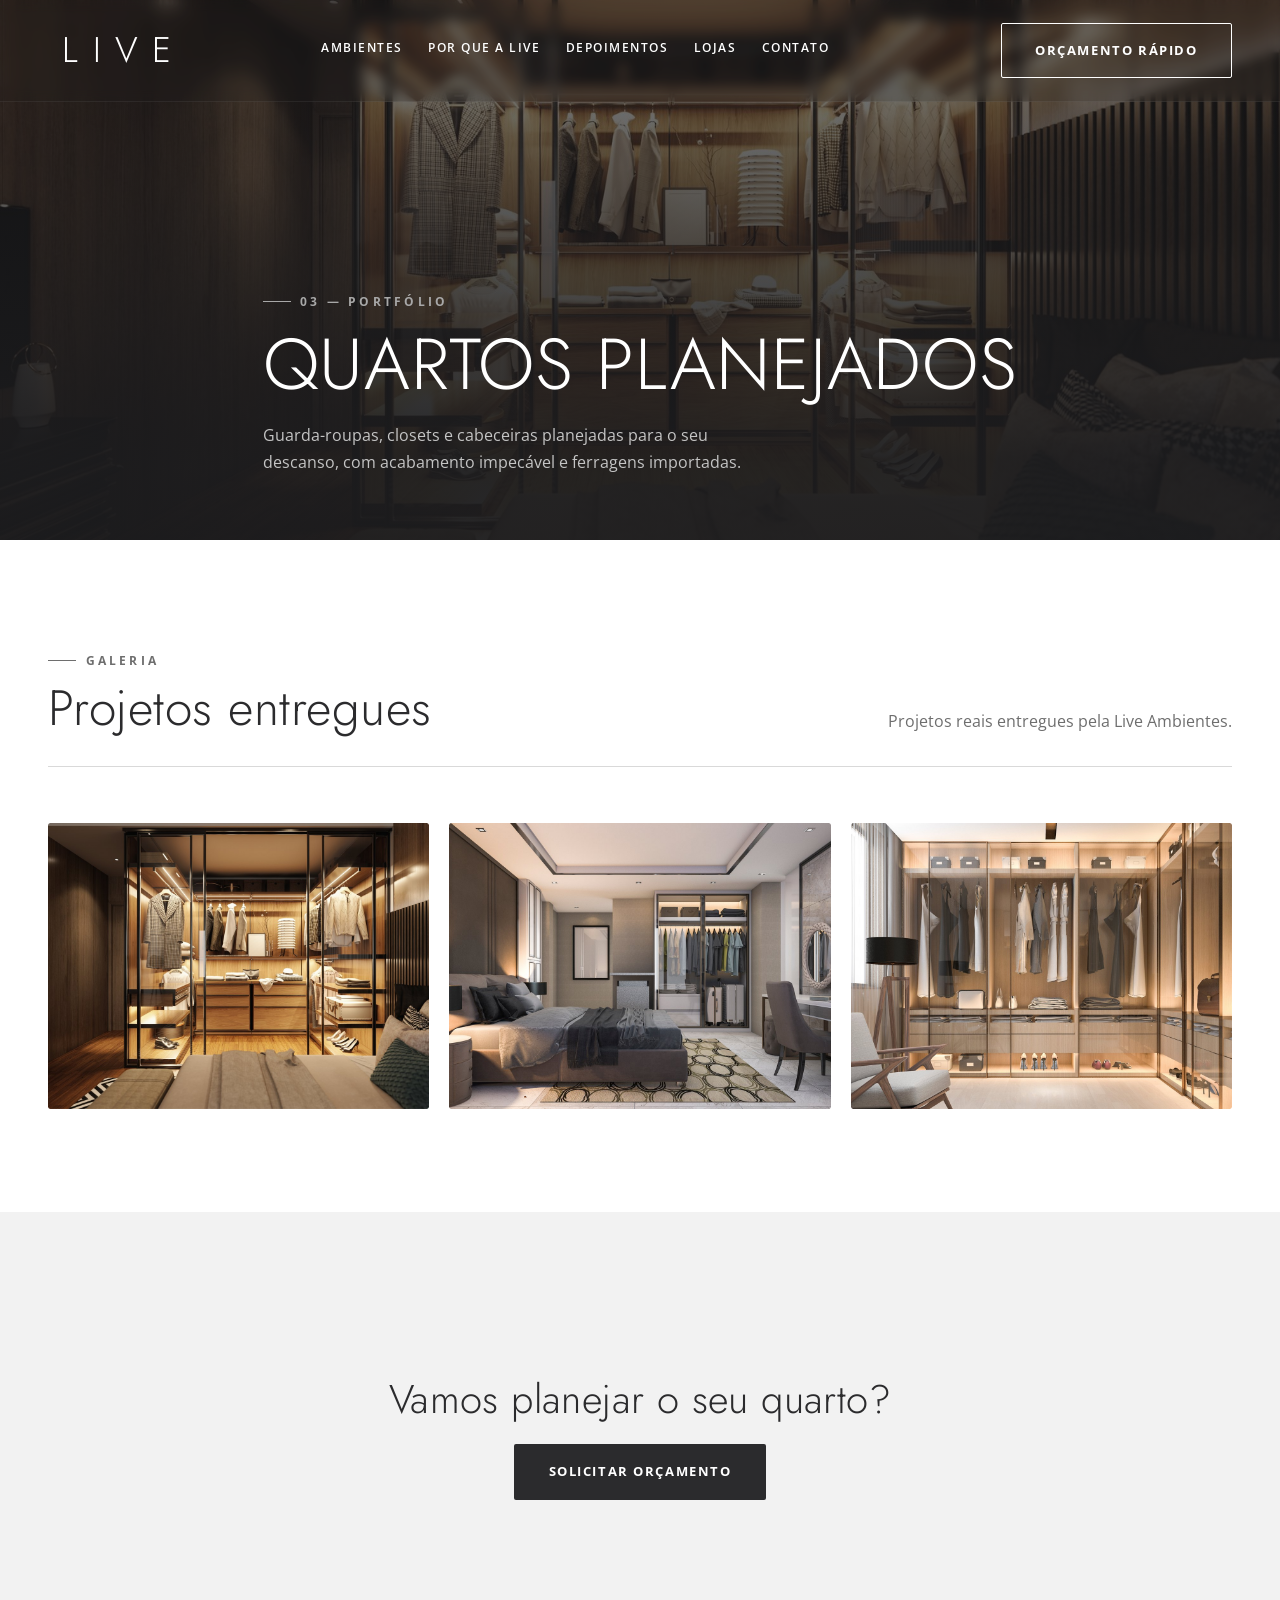
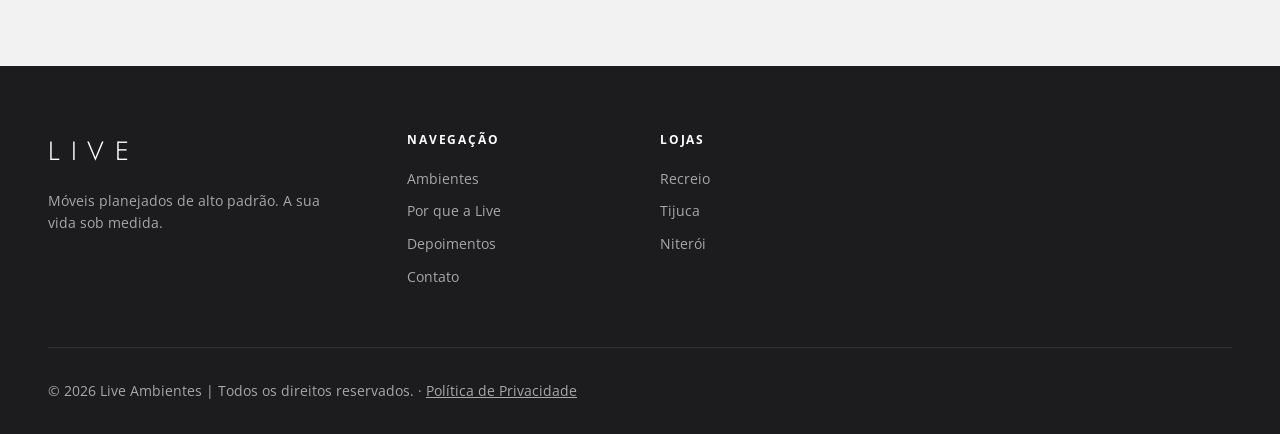
<file: ambientes/quartos.html>
<!DOCTYPE html>
<html lang="pt-BR">
<head>
<meta charset="UTF-8">
<meta name="viewport" content="width=device-width, initial-scale=1.0">
<title>Quartos Planejados | Live Ambientes</title>
<meta name="description" content="Quartos planejados de alto padrao Live Ambientes - guarda-roupas, closets e cabeceiras sob medida.">
<link rel="preconnect" href="https://fonts.googleapis.com">
<link rel="preconnect" href="https://fonts.gstatic.com" crossorigin>
<link href="https://fonts.googleapis.com/css2?family=Jost:wght@200;300;400;500&family=Open+Sans:wght@400;600;700&display=swap" rel="stylesheet">
<link rel="icon" href="../assets/favicon.svg" type="image/svg+xml">
<link rel="icon" href="../assets/favicon.ico" sizes="any">
<link rel="apple-touch-icon" href="../assets/apple-touch-icon.png">
<link rel="stylesheet" href="../css/style.css?v=20">
</head>
<body>

<header class="site-header" id="siteHeader">
  <div class="container">
    <a href="../index.html" class="logo">LIVE</a>
    <nav class="nav-links" id="navLinks">
      <a href="../index.html#ambientes">Ambientes</a>
      <a href="../index.html#diferenciais">Por que a Live</a>
      <a href="../index.html#depoimentos">Depoimentos</a>
      <a href="../index.html#lojas">Lojas</a>
      <a href="../index.html#contato">Contato</a>
    </nav>
    <div class="nav-cta">
      <a href="../index.html#orcamento" class="btn btn-outline">Orçamento Rápido</a>
      <button class="nav-toggle" id="navToggle" aria-label="Abrir menu">
        <span></span><span></span><span></span>
      </button>
    </div>
  </div>
</header>

<main>
  <section class="ambiente-hero">
    <img src="../assets/img/quarto-01.jpg" alt="Closet planejado com portas de vidro integrado à suíte">
    <div class="container">
      <span class="eyebrow on-dark">03 — Portfólio</span>
      <h1>Quartos Planejados</h1>
      <p>Guarda-roupas, closets e cabeceiras planejadas para o seu descanso, com acabamento impecável e ferragens importadas.</p>
    </div>
  </section>

  <section class="section section-light">
    <div class="container">
      <div class="section-head reveal is-visible">
        <div class="heading">
          <span class="eyebrow">Galeria</span>
          <h2>Projetos entregues</h2>
        </div>
        <p>Projetos reais entregues pela Live Ambientes.</p>
      </div>
      <div class="ambiente-gallery reveal is-visible">
        <a href="../assets/img/quarto-01.jpg" class="lightbox-trigger"><img src="../assets/img/quarto-01.jpg" alt="Closet planejado com portas de vidro integrado à suíte"></a>
        <a href="../assets/img/quarto-02.jpg" class="lightbox-trigger"><img src="../assets/img/quarto-02.jpg" alt="Quarto planejado com closet e escrivaninha penteadeira"></a>
        <a href="../assets/img/quarto-03.jpg" class="lightbox-trigger"><img src="../assets/img/quarto-03.jpg" alt="Closet planejado com portas de vidro e iluminação embutida"></a>
      </div>
    </div>
  </section>

  <section class="section section-tint">
    <div class="container ambiente-cta">
      <h2>Vamos planejar o seu quarto?</h2>
      <a href="../index.html#orcamento" class="btn btn-primary">Solicitar Orçamento</a>
    </div>
  </section>
</main>

<footer class="site-footer">
  <div class="container">
    <div class="footer-top">
      <div>
        <a href="../index.html" class="logo" style="color:var(--c-0);">LIVE</a>
        <p>Móveis planejados de alto padrão. A sua vida sob medida.</p>
      </div>
      <div class="footer-col">
        <h5>Navegação</h5>
        <a href="../index.html#ambientes">Ambientes</a>
        <a href="../index.html#diferenciais">Por que a Live</a>
        <a href="../index.html#depoimentos">Depoimentos</a>
        <a href="../index.html#contato">Contato</a>
      </div>
      <div class="footer-col">
        <h5>Lojas</h5>
        <a href="../index.html#lojas">Recreio</a>
        <a href="../index.html#lojas">Tijuca</a>
        <a href="../index.html#lojas">Niterói</a>
      </div>
    </div>
    <div class="footer-inner">
      <span>&copy; 2026 Live Ambientes | Todos os direitos reservados. · <a href="../politica-de-privacidade.html" style="text-decoration:underline;">Política de Privacidade</a></span>
    </div>
  </div>
</footer>

<script src="../js/main.js?v=7"></script>
</body>
</html>
</file>
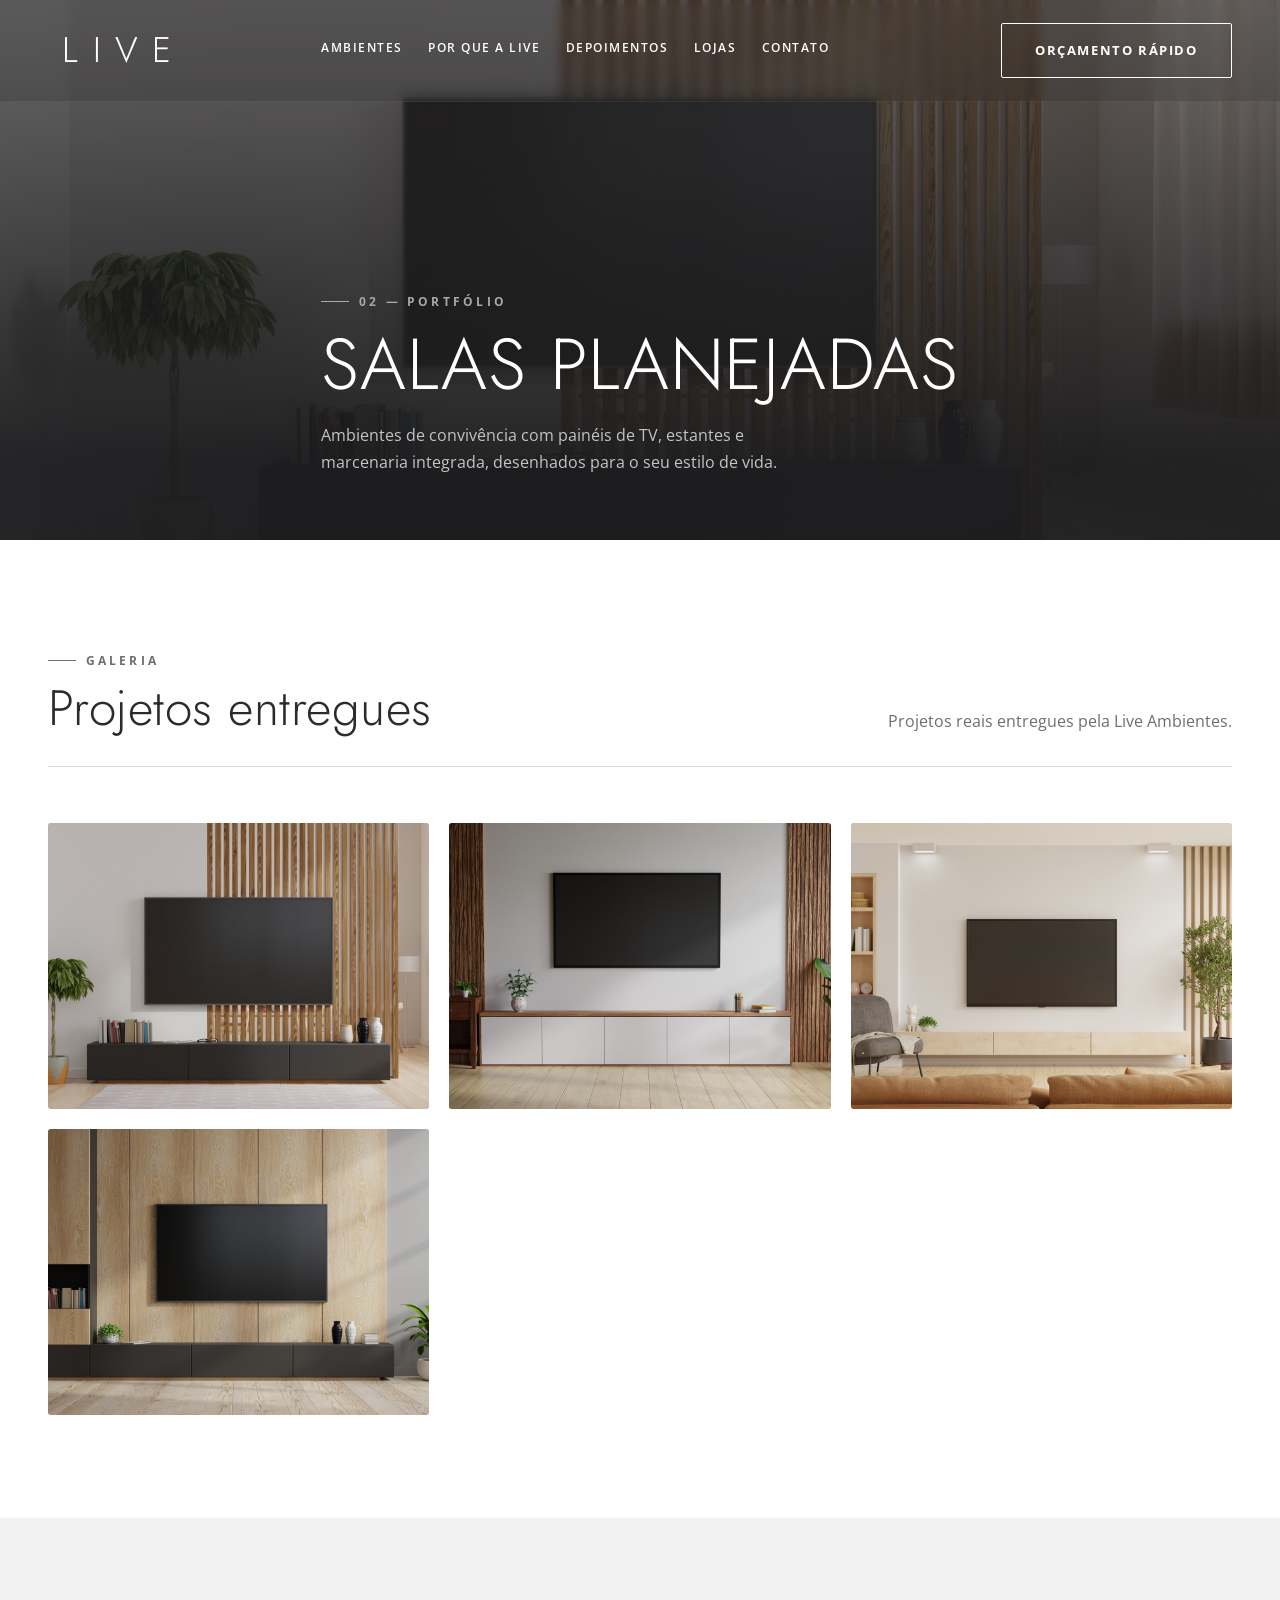
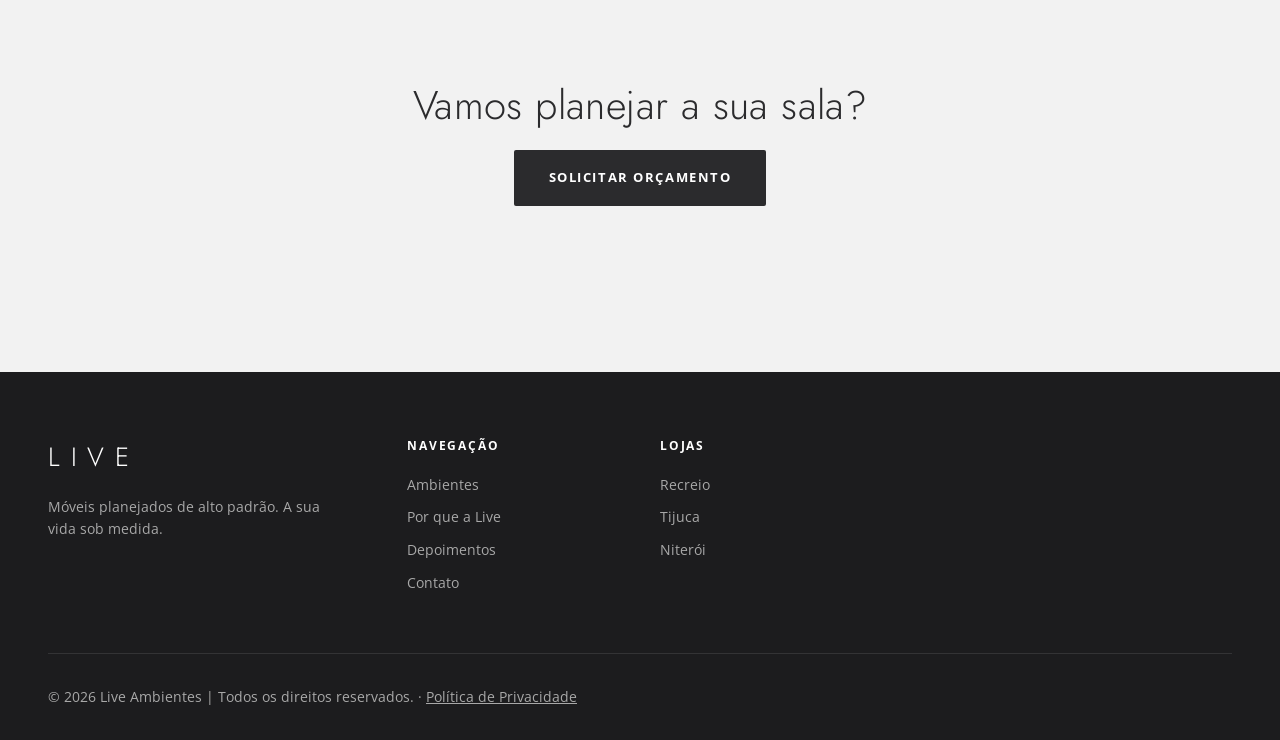
<file: ambientes/salas.html>
<!DOCTYPE html>
<html lang="pt-BR">
<head>
<meta charset="UTF-8">
<meta name="viewport" content="width=device-width, initial-scale=1.0">
<title>Salas Planejadas | Live Ambientes</title>
<meta name="description" content="Salas de estar planejadas de alto padrao Live Ambientes - painéis de TV, estantes e marcenaria sob medida.">
<link rel="preconnect" href="https://fonts.googleapis.com">
<link rel="preconnect" href="https://fonts.gstatic.com" crossorigin>
<link href="https://fonts.googleapis.com/css2?family=Jost:wght@200;300;400;500&family=Open+Sans:wght@400;600;700&display=swap" rel="stylesheet">
<link rel="icon" href="../assets/favicon.svg" type="image/svg+xml">
<link rel="icon" href="../assets/favicon.ico" sizes="any">
<link rel="apple-touch-icon" href="../assets/apple-touch-icon.png">
<link rel="stylesheet" href="../css/style.css?v=20">
</head>
<body>

<header class="site-header" id="siteHeader">
  <div class="container">
    <a href="../index.html" class="logo">LIVE</a>
    <nav class="nav-links" id="navLinks">
      <a href="../index.html#ambientes">Ambientes</a>
      <a href="../index.html#diferenciais">Por que a Live</a>
      <a href="../index.html#depoimentos">Depoimentos</a>
      <a href="../index.html#lojas">Lojas</a>
      <a href="../index.html#contato">Contato</a>
    </nav>
    <div class="nav-cta">
      <a href="../index.html#orcamento" class="btn btn-outline">Orçamento Rápido</a>
      <button class="nav-toggle" id="navToggle" aria-label="Abrir menu">
        <span></span><span></span><span></span>
      </button>
    </div>
  </div>
</header>

<main>
  <section class="ambiente-hero">
    <img src="../assets/img/sala-01.jpg" alt="Painel ripado planejado para TV com rack integrado">
    <div class="container">
      <span class="eyebrow on-dark">02 — Portfólio</span>
      <h1>Salas Planejadas</h1>
      <p>Ambientes de convivência com painéis de TV, estantes e marcenaria integrada, desenhados para o seu estilo de vida.</p>
    </div>
  </section>

  <section class="section section-light">
    <div class="container">
      <div class="section-head reveal is-visible">
        <div class="heading">
          <span class="eyebrow">Galeria</span>
          <h2>Projetos entregues</h2>
        </div>
        <p>Projetos reais entregues pela Live Ambientes.</p>
      </div>
      <div class="ambiente-gallery reveal is-visible">
        <a href="../assets/img/sala-01.jpg" class="lightbox-trigger"><img src="../assets/img/sala-01.jpg" alt="Painel ripado planejado para TV com rack integrado"></a>
        <a href="../assets/img/sala-02.jpg" class="lightbox-trigger"><img src="../assets/img/sala-02.jpg" alt="Sala de estar planejada com painel e iluminação indireta"></a>
        <a href="../assets/img/sala-03.jpg" class="lightbox-trigger"><img src="../assets/img/sala-03.jpg" alt="Estante planejada com nichos e acabamento em madeira"></a>
        <a href="../assets/img/sala-04.jpg" class="lightbox-trigger"><img src="../assets/img/sala-04.jpg" alt="Sala de estar planejada integrada ao ambiente social"></a>
      </div>
    </div>
  </section>

  <section class="section section-tint">
    <div class="container ambiente-cta">
      <h2>Vamos planejar a sua sala?</h2>
      <a href="../index.html#orcamento" class="btn btn-primary">Solicitar Orçamento</a>
    </div>
  </section>
</main>

<footer class="site-footer">
  <div class="container">
    <div class="footer-top">
      <div>
        <a href="../index.html" class="logo" style="color:var(--c-0);">LIVE</a>
        <p>Móveis planejados de alto padrão. A sua vida sob medida.</p>
      </div>
      <div class="footer-col">
        <h5>Navegação</h5>
        <a href="../index.html#ambientes">Ambientes</a>
        <a href="../index.html#diferenciais">Por que a Live</a>
        <a href="../index.html#depoimentos">Depoimentos</a>
        <a href="../index.html#contato">Contato</a>
      </div>
      <div class="footer-col">
        <h5>Lojas</h5>
        <a href="../index.html#lojas">Recreio</a>
        <a href="../index.html#lojas">Tijuca</a>
        <a href="../index.html#lojas">Niterói</a>
      </div>
    </div>
    <div class="footer-inner">
      <span>&copy; 2026 Live Ambientes | Todos os direitos reservados. · <a href="../politica-de-privacidade.html" style="text-decoration:underline;">Política de Privacidade</a></span>
    </div>
  </div>
</footer>

<script src="../js/main.js?v=7"></script>
</body>
</html>
</file>
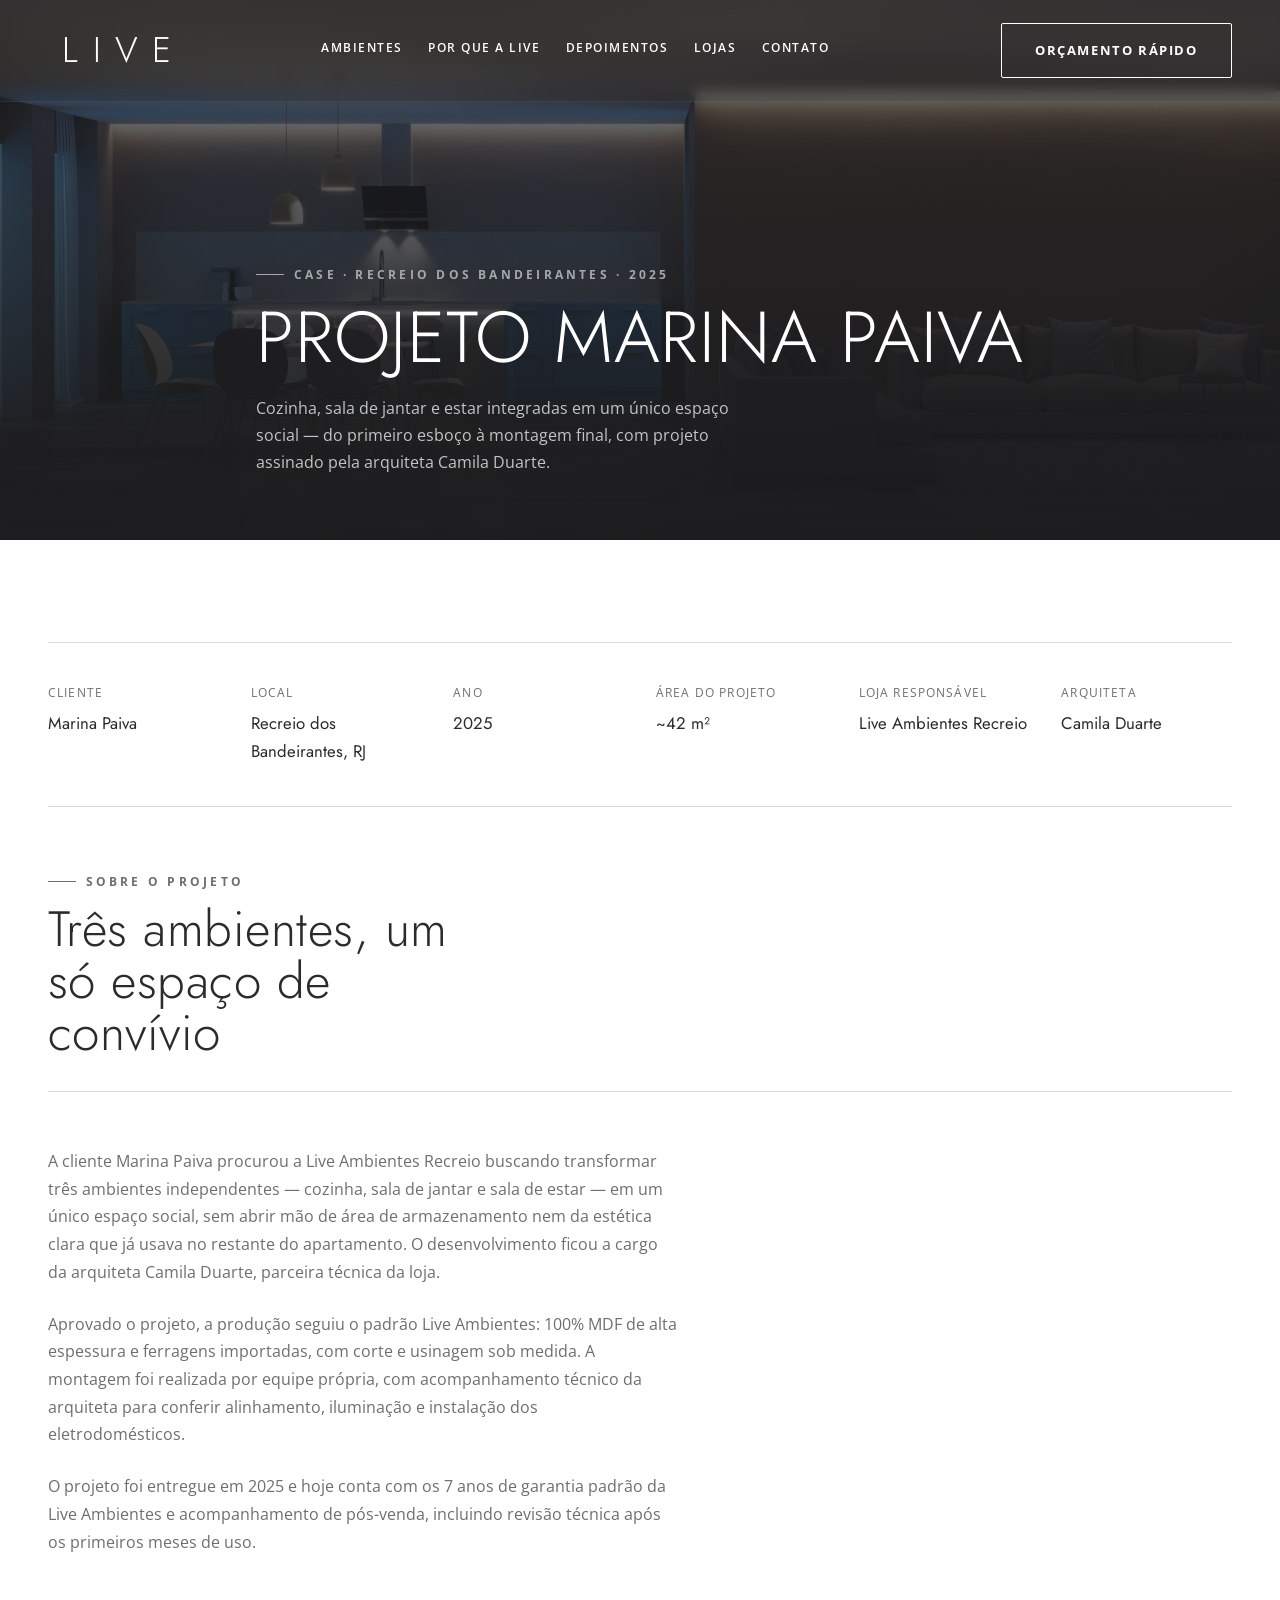
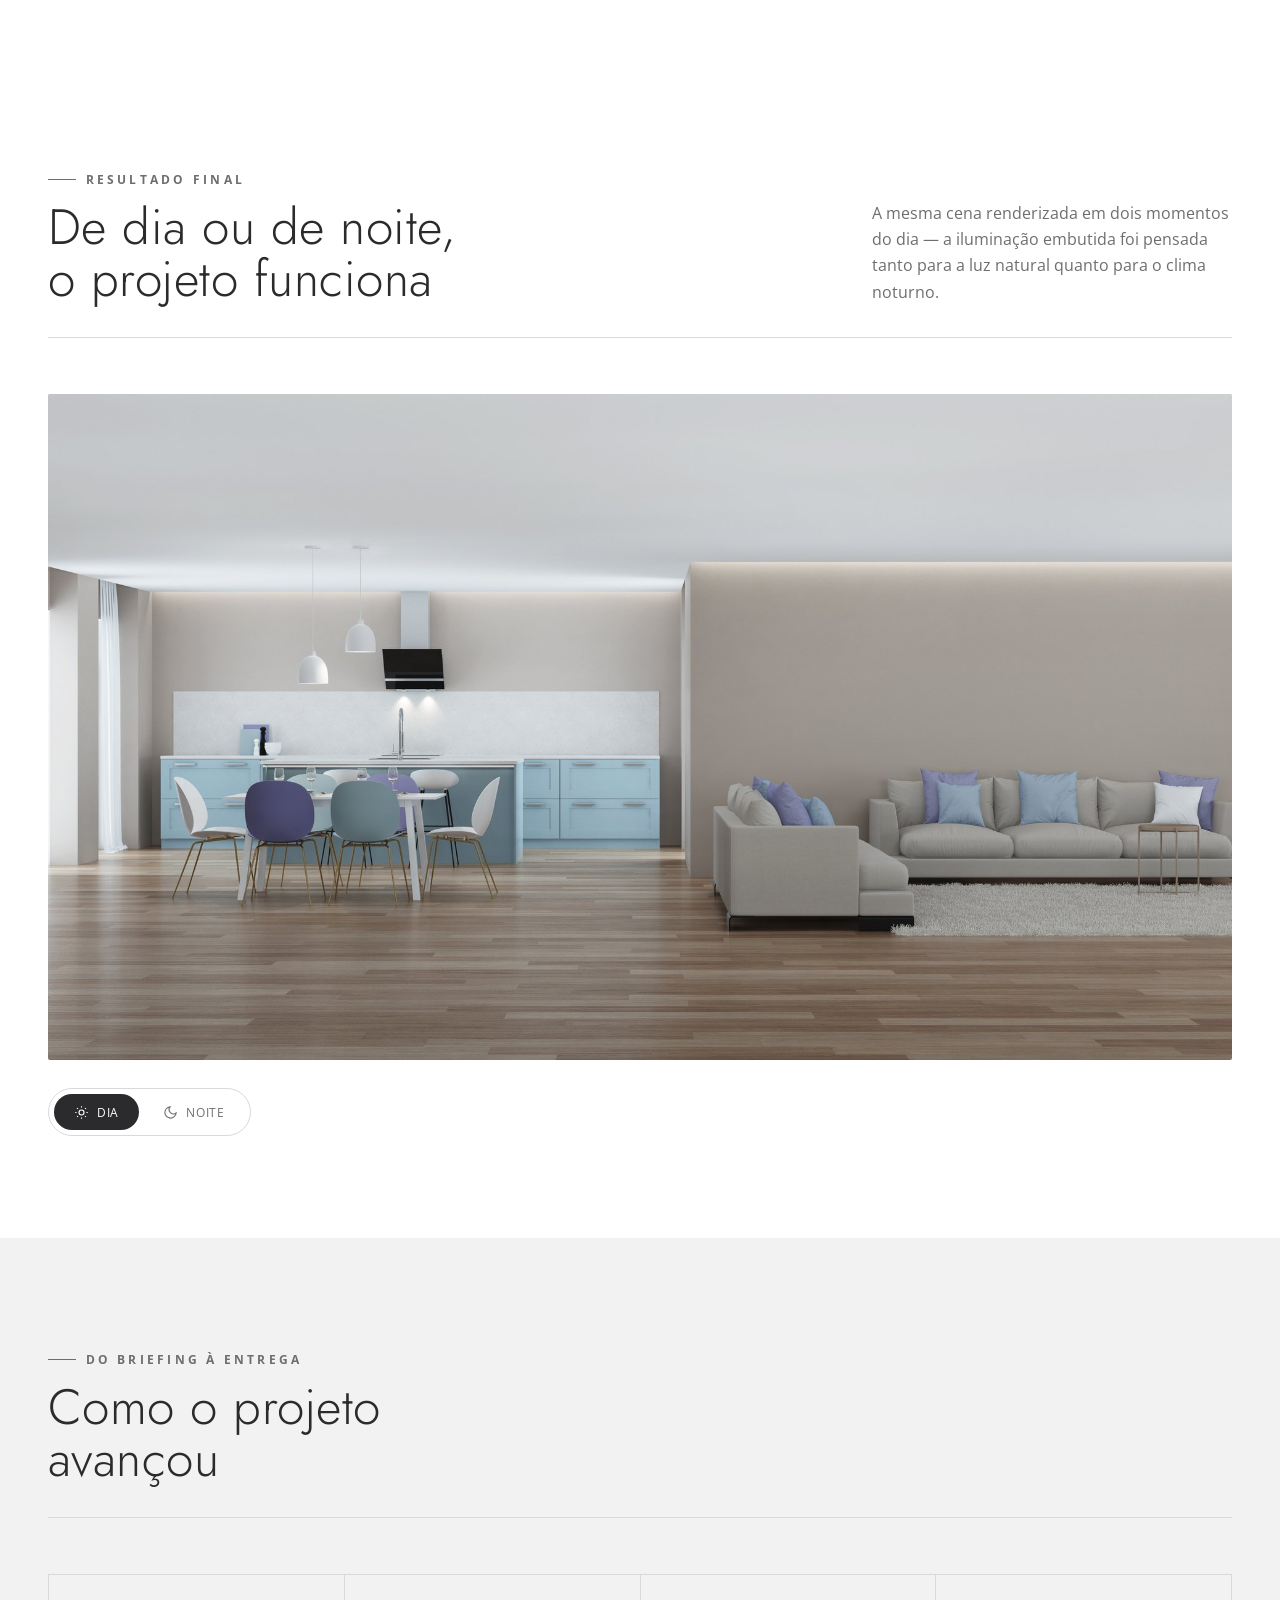
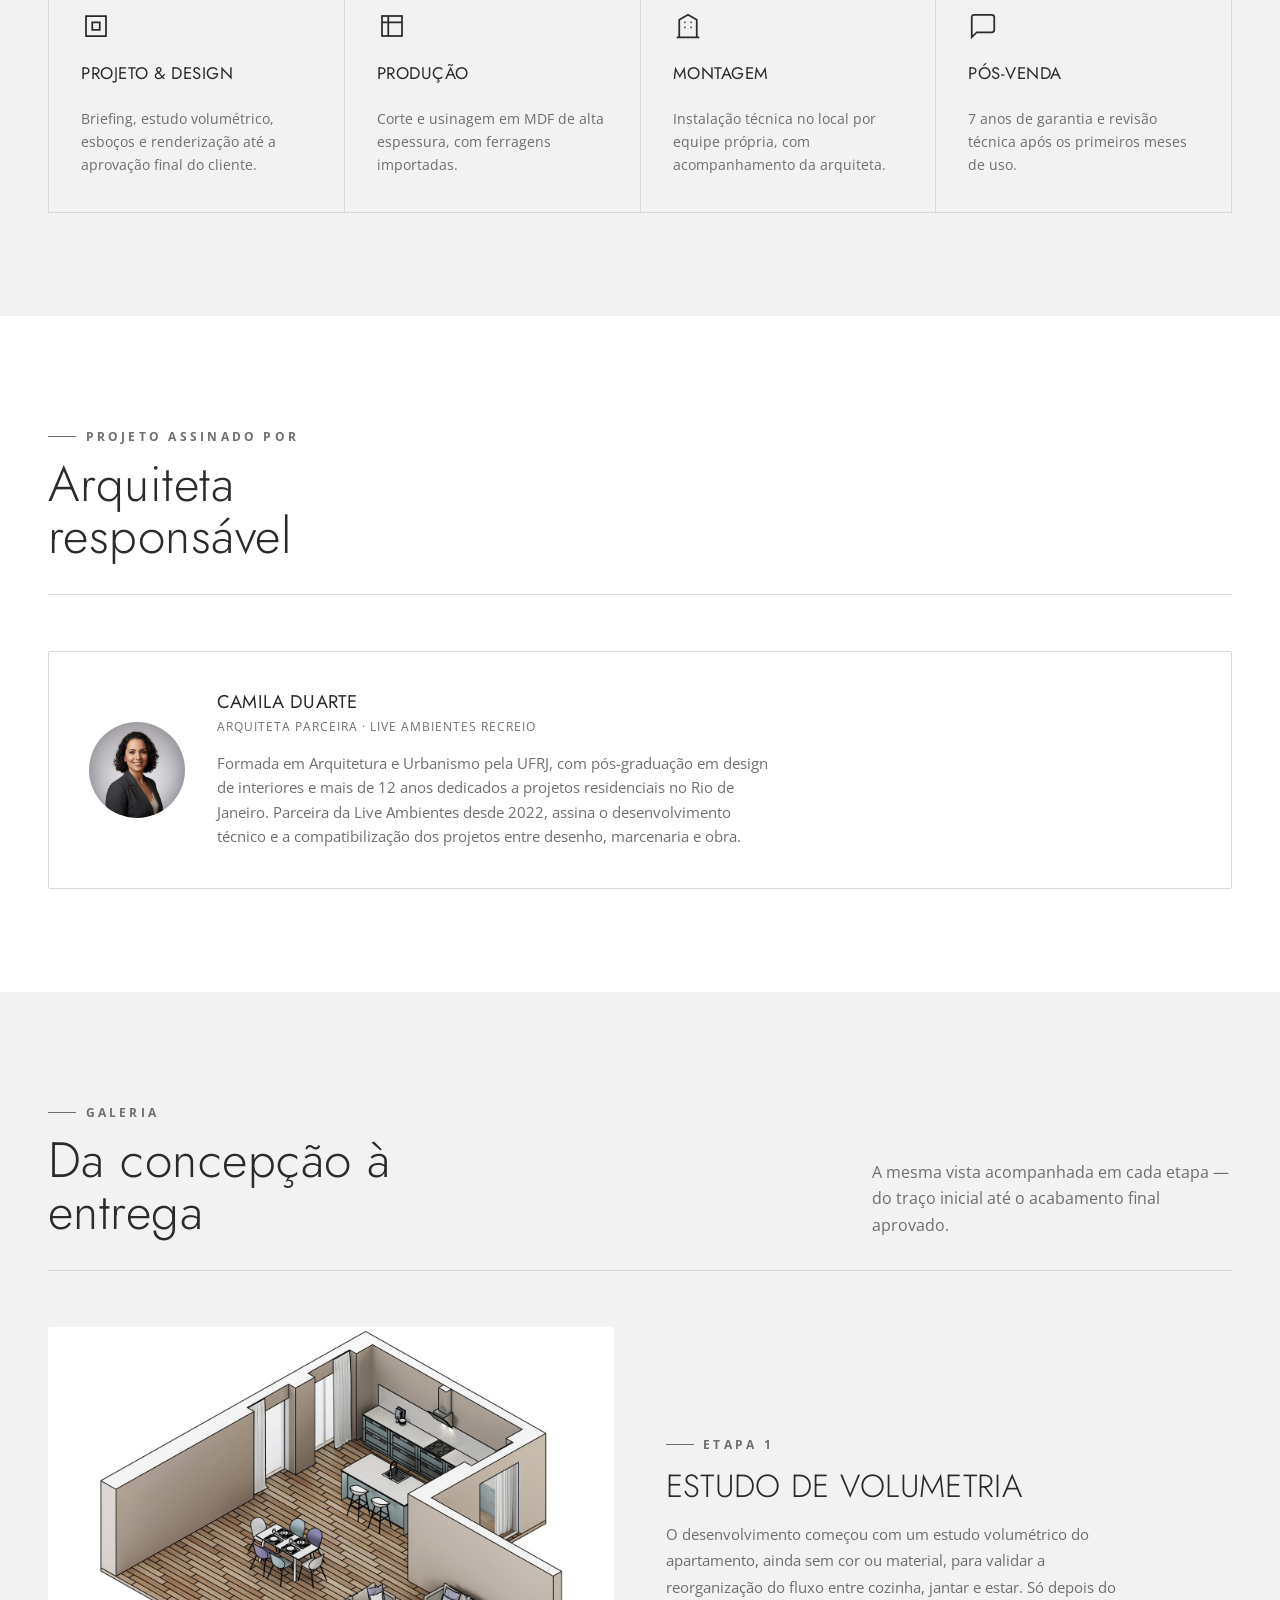
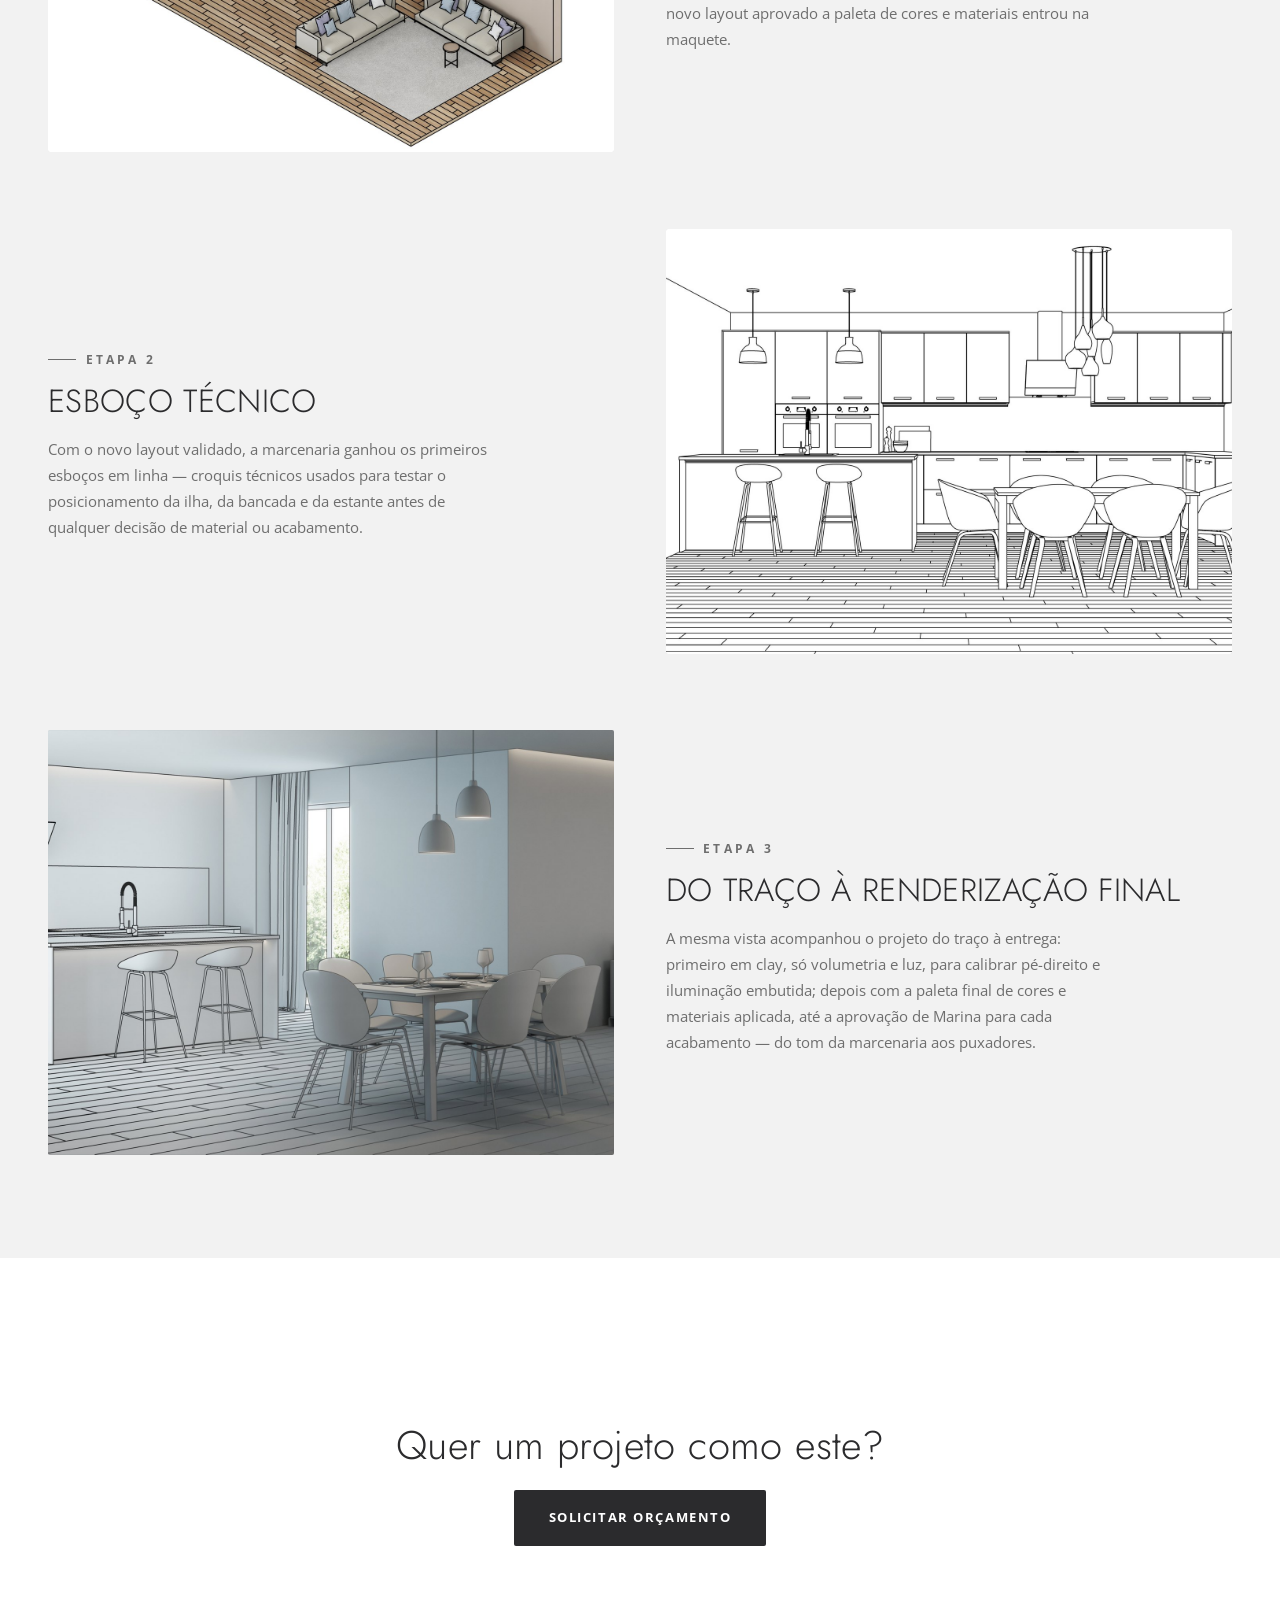
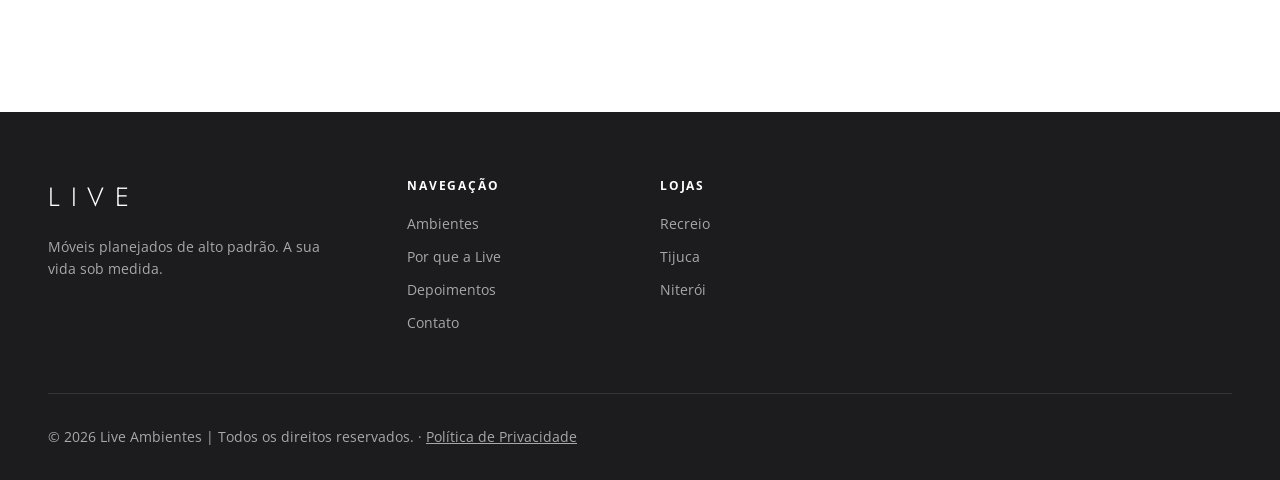
<file: projetos/marina-paiva.html>
<!DOCTYPE html>
<html lang="pt-BR">
<head>
<meta charset="UTF-8">
<meta name="viewport" content="width=device-width, initial-scale=1.0">
<title>Projeto Marina Paiva | Live Ambientes</title>
<meta name="description" content="Case Live Ambientes: projeto Marina Paiva, do esboço à entrega e montagem, assinado pela arquiteta Camila Duarte. Recreio dos Bandeirantes, 2025.">
<link rel="preconnect" href="https://fonts.googleapis.com">
<link rel="preconnect" href="https://fonts.gstatic.com" crossorigin>
<link href="https://fonts.googleapis.com/css2?family=Jost:wght@200;300;400;500&family=Open+Sans:wght@400;600;700&display=swap" rel="stylesheet">
<link rel="icon" href="../assets/favicon.svg" type="image/svg+xml">
<link rel="icon" href="../assets/favicon.ico" sizes="any">
<link rel="apple-touch-icon" href="../assets/apple-touch-icon.png">
<link rel="stylesheet" href="../css/style.css?v=20">
</head>
<body>
<!-- Case study de projeto. Conteúdo (meta, timeline, arquiteta, galeria) estruturado
     em blocos simples para facilitar migração futura para um template dinâmico
     (um arquivo de dados por projeto, reaproveitando este mesmo layout). -->

<header class="site-header" id="siteHeader">
  <div class="container">
    <a href="../index.html" class="logo">LIVE</a>
    <nav class="nav-links" id="navLinks">
      <a href="../index.html#ambientes">Ambientes</a>
      <a href="../index.html#diferenciais">Por que a Live</a>
      <a href="../index.html#depoimentos">Depoimentos</a>
      <a href="../index.html#lojas">Lojas</a>
      <a href="../index.html#contato">Contato</a>
    </nav>
    <div class="nav-cta">
      <a href="../index.html#orcamento" class="btn btn-outline">Orçamento Rápido</a>
      <button class="nav-toggle" id="navToggle" aria-label="Abrir menu">
        <span></span><span></span><span></span>
      </button>
    </div>
  </div>
</header>

<main>
  <section class="ambiente-hero">
    <img src="../assets/img/projetos/marina-paiva/11.jpg" alt="Cozinha e sala integradas do projeto Marina Paiva, cena final entregue">
    <div class="container">
      <span class="eyebrow on-dark">Case · Recreio dos Bandeirantes · 2025</span>
      <h1>Projeto Marina Paiva</h1>
      <p>Cozinha, sala de jantar e estar integradas em um único espaço social — do primeiro esboço à montagem final, com projeto assinado pela arquiteta Camila Duarte.</p>
    </div>
  </section>

  <section class="section section-light">
    <div class="container">
      <div class="projeto-meta reveal is-visible">
        <div><span>Cliente</span><strong>Marina Paiva</strong></div>
        <div><span>Local</span><strong>Recreio dos Bandeirantes, RJ</strong></div>
        <div><span>Ano</span><strong>2025</strong></div>
        <div><span>Área do projeto</span><strong>~42 m²</strong></div>
        <div><span>Loja responsável</span><strong>Live Ambientes Recreio</strong></div>
        <div><span>Arquiteta</span><strong>Camila Duarte</strong></div>
      </div>

      <div class="section-head reveal is-visible">
        <div class="heading">
          <span class="eyebrow">Sobre o projeto</span>
          <h2>Três ambientes, um só espaço de convívio</h2>
        </div>
      </div>
      <p style="max-width:70ch; color:var(--c-600); font-size:1.02rem; line-height:1.7; margin-bottom:1.5rem;">A cliente Marina Paiva procurou a Live Ambientes Recreio buscando transformar três ambientes independentes — cozinha, sala de jantar e sala de estar — em um único espaço social, sem abrir mão de área de armazenamento nem da estética clara que já usava no restante do apartamento. O desenvolvimento ficou a cargo da arquiteta Camila Duarte, parceira técnica da loja.</p>
      <p style="max-width:70ch; color:var(--c-600); font-size:1.02rem; line-height:1.7; margin-bottom:1.5rem;">Aprovado o projeto, a produção seguiu o padrão Live Ambientes: 100% MDF de alta espessura e ferragens importadas, com corte e usinagem sob medida. A montagem foi realizada por equipe própria, com acompanhamento técnico da arquiteta para conferir alinhamento, iluminação e instalação dos eletrodomésticos.</p>
      <p style="max-width:70ch; color:var(--c-600); font-size:1.02rem; line-height:1.7;">O projeto foi entregue em 2025 e hoje conta com os 7 anos de garantia padrão da Live Ambientes e acompanhamento de pós-venda, incluindo revisão técnica após os primeiros meses de uso.</p>
    </div>
  </section>

  <section class="section section-light">
    <div class="container">
      <div class="section-head reveal is-visible">
        <div class="heading">
          <span class="eyebrow">Resultado final</span>
          <h2>De dia ou de noite, o projeto funciona</h2>
        </div>
        <p>A mesma cena renderizada em dois momentos do dia — a iluminação embutida foi pensada tanto para a luz natural quanto para o clima noturno.</p>
      </div>
      <div class="projeto-daynight reveal is-visible">
        <div class="projeto-daynight-media">
          <img src="../assets/img/projetos/marina-paiva/10.jpg" alt="Cozinha e sala integradas do projeto Marina Paiva durante o dia" class="active" data-mode="dia">
          <img src="../assets/img/projetos/marina-paiva/11.jpg" alt="Cozinha e sala integradas do projeto Marina Paiva à noite" data-mode="noite">
        </div>
        <div class="daynight-toggle" role="group" aria-label="Alternar entre dia e noite">
          <button type="button" class="active" data-mode="dia"><svg viewBox="0 0 24 24"><circle cx="12" cy="12" r="4"/><path d="M12 2v2M12 20v2M4.93 4.93l1.41 1.41M17.66 17.66l1.41 1.41M2 12h2M20 12h2M4.93 19.07l1.41-1.41M17.66 6.34l1.41-1.41"/></svg> Dia</button>
          <button type="button" data-mode="noite"><svg viewBox="0 0 24 24"><path d="M21 12.79A9 9 0 1111.21 3 7 7 0 0021 12.79z"/></svg> Noite</button>
        </div>
      </div>
    </div>
  </section>

  <section class="section section-tint">
    <div class="container">
      <div class="section-head reveal is-visible">
        <div class="heading">
          <span class="eyebrow">Do briefing à entrega</span>
          <h2>Como o projeto avançou</h2>
        </div>
      </div>
      <div class="diff-grid diff-grid-4 reveal is-visible">
        <div class="diff-item"><svg viewBox="0 0 24 24"><path d="M4 4h16v16H4z"/><path d="M9 9h6v6H9z"/></svg><h3>Projeto & design</h3><p>Briefing, estudo volumétrico, esboços e renderização até a aprovação final do cliente.</p></div>
        <div class="diff-item"><svg viewBox="0 0 24 24"><rect x="4" y="4" width="16" height="16"/><path d="M4 9h16M9 4v16"/></svg><h3>Produção</h3><p>Corte e usinagem em MDF de alta espessura, com ferragens importadas.</p></div>
        <div class="diff-item"><svg viewBox="0 0 24 24"><path d="M3 21h18M5 21V7l7-4 7 4v14M9 9h1M9 13h1M14 9h1M14 13h1"/></svg><h3>Montagem</h3><p>Instalação técnica no local por equipe própria, com acompanhamento da arquiteta.</p></div>
        <div class="diff-item"><svg viewBox="0 0 24 24"><path d="M21 15a2 2 0 01-2 2H7l-4 4V5a2 2 0 012-2h14a2 2 0 012 2z"/></svg><h3>Pós-venda</h3><p>7 anos de garantia e revisão técnica após os primeiros meses de uso.</p></div>
      </div>
    </div>
  </section>

  <section class="section section-light">
    <div class="container">
      <div class="section-head reveal is-visible">
        <div class="heading">
          <span class="eyebrow">Projeto assinado por</span>
          <h2>Arquiteta responsável</h2>
        </div>
      </div>
      <div class="projeto-arquiteta reveal is-visible">
        <img src="../assets/img/projetos/marina-paiva/arquiteta-camila-duarte.jpg" alt="Camila Duarte, arquiteta parceira da Live Ambientes">
        <div>
          <h4>Camila Duarte</h4>
          <div class="cargo">Arquiteta parceira · Live Ambientes Recreio</div>
          <p class="bio">Formada em Arquitetura e Urbanismo pela UFRJ, com pós-graduação em design de interiores e mais de 12 anos dedicados a projetos residenciais no Rio de Janeiro. Parceira da Live Ambientes desde 2022, assina o desenvolvimento técnico e a compatibilização dos projetos entre desenho, marcenaria e obra.</p>
        </div>
      </div>
    </div>
  </section>

  <section class="section section-tint">
    <div class="container">
      <div class="section-head reveal is-visible">
        <div class="heading">
          <span class="eyebrow">Galeria</span>
          <h2>Da concepção à entrega</h2>
        </div>
        <p>A mesma vista acompanhada em cada etapa — do traço inicial até o acabamento final aprovado.</p>
      </div>

      <div class="projeto-step reveal is-visible">
        <div class="projeto-step-media" data-autofade data-interval="2600">
          <img src="../assets/img/projetos/marina-paiva/01.jpg" alt="Estudo volumétrico inicial do apartamento, sem cor ou material" class="active">
          <img src="../assets/img/projetos/marina-paiva/02.jpg" alt="Estudo volumétrico com paleta de cores e materiais aplicada">
        </div>
        <div class="projeto-step-text">
          <span class="eyebrow">Etapa 1</span>
          <h3>Estudo de volumetria</h3>
          <p>O desenvolvimento começou com um estudo volumétrico do apartamento, ainda sem cor ou material, para validar a reorganização do fluxo entre cozinha, jantar e estar. Só depois do novo layout aprovado a paleta de cores e materiais entrou na maquete.</p>
        </div>
      </div>

      <div class="projeto-step projeto-step-reverse reveal is-visible">
        <div class="projeto-step-text">
          <span class="eyebrow">Etapa 2</span>
          <h3>Esboço técnico</h3>
          <p>Com o novo layout validado, a marcenaria ganhou os primeiros esboços em linha — croquis técnicos usados para testar o posicionamento da ilha, da bancada e da estante antes de qualquer decisão de material ou acabamento.</p>
        </div>
        <div class="projeto-step-media">
          <img src="../assets/img/projetos/marina-paiva/03.jpg" alt="Esboço conceitual em linha da cozinha integrada" class="active">
        </div>
      </div>

      <div class="projeto-step reveal is-visible">
        <div class="projeto-step-media" data-autofade data-interval="1800">
          <img src="../assets/img/projetos/marina-paiva/04.jpg" alt="Esboço conceitual em linha da sala de jantar" class="active">
          <img src="../assets/img/projetos/marina-paiva/05.jpg" alt="Transição do esboço para a renderização, com volumetria e luz">
          <img src="../assets/img/projetos/marina-paiva/06.jpg" alt="Renderização em desenvolvimento com materiais sendo aplicados">
          <img src="../assets/img/projetos/marina-paiva/07.jpg" alt="Renderização em clay para estudo de volumetria e iluminação">
          <img src="../assets/img/projetos/marina-paiva/08.jpg" alt="Renderização colorida da cozinha integrada">
          <img src="../assets/img/projetos/marina-paiva/09.jpg" alt="Renderização colorida da sala de jantar">
        </div>
        <div class="projeto-step-text">
          <span class="eyebrow">Etapa 3</span>
          <h3>Do traço à renderização final</h3>
          <p>A mesma vista acompanhou o projeto do traço à entrega: primeiro em clay, só volumetria e luz, para calibrar pé-direito e iluminação embutida; depois com a paleta final de cores e materiais aplicada, até a aprovação de Marina para cada acabamento — do tom da marcenaria aos puxadores.</p>
        </div>
      </div>
    </div>
  </section>

  <section class="section section-light">
    <div class="container ambiente-cta">
      <h2>Quer um projeto como este?</h2>
      <a href="../index.html#orcamento" class="btn btn-primary">Solicitar Orçamento</a>
    </div>
  </section>
</main>

<footer class="site-footer">
  <div class="container">
    <div class="footer-top">
      <div>
        <a href="../index.html" class="logo" style="color:var(--c-0);">LIVE</a>
        <p>Móveis planejados de alto padrão. A sua vida sob medida.</p>
      </div>
      <div class="footer-col">
        <h5>Navegação</h5>
        <a href="../index.html#ambientes">Ambientes</a>
        <a href="../index.html#diferenciais">Por que a Live</a>
        <a href="../index.html#depoimentos">Depoimentos</a>
        <a href="../index.html#contato">Contato</a>
      </div>
      <div class="footer-col">
        <h5>Lojas</h5>
        <a href="../index.html#lojas">Recreio</a>
        <a href="../index.html#lojas">Tijuca</a>
        <a href="../index.html#lojas">Niterói</a>
      </div>
    </div>
    <div class="footer-inner">
      <span>&copy; 2026 Live Ambientes | Todos os direitos reservados. · <a href="../politica-de-privacidade.html" style="text-decoration:underline;">Política de Privacidade</a></span>
    </div>
  </div>
</footer>

<script src="../js/main.js?v=7"></script>
<script>
  // Crossfade automático das imagens de cada etapa (mesma vista, estágios diferentes)
  document.querySelectorAll('.projeto-step-media').forEach((media) => {
    const imgs = media.querySelectorAll('img');
    if (imgs.length < 2) return;
    const interval = parseInt(media.dataset.interval, 10) || 2400;
    let i = 0;
    setInterval(() => {
      imgs[i].classList.remove('active');
      i = (i + 1) % imgs.length;
      imgs[i].classList.add('active');
    }, interval);
  });

  // Toggle dia / noite
  const daynight = document.querySelector('.projeto-daynight-media');
  const toggle = document.querySelector('.daynight-toggle');
  if (daynight && toggle) {
    toggle.querySelectorAll('button').forEach((btn) => {
      btn.addEventListener('click', () => {
        const mode = btn.dataset.mode;
        toggle.querySelectorAll('button').forEach((b) => b.classList.toggle('active', b === btn));
        daynight.querySelectorAll('img').forEach((img) => img.classList.toggle('active', img.dataset.mode === mode));
      });
    });
  }
</script>
</body>
</html>
</file>
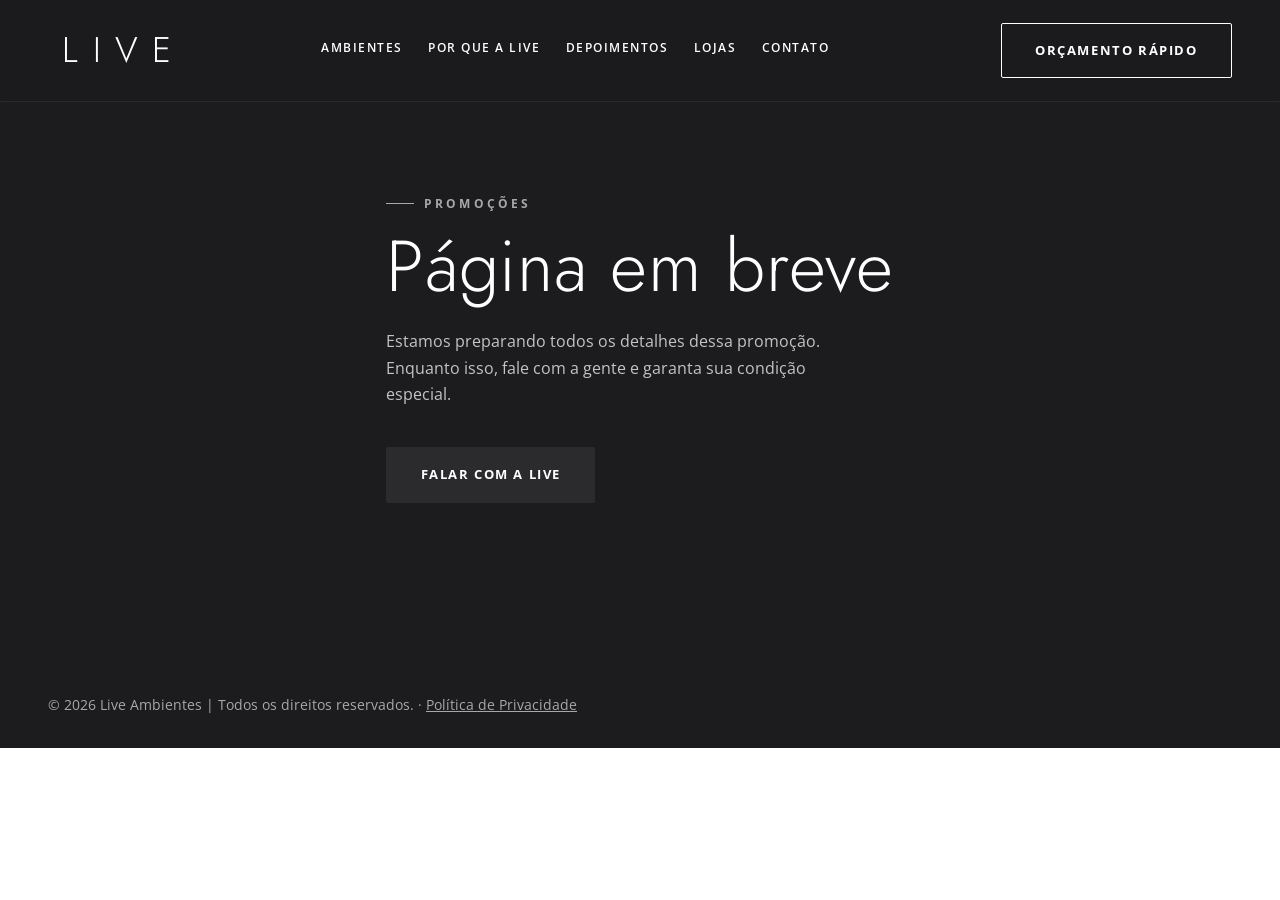
<file: promocoes/em-breve.html>
<!DOCTYPE html>
<html lang="pt-BR">
<head>
<meta charset="UTF-8">
<meta name="viewport" content="width=device-width, initial-scale=1.0">
<title>Em breve | Live Ambientes</title>
<meta name="robots" content="noindex">
<link rel="preconnect" href="https://fonts.googleapis.com">
<link rel="preconnect" href="https://fonts.gstatic.com" crossorigin>
<link href="https://fonts.googleapis.com/css2?family=Jost:wght@200;300;400;500&family=Open+Sans:wght@400;600;700&display=swap" rel="stylesheet">
<link rel="icon" href="../assets/favicon.svg" type="image/svg+xml">
<link rel="icon" href="../assets/favicon.ico" sizes="any">
<link rel="apple-touch-icon" href="../assets/apple-touch-icon.png">
<link rel="stylesheet" href="../css/style.css?v=20">
</head>
<body>

<header class="site-header" id="siteHeader">
  <div class="container">
    <a href="../index.html" class="logo">LIVE</a>
    <nav class="nav-links" id="navLinks">
      <a href="../index.html#ambientes">Ambientes</a>
      <a href="../index.html#diferenciais">Por que a Live</a>
      <a href="../index.html#depoimentos">Depoimentos</a>
      <a href="../index.html#lojas">Lojas</a>
      <a href="../index.html#contato">Contato</a>
    </nav>
    <div class="nav-cta">
      <a href="../index.html#orcamento" class="btn btn-outline">Orçamento Rápido</a>
      <button class="nav-toggle" id="navToggle" aria-label="Abrir menu">
        <span></span><span></span><span></span>
      </button>
    </div>
  </div>
</header>

<main>
  <section class="section section-dark" style="min-height:70vh;display:flex;align-items:center;padding-top:10rem;">
    <div class="container">
      <span class="eyebrow on-dark">Promoções</span>
      <h1 style="font-family:var(--font-display);font-weight:300;font-size:clamp(2.5rem,6vw,4.5rem);margin:1rem 0 1.5rem;">Página em breve</h1>
      <p style="color:var(--c-300);max-width:50ch;margin-bottom:2.5rem;">Estamos preparando todos os detalhes dessa promoção. Enquanto isso, fale com a gente e garanta sua condição especial.</p>
      <a href="../index.html#contato" class="btn btn-primary">Falar com a Live</a>
    </div>
  </section>
</main>

<footer class="site-footer">
  <div class="container">
    <div class="footer-inner">
      <span>&copy; 2026 Live Ambientes | Todos os direitos reservados. · <a href="../politica-de-privacidade.html" style="text-decoration:underline;">Política de Privacidade</a></span>
    </div>
  </div>
</footer>

<script src="../js/main.js?v=7"></script>
</body>
</html>
</file>
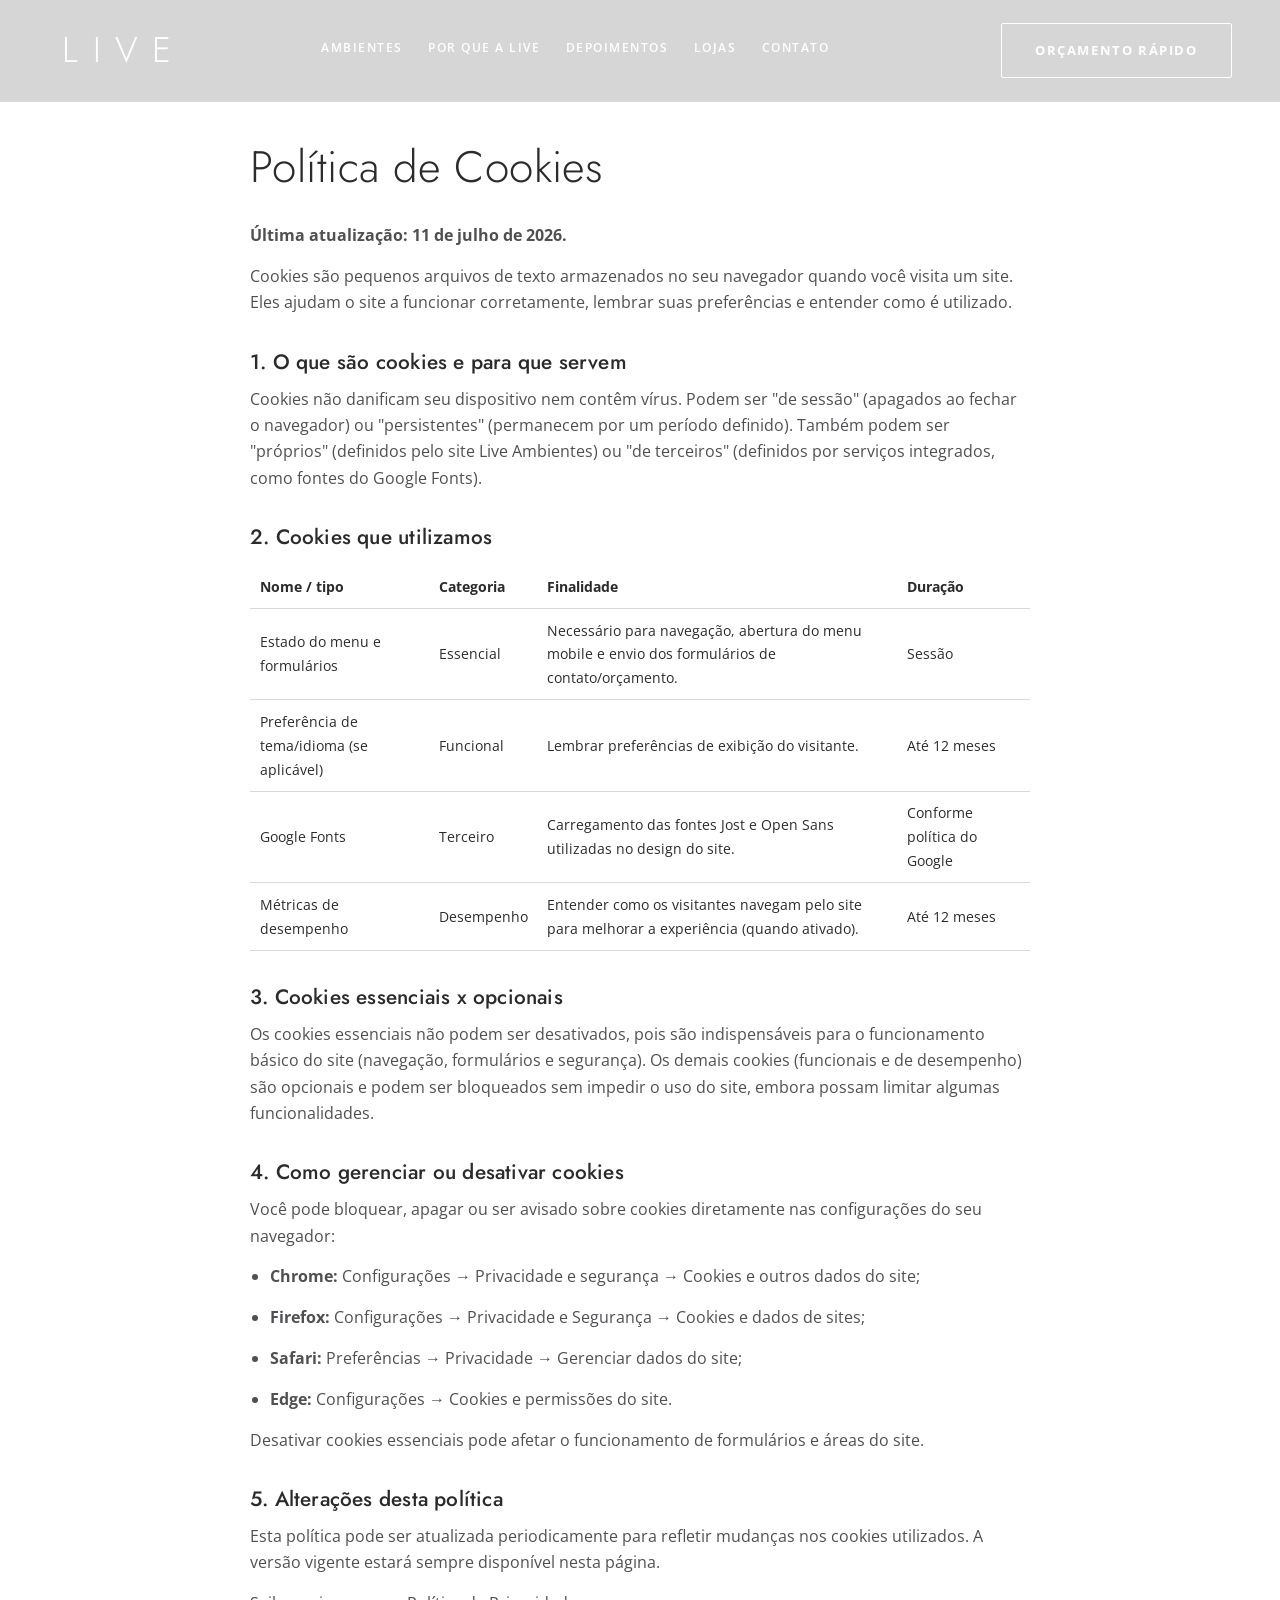
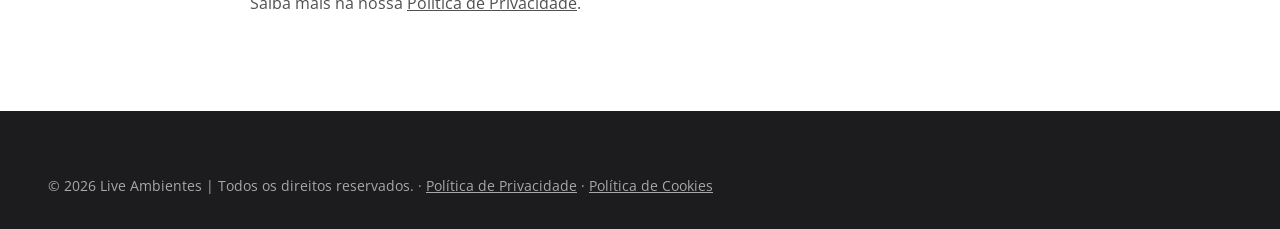
<file: site/politica-de-cookies.html>
<!DOCTYPE html>
<html lang="pt-BR">
<head>
<meta charset="UTF-8">
<meta name="viewport" content="width=device-width, initial-scale=1.0">
<title>Política de Cookies | Live Ambientes</title>
<link rel="preconnect" href="https://fonts.googleapis.com">
<link rel="preconnect" href="https://fonts.gstatic.com" crossorigin>
<link href="https://fonts.googleapis.com/css2?family=Jost:wght@200;300;400;500&family=Open+Sans:wght@400;600;700&display=swap" rel="stylesheet">
<link rel="stylesheet" href="css/style.css?v=13">
<style>
  .legal { padding: 9rem 0 5rem; max-width: 780px; }
  .legal h1 { font-size: clamp(2rem,4vw,2.75rem); margin-bottom: 2rem; }
  .legal h2 { font-size: 1.3rem; font-weight: 500; margin: 2.25rem 0 0.75rem; }
  .legal p, .legal li { color: var(--c-700); margin-bottom: 0.9rem; }
  .legal ul { padding-left: 1.25rem; list-style: disc; }
  .legal table { width: 100%; border-collapse: collapse; margin: 1rem 0; }
  .legal th, .legal td { text-align: left; padding: 0.6rem; border-bottom: 1px solid var(--c-200); font-size: 0.9rem; }
  .legal a { text-decoration: underline; }
</style>
</head>
<body>

<header class="site-header" id="siteHeader">
  <div class="container">
    <a href="index.html" class="logo">LIVE</a>
    <nav class="nav-links" id="navLinks">
      <a href="index.html#ambientes">Ambientes</a>
      <a href="index.html#diferenciais">Por que a Live</a>
      <a href="index.html#depoimentos">Depoimentos</a>
      <a href="index.html#lojas">Lojas</a>
      <a href="index.html#contato">Contato</a>
    </nav>
    <div class="nav-cta">
      <a href="index.html#orcamento" class="btn btn-outline">Orçamento Rápido</a>
      <button class="nav-toggle" id="navToggle" aria-label="Abrir menu">
        <span></span><span></span><span></span>
      </button>
    </div>
  </div>
</header>

<main>
  <div class="container legal">
    <h1>Política de Cookies</h1>
    <p><strong>Última atualização: 11 de julho de 2026.</strong></p>
    <p>Cookies são pequenos arquivos de texto armazenados no seu navegador quando você visita um site. Eles ajudam o site a funcionar corretamente, lembrar suas preferências e entender como é utilizado.</p>

    <h2>1. O que são cookies e para que servem</h2>
    <p>Cookies não danificam seu dispositivo nem contêm vírus. Podem ser "de sessão" (apagados ao fechar o navegador) ou "persistentes" (permanecem por um período definido). Também podem ser "próprios" (definidos pelo site Live Ambientes) ou "de terceiros" (definidos por serviços integrados, como fontes do Google Fonts).</p>

    <h2>2. Cookies que utilizamos</h2>
    <table>
      <tr><th>Nome / tipo</th><th>Categoria</th><th>Finalidade</th><th>Duração</th></tr>
      <tr><td>Estado do menu e formulários</td><td>Essencial</td><td>Necessário para navegação, abertura do menu mobile e envio dos formulários de contato/orçamento.</td><td>Sessão</td></tr>
      <tr><td>Preferência de tema/idioma (se aplicável)</td><td>Funcional</td><td>Lembrar preferências de exibição do visitante.</td><td>Até 12 meses</td></tr>
      <tr><td>Google Fonts</td><td>Terceiro</td><td>Carregamento das fontes Jost e Open Sans utilizadas no design do site.</td><td>Conforme política do Google</td></tr>
      <tr><td>Métricas de desempenho</td><td>Desempenho</td><td>Entender como os visitantes navegam pelo site para melhorar a experiência (quando ativado).</td><td>Até 12 meses</td></tr>
    </table>

    <h2>3. Cookies essenciais x opcionais</h2>
    <p>Os cookies essenciais não podem ser desativados, pois são indispensáveis para o funcionamento básico do site (navegação, formulários e segurança). Os demais cookies (funcionais e de desempenho) são opcionais e podem ser bloqueados sem impedir o uso do site, embora possam limitar algumas funcionalidades.</p>

    <h2>4. Como gerenciar ou desativar cookies</h2>
    <p>Você pode bloquear, apagar ou ser avisado sobre cookies diretamente nas configurações do seu navegador:</p>
    <ul>
      <li><strong>Chrome:</strong> Configurações → Privacidade e segurança → Cookies e outros dados do site;</li>
      <li><strong>Firefox:</strong> Configurações → Privacidade e Segurança → Cookies e dados de sites;</li>
      <li><strong>Safari:</strong> Preferências → Privacidade → Gerenciar dados do site;</li>
      <li><strong>Edge:</strong> Configurações → Cookies e permissões do site.</li>
    </ul>
    <p>Desativar cookies essenciais pode afetar o funcionamento de formulários e áreas do site.</p>

    <h2>5. Alterações desta política</h2>
    <p>Esta política pode ser atualizada periodicamente para refletir mudanças nos cookies utilizados. A versão vigente estará sempre disponível nesta página.</p>

    <p>Saiba mais na nossa <a href="politica-de-privacidade.html">Política de Privacidade</a>.</p>
  </div>
</main>

<footer class="site-footer">
  <div class="container">
    <div class="footer-inner">
      <span>&copy; 2026 Live Ambientes | Todos os direitos reservados. · <a href="politica-de-privacidade.html" style="text-decoration:underline;">Política de Privacidade</a> · <a href="politica-de-cookies.html" style="text-decoration:underline;">Política de Cookies</a></span>
    </div>
  </div>
</footer>

<script src="js/main.js?v=2"></script>
</body>
</html>
</file>
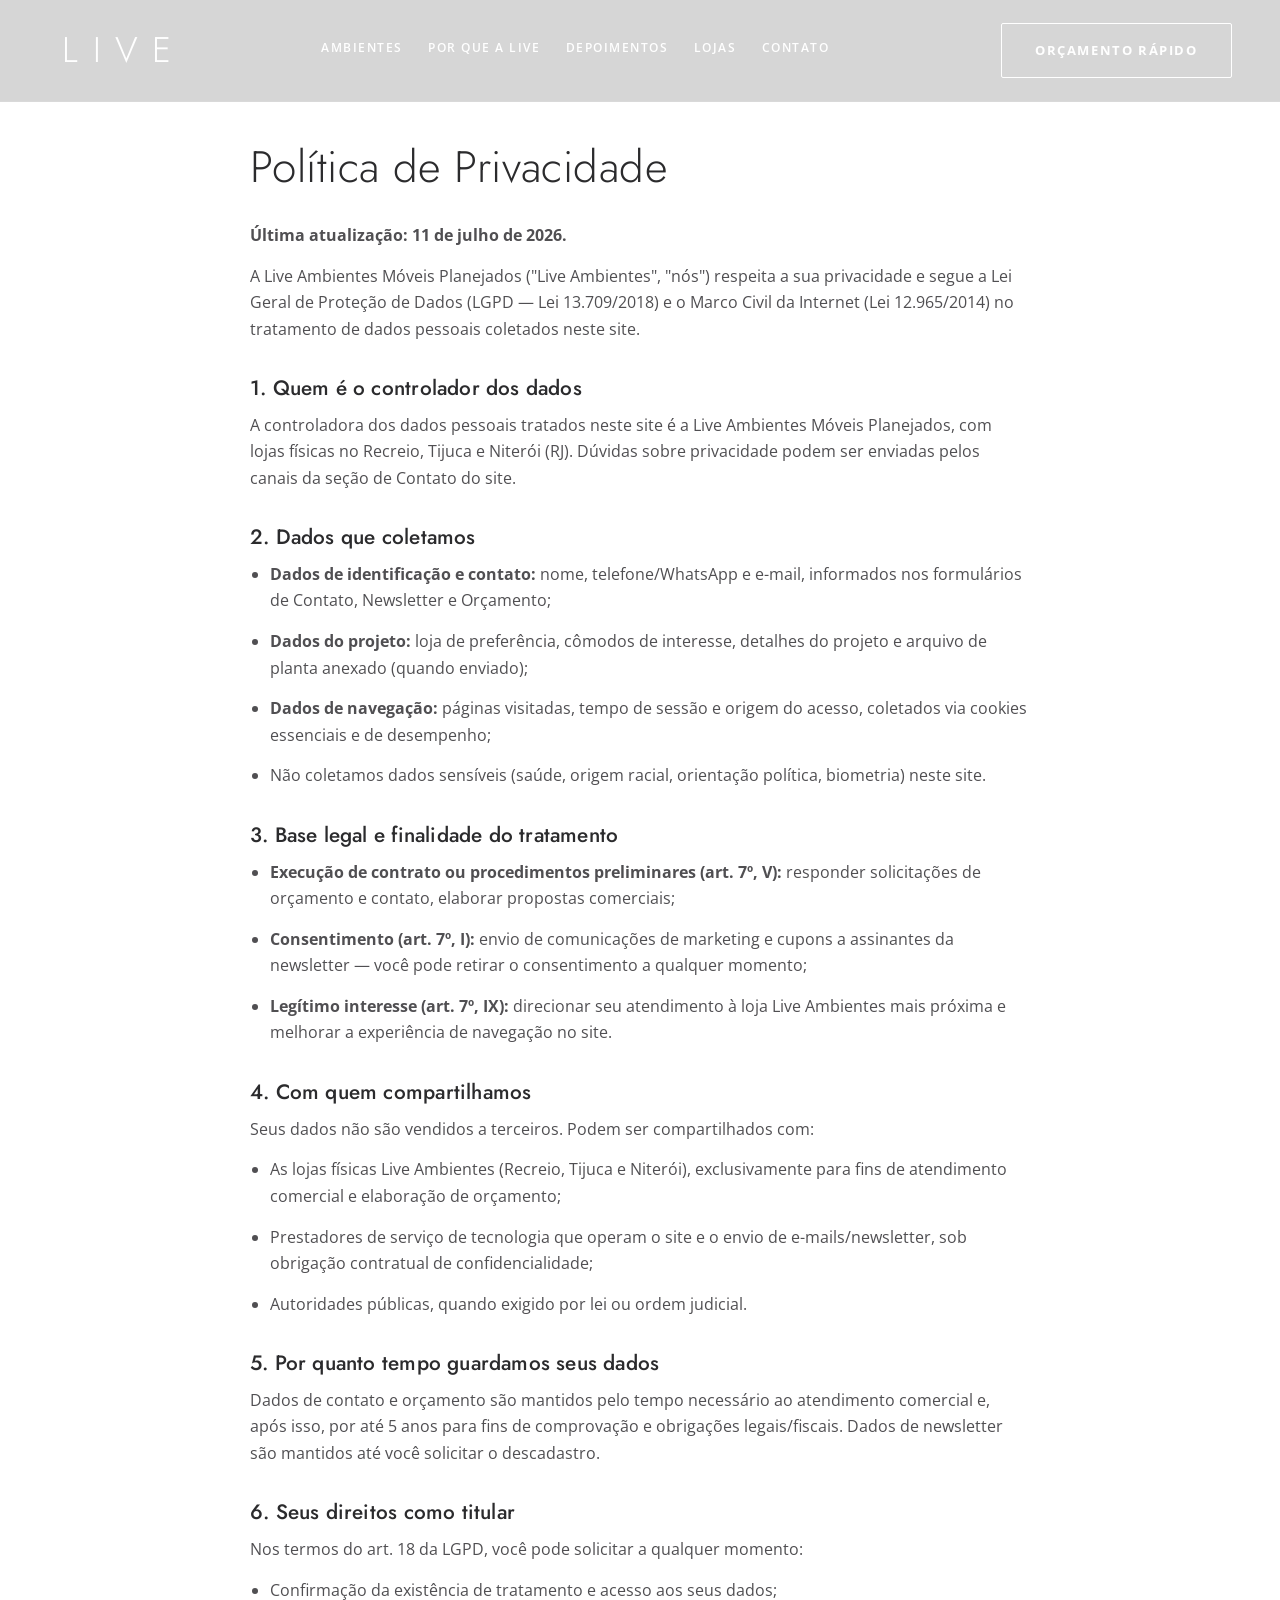
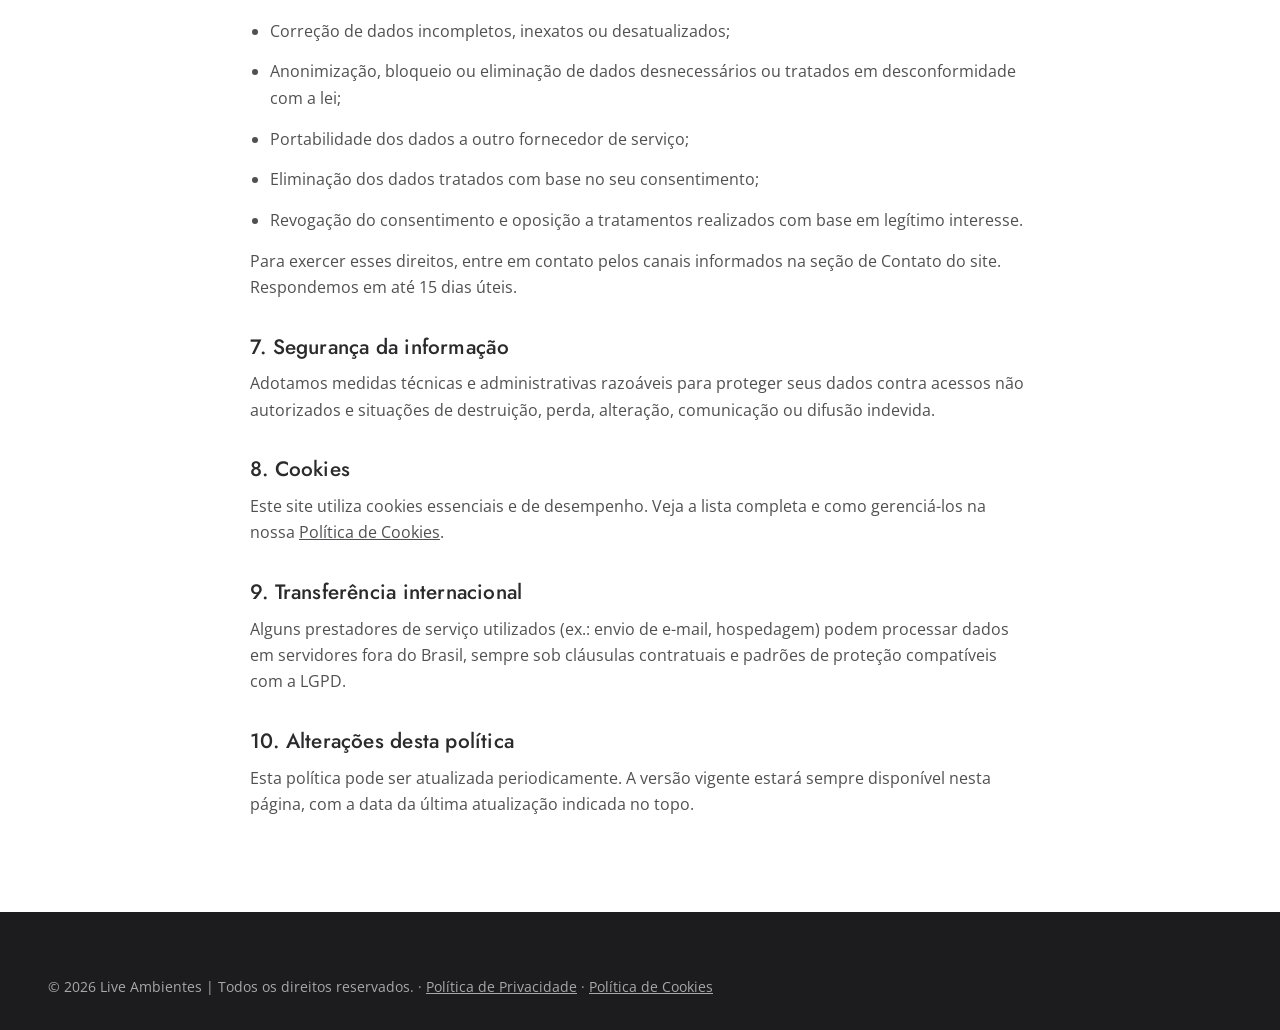
<file: site/politica-de-privacidade.html>
<!DOCTYPE html>
<html lang="pt-BR">
<head>
<meta charset="UTF-8">
<meta name="viewport" content="width=device-width, initial-scale=1.0">
<title>Política de Privacidade | Live Ambientes</title>
<link rel="preconnect" href="https://fonts.googleapis.com">
<link rel="preconnect" href="https://fonts.gstatic.com" crossorigin>
<link href="https://fonts.googleapis.com/css2?family=Jost:wght@200;300;400;500&family=Open+Sans:wght@400;600;700&display=swap" rel="stylesheet">
<link rel="stylesheet" href="css/style.css?v=13">
<style>
  .legal { padding: 9rem 0 5rem; max-width: 780px; }
  .legal h1 { font-size: clamp(2rem,4vw,2.75rem); margin-bottom: 2rem; }
  .legal h2 { font-size: 1.3rem; font-weight: 500; margin: 2.25rem 0 0.75rem; }
  .legal p, .legal li { color: var(--c-700); margin-bottom: 0.9rem; }
  .legal ul { padding-left: 1.25rem; list-style: disc; }
  .legal a { text-decoration: underline; }
</style>
</head>
<body>

<header class="site-header" id="siteHeader">
  <div class="container">
    <a href="index.html" class="logo">LIVE</a>
    <nav class="nav-links" id="navLinks">
      <a href="index.html#ambientes">Ambientes</a>
      <a href="index.html#diferenciais">Por que a Live</a>
      <a href="index.html#depoimentos">Depoimentos</a>
      <a href="index.html#lojas">Lojas</a>
      <a href="index.html#contato">Contato</a>
    </nav>
    <div class="nav-cta">
      <a href="index.html#orcamento" class="btn btn-outline">Orçamento Rápido</a>
      <button class="nav-toggle" id="navToggle" aria-label="Abrir menu">
        <span></span><span></span><span></span>
      </button>
    </div>
  </div>
</header>

<main>
  <div class="container legal">
    <h1>Política de Privacidade</h1>
    <p><strong>Última atualização: 11 de julho de 2026.</strong></p>
    <p>A Live Ambientes Móveis Planejados ("Live Ambientes", "nós") respeita a sua privacidade e segue a Lei Geral de Proteção de Dados (LGPD — Lei 13.709/2018) e o Marco Civil da Internet (Lei 12.965/2014) no tratamento de dados pessoais coletados neste site.</p>

    <h2>1. Quem é o controlador dos dados</h2>
    <p>A controladora dos dados pessoais tratados neste site é a Live Ambientes Móveis Planejados, com lojas físicas no Recreio, Tijuca e Niterói (RJ). Dúvidas sobre privacidade podem ser enviadas pelos canais da seção de Contato do site.</p>

    <h2>2. Dados que coletamos</h2>
    <ul>
      <li><strong>Dados de identificação e contato:</strong> nome, telefone/WhatsApp e e-mail, informados nos formulários de Contato, Newsletter e Orçamento;</li>
      <li><strong>Dados do projeto:</strong> loja de preferência, cômodos de interesse, detalhes do projeto e arquivo de planta anexado (quando enviado);</li>
      <li><strong>Dados de navegação:</strong> páginas visitadas, tempo de sessão e origem do acesso, coletados via cookies essenciais e de desempenho;</li>
      <li>Não coletamos dados sensíveis (saúde, origem racial, orientação política, biometria) neste site.</li>
    </ul>

    <h2>3. Base legal e finalidade do tratamento</h2>
    <ul>
      <li><strong>Execução de contrato ou procedimentos preliminares (art. 7º, V):</strong> responder solicitações de orçamento e contato, elaborar propostas comerciais;</li>
      <li><strong>Consentimento (art. 7º, I):</strong> envio de comunicações de marketing e cupons a assinantes da newsletter — você pode retirar o consentimento a qualquer momento;</li>
      <li><strong>Legítimo interesse (art. 7º, IX):</strong> direcionar seu atendimento à loja Live Ambientes mais próxima e melhorar a experiência de navegação no site.</li>
    </ul>

    <h2>4. Com quem compartilhamos</h2>
    <p>Seus dados não são vendidos a terceiros. Podem ser compartilhados com:</p>
    <ul>
      <li>As lojas físicas Live Ambientes (Recreio, Tijuca e Niterói), exclusivamente para fins de atendimento comercial e elaboração de orçamento;</li>
      <li>Prestadores de serviço de tecnologia que operam o site e o envio de e-mails/newsletter, sob obrigação contratual de confidencialidade;</li>
      <li>Autoridades públicas, quando exigido por lei ou ordem judicial.</li>
    </ul>

    <h2>5. Por quanto tempo guardamos seus dados</h2>
    <p>Dados de contato e orçamento são mantidos pelo tempo necessário ao atendimento comercial e, após isso, por até 5 anos para fins de comprovação e obrigações legais/fiscais. Dados de newsletter são mantidos até você solicitar o descadastro.</p>

    <h2>6. Seus direitos como titular</h2>
    <p>Nos termos do art. 18 da LGPD, você pode solicitar a qualquer momento:</p>
    <ul>
      <li>Confirmação da existência de tratamento e acesso aos seus dados;</li>
      <li>Correção de dados incompletos, inexatos ou desatualizados;</li>
      <li>Anonimização, bloqueio ou eliminação de dados desnecessários ou tratados em desconformidade com a lei;</li>
      <li>Portabilidade dos dados a outro fornecedor de serviço;</li>
      <li>Eliminação dos dados tratados com base no seu consentimento;</li>
      <li>Revogação do consentimento e oposição a tratamentos realizados com base em legítimo interesse.</li>
    </ul>
    <p>Para exercer esses direitos, entre em contato pelos canais informados na seção de Contato do site. Respondemos em até 15 dias úteis.</p>

    <h2>7. Segurança da informação</h2>
    <p>Adotamos medidas técnicas e administrativas razoáveis para proteger seus dados contra acessos não autorizados e situações de destruição, perda, alteração, comunicação ou difusão indevida.</p>

    <h2>8. Cookies</h2>
    <p>Este site utiliza cookies essenciais e de desempenho. Veja a lista completa e como gerenciá-los na nossa <a href="politica-de-cookies.html">Política de Cookies</a>.</p>

    <h2>9. Transferência internacional</h2>
    <p>Alguns prestadores de serviço utilizados (ex.: envio de e-mail, hospedagem) podem processar dados em servidores fora do Brasil, sempre sob cláusulas contratuais e padrões de proteção compatíveis com a LGPD.</p>

    <h2>10. Alterações desta política</h2>
    <p>Esta política pode ser atualizada periodicamente. A versão vigente estará sempre disponível nesta página, com a data da última atualização indicada no topo.</p>
  </div>
</main>

<footer class="site-footer">
  <div class="container">
    <div class="footer-inner">
      <span>&copy; 2026 Live Ambientes | Todos os direitos reservados. · <a href="politica-de-privacidade.html" style="text-decoration:underline;">Política de Privacidade</a> · <a href="politica-de-cookies.html" style="text-decoration:underline;">Política de Cookies</a></span>
    </div>
  </div>
</footer>

<script src="js/main.js?v=2"></script>
</body>
</html>
</file>
<file: css/style.css>
/* ============================================================
   LIVE AMBIENTES — Design System v2
   Editorial, alto padrão, monocromático.
   Título "Balgin" substituído por "Jost" até a fonte licenciada
   ser fornecida.
   ============================================================ */

:root {
  --c-950: #1C1C1E;
  --c-900: #2B2B2D;
  --c-800: #3A3A3C;
  --c-700: #504F52;
  --c-600: #6E6E6E;
  --c-400: #A8A8A8;
  --c-300: #C4C4C4;
  --c-200: #D9D9D9;
  --c-100: #F2F2F2;
  --c-0:   #FFFFFF;

  --font-display: 'Jost', 'Balgin', sans-serif;
  --font-body: 'Open Sans', sans-serif;

  --radius: 2px;
  --container-max: 1320px;
  --gap: clamp(1rem, 2vw, 2rem);

  --ease: cubic-bezier(0.16, 1, 0.3, 1);
}

* { box-sizing: border-box; margin: 0; padding: 0; }
html { scroll-behavior: smooth; }

body {
  font-family: var(--font-body);
  color: var(--c-900);
  background: var(--c-0);
  line-height: 1.65;
  -webkit-font-smoothing: antialiased;
  overflow-x: hidden;
}

img { max-width: 100%; display: block; }
a { color: inherit; text-decoration: none; }
ul { list-style: none; }
svg { display: block; }

.container {
  max-width: var(--container-max);
  margin: 0 auto;
  padding: 0 clamp(1.25rem, 5vw, 3rem);
}

h1, h2, h3, h4 {
  font-family: var(--font-display);
  font-weight: 300;
  line-height: 1.05;
  letter-spacing: 0.01em;
}

.eyebrow {
  display: inline-flex;
  align-items: center;
  gap: 0.6rem;
  font-family: var(--font-body);
  font-size: 0.72rem;
  font-weight: 700;
  letter-spacing: 0.28em;
  text-transform: uppercase;
  color: var(--c-600);
}
.eyebrow::before {
  content: '';
  width: 28px; height: 1px;
  background: currentColor;
}
.eyebrow.on-dark { color: var(--c-400); }

.index-num {
  font-family: var(--font-display);
  font-size: 0.85rem;
  color: var(--c-400);
  letter-spacing: 0.1em;
}

/* ---------- Reveal on scroll ---------- */
.reveal {
  opacity: 0;
  transform: translateY(28px);
  transition: opacity 0.9s var(--ease), transform 0.9s var(--ease);
}
.reveal.is-visible { opacity: 1; transform: translateY(0); }
.reveal-delay-1 { transition-delay: 0.08s; }
.reveal-delay-2 { transition-delay: 0.16s; }
.reveal-delay-3 { transition-delay: 0.24s; }
.reveal-delay-4 { transition-delay: 0.32s; }

/* ---------- Buttons ---------- */
.btn {
  position: relative;
  display: inline-flex;
  align-items: center;
  gap: 0.6rem;
  padding: 1rem 2.1rem;
  border-radius: var(--radius);
  font-family: var(--font-body);
  font-size: 0.82rem;
  font-weight: 700;
  letter-spacing: 0.12em;
  text-transform: uppercase;
  border: 1px solid transparent;
  cursor: pointer;
  overflow: hidden;
  isolation: isolate;
  transition: color 0.4s var(--ease), border-color 0.4s var(--ease);
}
.btn::before {
  content: '';
  position: absolute;
  inset: 0;
  z-index: -1;
  transform: scaleX(0);
  transform-origin: left;
  transition: transform 0.45s var(--ease);
}
.btn:hover::before { transform: scaleX(1); }

.btn-primary { background: var(--c-900); color: var(--c-0); }
.btn-primary::before { background: var(--c-700); }

.btn-outline { border-color: var(--c-0); color: var(--c-0); }
.btn-outline::before { background: var(--c-0); }
.btn-outline:hover { color: var(--c-900); }

.btn-outline-dark { border-color: var(--c-900); color: var(--c-900); }
.btn-outline-dark::before { background: var(--c-900); }
.btn-outline-dark:hover { color: var(--c-0); }

.btn-ghost { padding: 0; border: none; text-decoration: none; }
.btn-ghost::before { display: none; }
.btn-ghost .arrow { display: inline-block; transition: transform 0.35s var(--ease); }
.btn-ghost:hover .arrow { transform: translateX(6px); }

/* ---------- Header ---------- */
.site-header {
  position: fixed;
  top: 0; left: 0; right: 0;
  z-index: 100;
  padding: 0.4rem 0;
  background: rgba(28, 28, 30, 0.18);
  backdrop-filter: blur(6px);
  -webkit-backdrop-filter: blur(6px);
  border-bottom: 1px solid rgba(255,255,255,0.06);
  transition: background 0.5s var(--ease), padding 0.5s var(--ease), box-shadow 0.5s var(--ease), backdrop-filter 0.5s var(--ease), border-color 0.5s var(--ease);
}
.site-header .container {
  display: flex;
  align-items: center;
  justify-content: space-between;
  height: 88px;
  transition: height 0.5s var(--ease);
}
.site-header.scrolled {
  background: rgba(28, 28, 30, 0.55);
  backdrop-filter: blur(18px) saturate(180%);
  -webkit-backdrop-filter: blur(18px) saturate(180%);
  border-color: rgba(255,255,255,0.1);
  box-shadow: 0 8px 30px rgba(0,0,0,0.2);
}
/* backdrop-filter cria containing block p/ elementos fixed dentro do header;
   remove ao abrir o menu mobile pra .nav-links.open cobrir a tela toda */
.site-header.menu-open {
  backdrop-filter: none;
  -webkit-backdrop-filter: none;
  background: var(--c-950);
  transition: none;
}
.site-header.scrolled .container { height: 60px; }

.logo {
  font-family: var(--font-display);
  font-weight: 300;
  font-size: 1.65rem;
  letter-spacing: 0.4em;
  color: var(--c-0);
  padding-left: 0.4em;
  display: inline-block;
}
.site-header .logo {
  transform: scale(1.35);
  transform-origin: left center;
  transition: transform 0.5s var(--ease);
}
.site-header.scrolled .logo { transform: scale(0.78); }
.logo small {
  display: block;
  font-family: var(--font-body);
  font-size: 0.55rem;
  font-weight: 600;
  letter-spacing: 0.25em;
  color: var(--c-400);
  margin-top: 0.15rem;
}

.nav-links { display: flex; gap: clamp(1.25rem, 2vw, 2.5rem); }
.nav-links a {
  position: relative;
  color: var(--c-0);
  font-size: 0.78rem;
  font-weight: 600;
  letter-spacing: 0.12em;
  text-transform: uppercase;
  padding-bottom: 4px;
}
.nav-links a::after {
  content: '';
  position: absolute;
  left: 0; bottom: 0;
  width: 100%; height: 1px;
  background: var(--c-0);
  transform: scaleX(0);
  transform-origin: right;
  transition: transform 0.35s var(--ease);
}
.nav-links a:hover::after { transform: scaleX(1); transform-origin: left; }

.nav-cta { display: flex; align-items: center; gap: 1.5rem; }
.nav-toggle { display: none; background: none; border: none; cursor: pointer; padding: 0.5rem; }
.nav-toggle span { display: block; width: 24px; height: 1px; background: var(--c-0); margin: 6px 0; transition: transform .3s var(--ease), opacity .3s var(--ease); }
.nav-toggle.open span:nth-child(1) { transform: translateY(7px) rotate(45deg); }
.nav-toggle.open span:nth-child(2) { opacity: 0; }
.nav-toggle.open span:nth-child(3) { transform: translateY(-7px) rotate(-45deg); }

/* ---------- Hero ---------- */
.hero {
  position: relative;
  background: var(--c-950);
  color: var(--c-0);
  padding-top: 120px;
  min-height: 100vh;
  margin: 0;
  display: flex;
  align-items: center;
  overflow: hidden;
}
.hero::after {
  content: '';
  position: absolute;
  inset: 0;
  background:
    linear-gradient(180deg, rgba(28,28,30,0.35), rgba(28,28,30,0.85) 70%),
    radial-gradient(ellipse at 75% 30%, rgba(255,255,255,0.06), transparent 60%);
  pointer-events: none;
}
.hero-bg {
  position: absolute;
  inset: 0;
  width: 100%;
  height: 100%;
  object-fit: cover;
  object-position: center;
  opacity: 0.75;
}

.hero .container { position: relative; z-index: 2; }

.hero-grid {
  display: grid;
  grid-template-columns: 1fr auto;
  align-items: end;
  gap: var(--gap);
  padding-bottom: 4rem;
}

.hero-kicker { display: flex; align-items: center; gap: 1rem; margin-bottom: 2rem; }
.hero-kicker .line { width: 48px; height: 1px; background: var(--c-400); }
.hero-kicker span { font-size: 0.75rem; letter-spacing: 0.3em; text-transform: uppercase; color: var(--c-300); }

.hero h1 {
  font-size: clamp(3rem, 8vw, 6.5rem);
  text-transform: uppercase;
  font-weight: 300;
  letter-spacing: -0.01em;
}
.hero h1 em {
  font-style: normal;
  font-weight: 500;
  color: var(--c-0);
  display: block;
}

.hero-sub {
  display: flex;
  justify-content: space-between;
  align-items: flex-end;
  gap: 2rem;
  flex-wrap: wrap;
  margin-top: 2.5rem;
  padding-top: 2.5rem;
  border-top: 1px solid rgba(255,255,255,0.15);
}
.hero-sub p { color: var(--c-300); max-width: 38ch; font-size: 0.98rem; }
.hero-actions { display: flex; gap: 1rem; flex-wrap: wrap; }

.scroll-cue {
  position: absolute;
  left: 50%; bottom: 2.25rem;
  transform: translateX(-50%);
  display: flex; flex-direction: column; align-items: center; gap: 0.6rem;
  color: var(--c-300);
  z-index: 2;
}
.scroll-cue .stick { width: 1px; height: 40px; background: linear-gradient(var(--c-0), transparent); animation: scrollDown 2s infinite; }
@keyframes scrollDown { 0% { opacity: 0; transform: scaleY(0); transform-origin: top;} 40% { opacity:1; transform: scaleY(1); transform-origin: top;} 100% { opacity:0; transform: scaleY(1); transform-origin: bottom;} }

/* ---------- Marquee ---------- */
.marquee-band {
  background: var(--c-800);
  color: var(--c-0);
  overflow: hidden;
  padding: 1.35rem 0;
  white-space: nowrap;
}
.marquee-track {
  display: inline-flex;
  align-items: center;
  animation: marquee 28s linear infinite;
}
.marquee-track span {
  font-family: var(--font-display);
  font-size: 1.35rem;
  letter-spacing: 0.08em;
  text-transform: uppercase;
  padding: 0 2rem;
  display: inline-flex;
  align-items: center;
  gap: 2rem;
}
.marquee-track span::after { content: '—'; color: var(--c-600); }
@keyframes marquee { from { transform: translateX(0); } to { transform: translateX(-50%); } }

/* ---------- Sections ---------- */
.section { padding: clamp(4.5rem, 8vw, 8rem) 0; }
.section-light { background: var(--c-0); }
.section-tint { background: var(--c-100); }
.section-dark { background: var(--c-950); color: var(--c-0); }

.section-head {
  display: flex;
  justify-content: space-between;
  align-items: flex-end;
  gap: 2rem;
  flex-wrap: wrap;
  margin-bottom: 3.5rem;
  padding-bottom: 2rem;
  border-bottom: 1px solid var(--c-200);
}
.section-dark .section-head { border-color: rgba(255,255,255,0.12); }
.section-head .heading { max-width: 46ch; }
.section-head h2 { font-size: clamp(2rem, 4vw, 3.1rem); margin-top: 0.75rem; }
.section-head p { color: var(--c-600); margin-top: 1rem; max-width: 40ch; }
.section-dark .section-head p { color: var(--c-300); }

/* ---------- Diferenciais ---------- */
.diff-grid {
  display: grid;
  grid-template-columns: repeat(5, 1fr);
  gap: 0;
  border-top: 1px solid var(--c-200);
  border-left: 1px solid var(--c-200);
}
@media (max-width: 1000px) { .diff-grid { grid-template-columns: repeat(2, 1fr); } }
@media (max-width: 560px) { .diff-grid { grid-template-columns: 1fr; } }
.diff-item {
  border-right: 1px solid var(--c-200);
  border-bottom: 1px solid var(--c-200);
  padding: 2.25rem 2rem;
  display: flex;
  flex-direction: column;
  gap: 1.5rem;
  transition: background 0.35s var(--ease);
}
.diff-item:hover { background: var(--c-100); }
.diff-item svg {
  width: 30px; height: 30px;
  stroke: var(--c-900);
  stroke-width: 1.4;
  fill: none;
}
.diff-item h3 {
  font-family: var(--font-display);
  font-weight: 400;
  font-size: 1.05rem;
  text-transform: uppercase;
  letter-spacing: 0.03em;
}
.diff-item p { font-size: 0.88rem; color: var(--c-600); }

/* ---------- Stats ---------- */
.stats-grid {
  display: grid;
  grid-template-columns: repeat(auto-fit, minmax(200px, 1fr));
  align-items: center;
  gap: 2rem;
}
.stat { display: flex; flex-direction: column; justify-content: center; }
.stat .num {
  font-family: var(--font-display);
  font-weight: 300;
  font-size: clamp(2.6rem, 5vw, 4rem);
  color: var(--c-0);
  line-height: 1;
  display: flex;
  align-items: baseline;
}
.stat .num sup { font-size: 0.5em; font-weight: 600; margin-left: 2px; }
.stat .label { margin-top: 0.75rem; font-size: 0.78rem; letter-spacing: 0.15em; text-transform: uppercase; color: var(--c-400); }

/* ---------- Ambientes — bento grid ---------- */
.ambientes-grid {
  display: grid;
  grid-template-columns: repeat(6, 1fr);
  grid-auto-rows: 130px;
  gap: 1rem;
}
.ambiente-card {
  position: relative;
  overflow: hidden;
  border-radius: var(--radius);
  background: var(--c-200) center/cover no-repeat;
  grid-column: span 3;
  grid-row: span 3;
}
.ambiente-card.large { grid-column: span 4; grid-row: span 4; }
.ambiente-card.small { grid-column: span 2; grid-row: span 3; }

.ambiente-card img,
.ambiente-card .ph-bg {
  position: absolute; inset: 0;
  width: 100%; height: 100%;
  object-fit: cover;
  transition: transform 0.8s var(--ease);
}
.ambiente-card .ph-bg { background: linear-gradient(135deg, var(--c-400), var(--c-200)); }
.ambiente-card:hover img,
.ambiente-card:hover .ph-bg { transform: scale(1.08); }

.ambiente-card::before {
  content: '';
  position: absolute; inset: 0;
  background: linear-gradient(to top, rgba(28,28,30,0.9) 0%, rgba(28,28,30,0.15) 45%, transparent 70%);
  z-index: 1;
}
.ambiente-card .content {
  position: absolute; left: 0; right: 0; bottom: 0;
  padding: 1.5rem;
  z-index: 2;
  color: var(--c-0);
}
.ambiente-card .content .index-num { color: var(--c-400); }
.ambiente-card .content h3 {
  font-family: var(--font-display);
  font-weight: 400;
  font-size: 1.3rem;
  text-transform: uppercase;
  margin-top: 0.4rem;
  letter-spacing: 0.02em;
}
.ambiente-card .ph-tag {
  position: absolute; top: 1.25rem; right: 1.25rem; z-index: 2;
  font-size: 0.62rem; letter-spacing: 0.1em; text-transform: uppercase;
  color: rgba(255,255,255,0.6);
  border: 1px solid rgba(255,255,255,0.35);
  padding: 0.3rem 0.6rem;
  border-radius: var(--radius);
}

/* ---------- Ambiente detail ---------- */
.ambiente-hero {
  position: relative;
  min-height: 60vh;
  display: flex;
  align-items: flex-end;
  color: var(--c-0);
  background: var(--c-950);
  overflow: hidden;
  padding-top: 110px;
}
.ambiente-hero img {
  position: absolute; inset: 0;
  width: 100%; height: 100%;
  object-fit: cover;
  opacity: 0.6;
}
.ambiente-hero::after {
  content: '';
  position: absolute; inset: 0;
  background: linear-gradient(180deg, rgba(28,28,30,0.25), rgba(28,28,30,0.92) 85%);
}
.ambiente-hero .container { position: relative; z-index: 2; padding-bottom: 4rem; }
.ambiente-hero h1 { font-size: clamp(2.5rem, 6vw, 4.5rem); font-weight: 300; text-transform: uppercase; margin: 1rem 0 1.25rem; }
.ambiente-hero p { color: var(--c-300); max-width: 55ch; font-size: 1.02rem; }

.ambiente-gallery {
  display: grid;
  grid-template-columns: repeat(3, 1fr);
  gap: 1.25rem;
}
.ambiente-gallery img {
  width: 100%; height: 100%;
  aspect-ratio: 4/3;
  object-fit: cover;
  border-radius: var(--radius);
  transition: transform 0.6s var(--ease);
}
.ambiente-gallery a { display: block; overflow: hidden; border-radius: var(--radius); }
.ambiente-gallery a:hover img { transform: scale(1.06); }

.ambiente-cta {
  text-align: center;
  padding: 4rem 0;
}
.ambiente-cta h2 { font-size: clamp(1.75rem, 3.5vw, 2.5rem); font-weight: 300; margin-bottom: 1.5rem; }

@media (max-width: 900px) {
  .ambiente-gallery { grid-template-columns: 1fr; }
}

/* ---------- Case em destaque (home) ---------- */
.case-feature {
  display: grid;
  grid-template-columns: 1.1fr 1fr;
  gap: clamp(2rem, 4vw, 3.5rem);
  align-items: center;
}
.case-feature-img { display: block; overflow: hidden; border-radius: var(--radius); }
.case-feature-img img {
  width: 100%; height: 100%;
  aspect-ratio: 4/3;
  object-fit: cover;
  transition: transform 0.6s var(--ease);
}
.case-feature-img:hover img { transform: scale(1.05); }
.case-feature-body .eyebrow { margin-bottom: 1.25rem; }
.case-feature-body h3 {
  font-family: var(--font-display);
  font-weight: 300;
  font-size: clamp(1.75rem, 3vw, 2.5rem);
  text-transform: uppercase;
  margin-bottom: 1.25rem;
}
.case-feature-body p { color: var(--c-600); margin-bottom: 2rem; max-width: 52ch; }
@media (max-width: 900px) {
  .case-feature { grid-template-columns: 1fr; }
}

/* ---------- Página de projeto (case study) ---------- */
.projeto-meta {
  display: grid;
  grid-template-columns: repeat(auto-fit, minmax(150px, 1fr));
  gap: 2rem;
  padding: 2.5rem 0;
  border-top: 1px solid var(--c-200);
  border-bottom: 1px solid var(--c-200);
  margin-bottom: 3.5rem;
}
.projeto-meta div span { display: block; font-size: 0.72rem; letter-spacing: 0.1em; text-transform: uppercase; color: var(--c-600); margin-bottom: 0.5rem; }
.projeto-meta div strong { font-family: var(--font-display); font-weight: 400; font-size: 1.05rem; }

.diff-grid-4 { grid-template-columns: repeat(4, 1fr); }
@media (max-width: 900px) { .diff-grid-4 { grid-template-columns: repeat(2, 1fr); } }
@media (max-width: 560px) { .diff-grid-4 { grid-template-columns: 1fr; } }

.projeto-arquiteta {
  display: grid;
  grid-template-columns: auto 1fr;
  gap: 2rem;
  align-items: center;
  background: var(--c-0);
  border: 1px solid var(--c-200);
  border-radius: var(--radius);
  padding: 2.5rem;
}
.projeto-arquiteta img { width: 96px; height: 96px; border-radius: 50%; object-fit: cover; }
.projeto-arquiteta h4 { font-family: var(--font-display); font-weight: 400; font-size: 1.15rem; text-transform: uppercase; margin-bottom: 0.35rem; }
.projeto-arquiteta .cargo { font-size: 0.78rem; letter-spacing: 0.08em; text-transform: uppercase; color: var(--c-600); margin-bottom: 0.85rem; }
.projeto-arquiteta p.bio { font-size: 0.92rem; color: var(--c-600); max-width: 62ch; }
@media (max-width: 640px) {
  .projeto-arquiteta { grid-template-columns: 1fr; text-align: center; }
  .projeto-arquiteta img { margin: 0 auto; }
}

.projeto-gallery-legend {
  display: flex; align-items: center; gap: 0.6rem;
  font-size: 0.78rem; letter-spacing: 0.06em; text-transform: uppercase; color: var(--c-600);
  margin-bottom: 1.5rem;
}
.projeto-gallery-legend .dot { width: 6px; height: 6px; border-radius: 50%; background: var(--c-900); }

/* ---------- Projeto: etapas alternadas imagem + texto ---------- */
.projeto-step {
  display: grid;
  grid-template-columns: 1fr 1fr;
  gap: clamp(2rem, 4vw, 4rem);
  align-items: center;
  margin-bottom: clamp(3.5rem, 6vw, 5.5rem);
}
.projeto-step:last-child { margin-bottom: 0; }
.projeto-step-reverse .projeto-step-media { order: 2; }
.projeto-step-reverse .projeto-step-text { order: 1; }
.projeto-step-media {
  position: relative;
  aspect-ratio: 4/3;
  overflow: hidden;
  border-radius: var(--radius);
  background: var(--c-200);
}
.projeto-step-media img {
  position: absolute; inset: 0;
  width: 100%; height: 100%;
  object-fit: cover;
  opacity: 0;
  transition: opacity 1.1s ease-in-out;
}
.projeto-step-media img.active { opacity: 1; }
.projeto-step-text .eyebrow { margin-bottom: 1rem; }
.projeto-step-text h3 {
  font-family: var(--font-display);
  font-weight: 300;
  font-size: clamp(1.4rem, 2.6vw, 2rem);
  text-transform: uppercase;
  margin-bottom: 1.15rem;
}
.projeto-step-text p { color: var(--c-600); font-size: 0.96rem; line-height: 1.7; max-width: 50ch; }
@media (max-width: 900px) {
  .projeto-step { grid-template-columns: 1fr; }
  .projeto-step-reverse .projeto-step-media,
  .projeto-step-reverse .projeto-step-text { order: initial; }
}

/* ---------- Projeto: toggle dia/noite ---------- */
.projeto-daynight-media {
  position: relative;
  aspect-ratio: 16/9;
  overflow: hidden;
  border-radius: var(--radius);
  background: var(--c-200);
  margin-bottom: 1.75rem;
}
.projeto-daynight-media img {
  position: absolute; inset: 0;
  width: 100%; height: 100%;
  object-fit: cover;
  opacity: 0;
  transition: opacity 0.8s ease-in-out;
}
.projeto-daynight-media img.active { opacity: 1; }
.daynight-toggle {
  display: inline-flex;
  border: 1px solid var(--c-200);
  border-radius: 999px;
  padding: 0.3rem;
  gap: 0.25rem;
}
.daynight-toggle button {
  display: flex; align-items: center; gap: 0.5rem;
  padding: 0.6rem 1.25rem;
  border: none; background: none;
  border-radius: 999px;
  font-family: var(--font-body);
  font-size: 0.78rem; letter-spacing: 0.06em; text-transform: uppercase;
  color: var(--c-600);
  cursor: pointer;
  transition: background 0.3s var(--ease), color 0.3s var(--ease);
}
.daynight-toggle button.active { background: var(--c-900); color: var(--c-0); }
.daynight-toggle svg { width: 15px; height: 15px; stroke: currentColor; fill: none; stroke-width: 1.8; }

/* ---------- Marcas ---------- */
.marcas-grid {
  display: grid;
  grid-template-columns: repeat(auto-fit, minmax(200px, 1fr));
  gap: 1px;
  background: rgba(255,255,255,0.12);
}
.marca-card {
  background: var(--c-950);
  padding: 2.75rem 2rem;
  display: flex;
  flex-direction: column;
  align-items: flex-start;
  gap: 0.85rem;
  transition: background 0.35s var(--ease);
}
.marca-card:hover { background: var(--c-900); }
.marca-logo {
  display: flex;
  align-items: center;
  justify-content: flex-start;
  height: 40px;
  width: 100%;
}
.marca-logo img {
  max-width: 100%;
  max-height: 40px;
  object-fit: contain;
  display: block;
  filter: brightness(0) invert(1);
  opacity: 0.85;
  transition: opacity 0.3s var(--ease);
}
.marca-logo-hettich img { max-height: 56px; }
.marca-logo-hafele img { max-height: 26px; }
.marca-card:hover .marca-logo img { opacity: 1; }
.marca-tag {
  display: flex;
  align-items: center;
  gap: 0.5rem;
  font-size: 0.78rem;
  letter-spacing: 0.04em;
  color: var(--c-400);
  white-space: nowrap;
}
.marca-flag-icon {
  width: 20px; height: 13px;
  flex-shrink: 0;
  border-radius: 2px;
  box-shadow: 0 0 0 1px rgba(255,255,255,0.15);
}
.marca-desc { font-size: 0.85rem; line-height: 1.5; color: var(--c-300); margin-top: 0.25rem; }

/* ---------- Promoções ---------- */
.promo-grid {
  display: grid;
  grid-template-columns: repeat(auto-fit, minmax(280px, 1fr));
  gap: 1.5rem;
}
.promo-card {
  position: relative;
  border: 1px solid var(--c-200);
  border-radius: var(--radius);
  padding: 2.25rem;
  transition: border-color 0.35s var(--ease), transform 0.35s var(--ease);
}
.promo-card:hover { border-color: var(--c-900); transform: translateY(-4px); }
.promo-card h3 { margin: 0.75rem 0 0.9rem; font-size: 1.3rem; font-weight: 400; }
.promo-card p { color: var(--c-600); margin-bottom: 1.5rem; font-size: 0.92rem; }

/* ---------- Depoimentos ---------- */
.testimonial-track {
  display: grid;
  grid-template-columns: repeat(auto-fit, minmax(300px, 1fr));
  gap: 1.5rem;
}

.testimonial-card {
  position: relative;
  background: var(--c-0);
  padding: 2.75rem 2.5rem 2.5rem;
  border-radius: var(--radius);
  border: 1px solid var(--c-200);
  transition: transform 0.35s var(--ease), box-shadow 0.35s var(--ease), border-color 0.35s var(--ease);
}
.testimonial-card:hover { transform: translateY(-6px); border-color: var(--c-900); box-shadow: 0 20px 40px rgba(0,0,0,0.08); }
.testimonial-card::before {
  content: '\201C';
  position: absolute;
  top: 0.75rem; left: 1.75rem;
  font-family: var(--font-display);
  font-size: 4.5rem;
  color: var(--c-200);
  line-height: 1;
}
.testimonial-card .stars { display: flex; gap: 0.25rem; margin-bottom: 1.5rem; color: var(--c-900); letter-spacing: 0.15em; }
.testimonial-card p.quote { position: relative; font-family: var(--font-display); font-size: 1.15rem; font-weight: 300; line-height: 1.5; margin-bottom: 1.75rem; }
.testimonial-card .author { font-size: 0.8rem; letter-spacing: 0.08em; text-transform: uppercase; color: var(--c-600); padding-top: 1.25rem; border-top: 1px solid var(--c-200); }

/* ---------- Contato / Lojas ---------- */
.contato-grid { display: grid; grid-template-columns: 1fr 1fr; gap: 4rem; }
.lojas-list { display: grid; gap: 2rem; }
.loja-item { padding-bottom: 1.75rem; border-bottom: 1px solid rgba(255,255,255,0.12); }
.loja-item h4 { font-family: var(--font-display); font-weight: 400; font-size: 1.15rem; text-transform: uppercase; margin-bottom: 0.5rem; letter-spacing: 0.03em; }
.loja-item p { color: var(--c-400); font-size: 0.9rem; }
.loja-item a { color: var(--c-0); border-bottom: 1px solid var(--c-600); }

.contact-form { display: grid; gap: 1.1rem; }
.contact-form .row { display: grid; grid-template-columns: 1fr 1fr; gap: 1.1rem; }
.field { position: relative; }
.contact-form input,
.contact-form textarea {
  width: 100%;
  padding: 1rem 0;
  border: none;
  border-bottom: 1px solid var(--c-600);
  background: transparent;
  color: var(--c-0);
  font-family: var(--font-body);
  font-size: 0.95rem;
  transition: border-color 0.3s var(--ease);
}
.contact-form input:focus,
.contact-form textarea:focus { outline: none; border-color: var(--c-0); }
.contact-form input::placeholder,
.contact-form textarea::placeholder { color: var(--c-600); }
.contact-form textarea { min-height: 110px; resize: vertical; }

/* ---------- Orçamento (quote form) ---------- */
.quote-form { display: grid; gap: 1.5rem; max-width: 900px; }
.quote-grid { display: grid; grid-template-columns: repeat(2, 1fr); gap: 1.1rem; }
.quote-form .field { position: relative; }
.quote-form input[type="text"],
.quote-form input[type="tel"],
.quote-form input[type="email"],
.quote-form select,
.quote-form textarea {
  width: 100%;
  padding: 1rem 0;
  border: none;
  border-bottom: 1px solid var(--c-300);
  background: transparent;
  color: var(--c-900);
  font-family: var(--font-body);
  font-size: 0.95rem;
  border-radius: 0;
  appearance: none;
}
.quote-form select { cursor: pointer; }
.quote-form input:focus,
.quote-form select:focus,
.quote-form textarea:focus { outline: none; border-color: var(--c-900); }
.quote-form input::placeholder,
.quote-form textarea::placeholder { color: var(--c-600); }
.quote-form textarea { min-height: 110px; resize: vertical; }

.quote-label { display: block; font-size: 0.78rem; letter-spacing: 0.1em; text-transform: uppercase; color: var(--c-600); margin-bottom: 0.9rem; }
.quote-checks { display: flex; flex-wrap: wrap; gap: 0.75rem; }
.quote-check {
  display: flex; align-items: center; gap: 0.5rem;
  padding: 0.65rem 1.1rem;
  border: 1px solid var(--c-300);
  border-radius: 999px;
  font-size: 0.85rem;
  cursor: pointer;
  transition: border-color 0.25s var(--ease), background 0.25s var(--ease);
}
.quote-check:has(input:checked) { border-color: var(--c-900); background: var(--c-100); }
.quote-check input { accent-color: var(--c-900); }

.quote-file {
  display: flex; align-items: center; justify-content: space-between; gap: 1rem;
  padding: 1rem 1.25rem;
  border: 1px dashed var(--c-300);
  border-radius: var(--radius);
  cursor: pointer;
  transition: border-color 0.25s var(--ease);
}
.quote-file:hover { border-color: var(--c-900); }
.quote-file-label { font-size: 0.85rem; font-weight: 600; }
.quote-file-name { font-size: 0.8rem; color: var(--c-600); }

/* ---------- Footer ---------- */
.site-footer { background: var(--c-950); color: var(--c-400); padding: 4rem 0 2rem; font-size: 0.85rem; }
.footer-top {
  display: grid;
  grid-template-columns: 1.2fr 0.8fr 0.8fr 1.2fr;
  gap: 2.5rem;
  padding-bottom: 3rem;
  border-bottom: 1px solid rgba(255,255,255,0.1);
  margin-bottom: 2rem;
}
.newsletter-form { display: flex; border-bottom: 1px solid var(--c-700); }
.newsletter-form input {
  flex: 1;
  background: transparent;
  border: none;
  padding: 0.6rem 0;
  color: var(--c-0);
  font-family: var(--font-body);
  font-size: 0.9rem;
}
.newsletter-form input::placeholder { color: var(--c-600); }
.newsletter-form input:focus { outline: none; }
.newsletter-form button {
  background: none;
  border: none;
  color: var(--c-0);
  font-size: 1.1rem;
  cursor: pointer;
  padding: 0 0.25rem;
  transition: transform 0.3s var(--ease);
}
.newsletter-form button:hover { transform: translateX(4px); }
.footer-top .logo { padding-left: 0; margin-bottom: 1rem; }
.footer-top p { max-width: 34ch; color: var(--c-400); }
.footer-col h5 { font-size: 0.75rem; letter-spacing: 0.15em; text-transform: uppercase; color: var(--c-0); margin-bottom: 1.1rem; }
.footer-col a { display: block; margin-bottom: 0.65rem; color: var(--c-400); transition: color .25s; }
.footer-col a:hover { color: var(--c-0); }

.footer-inner { display: flex; flex-wrap: wrap; gap: 1rem; align-items: center; justify-content: space-between; }
.social-links { display: flex; gap: 0.75rem; }
.social-links a { width: 38px; height: 38px; border: 1px solid var(--c-700); border-radius: 50%; display: flex; align-items: center; justify-content: center; transition: border-color .3s, background .3s; }
.social-links a:hover { background: var(--c-0); border-color: var(--c-0); }
.social-links a:hover svg { stroke: var(--c-950); }
.social-links svg { width: 15px; height: 15px; stroke: var(--c-0); fill: none; stroke-width: 1.5; transition: stroke .3s; }

/* ---------- Toast ---------- */
.toast-container {
  position: fixed;
  left: 50%;
  bottom: 1.75rem;
  transform: translateX(-50%);
  z-index: 500;
  display: flex;
  flex-direction: column-reverse;
  gap: 0.75rem;
  width: min(400px, calc(100vw - 2rem));
  pointer-events: none;
}
.toast {
  position: relative;
  overflow: hidden;
  display: flex;
  align-items: flex-start;
  gap: 0.85rem;
  padding: 1.1rem 1.25rem 1.35rem;
  border-radius: var(--radius);
  background: rgba(28, 28, 30, 0.72);
  backdrop-filter: blur(20px) saturate(180%);
  -webkit-backdrop-filter: blur(20px) saturate(180%);
  border: 1px solid rgba(255,255,255,0.14);
  box-shadow: 0 20px 45px rgba(0,0,0,0.35);
  color: var(--c-0);
  pointer-events: auto;
  opacity: 0;
  transform: translateY(16px) scale(0.97);
  transition: opacity 0.35s var(--ease), transform 0.35s var(--ease);
}
.toast.show { opacity: 1; transform: translateY(0) scale(1); }
.toast.hide { opacity: 0; transform: translateY(10px) scale(0.97); }
.toast-icon {
  flex-shrink: 0;
  width: 26px; height: 26px;
  border-radius: 50%;
  display: flex; align-items: center; justify-content: center;
  border: 1px solid rgba(255,255,255,0.25);
  margin-top: 0.1rem;
}
.toast-icon svg { width: 13px; height: 13px; stroke: var(--c-0); fill: none; stroke-width: 2.2; }
.toast-body { flex: 1; min-width: 0; }
.toast-title { display: block; font-family: var(--font-display); font-size: 0.98rem; font-weight: 400; margin-bottom: 0.25rem; }
.toast-message { display: block; font-size: 0.83rem; color: var(--c-300); line-height: 1.4; }
.toast-close {
  background: none; border: none; color: var(--c-400);
  font-size: 1.1rem; line-height: 1; cursor: pointer; padding: 0.15rem;
  flex-shrink: 0;
}
.toast-close:hover { color: var(--c-0); }
.toast-countdown {
  position: absolute; left: 0; bottom: 0;
  height: 3px;
  width: 100%;
  background: rgba(255,255,255,0.35);
  transform-origin: left;
  animation: toastCountdown linear forwards;
}
.toast.toast-error .toast-countdown { background: rgba(255,255,255,0.6); }
@keyframes toastCountdown { from { transform: scaleX(1); } to { transform: scaleX(0); } }

@media (max-width: 900px) {
  .toast-container { bottom: 1rem; width: calc(100vw - 1.5rem); }
}

/* ---------- Lightbox ---------- */
.lightbox-overlay {
  display: none;
  position: fixed; inset: 0;
  z-index: 300;
  background: rgba(10,10,10,0.92);
  align-items: center;
  justify-content: center;
  padding: 3rem;
}
.lightbox-overlay.open { display: flex; }
.lightbox-img { max-width: 100%; max-height: 88vh; border-radius: var(--radius); }
.lightbox-close {
  position: absolute;
  top: 1.5rem; right: 1.75rem;
  background: none;
  border: none;
  color: var(--c-0);
  font-size: 2.5rem;
  line-height: 1;
  cursor: pointer;
}

/* ---------- WhatsApp flutuante ---------- */
.whatsapp-widget {
  position: fixed;
  right: 1.5rem; bottom: 1.5rem;
  z-index: 200;
  display: flex;
  flex-direction: column;
  align-items: flex-end;
  gap: 1rem;
}
.whatsapp-btn {
  position: relative;
  width: 60px; height: 60px;
  border-radius: 50%;
  background: #25D366;
  border: none;
  cursor: pointer;
  display: flex; align-items: center; justify-content: center;
  box-shadow: 0 10px 30px rgba(37,211,102,0.45);
  transition: transform 0.3s var(--ease);
}
.whatsapp-btn:hover { transform: scale(1.08); }
.whatsapp-btn svg { width: 30px; height: 30px; fill: #fff; position: relative; z-index: 1; }
.whatsapp-ping {
  position: absolute; inset: 0;
  border-radius: 50%;
  background: #25D366;
  animation: whatsappPulse 2.2s infinite;
}
@keyframes whatsappPulse {
  0% { transform: scale(1); opacity: 0.65; }
  100% { transform: scale(1.9); opacity: 0; }
}

.whatsapp-menu {
  display: none;
  flex-direction: column;
  gap: 0.25rem;
  background: var(--c-0);
  border-radius: var(--radius);
  box-shadow: 0 20px 50px rgba(0,0,0,0.2);
  padding: 1rem;
  min-width: 220px;
}
.whatsapp-widget.open .whatsapp-menu { display: flex; }
.whatsapp-menu-title { font-size: 0.72rem; letter-spacing: 0.12em; text-transform: uppercase; color: var(--c-600); margin-bottom: 0.5rem; }
.whatsapp-menu-item {
  display: flex; align-items: center; justify-content: space-between;
  padding: 0.7rem 0.75rem;
  border-radius: var(--radius);
  font-size: 0.9rem;
  font-weight: 600;
  color: var(--c-900);
  transition: background 0.25s var(--ease);
}
.whatsapp-menu-item:hover { background: var(--c-100); }
.whatsapp-menu-item .arrow { color: #25D366; }

/* ---------- Responsivo ---------- */
@media (max-width: 1000px) {
  .contato-grid { grid-template-columns: 1fr; }
  .footer-top { grid-template-columns: 1fr; }
  .ambientes-grid { grid-template-columns: repeat(2, 1fr); grid-auto-rows: 220px; }
  .ambiente-card, .ambiente-card.large, .ambiente-card.small { grid-column: span 1; grid-row: span 1; }
}

@media (max-width: 900px) {
  .nav-cta .btn { display: none; }
  .nav-toggle { display: block; z-index: 101; }

  .nav-links {
    display: flex;
    flex-direction: column;
    position: fixed;
    inset: 0;
    background: var(--c-950);
    padding: 7rem 2rem 2rem;
    gap: 2rem;
    z-index: 100;
    transform: translateX(100%);
    visibility: hidden;
    pointer-events: none;
    will-change: transform;
    backface-visibility: hidden;
    transition: transform 0.4s var(--ease), visibility 0s linear 0.4s;
  }
  .nav-links.open {
    transform: translateX(0);
    visibility: visible;
    pointer-events: auto;
    transition: transform 0.4s var(--ease), visibility 0s linear 0s;
  }
  .nav-links a { font-size: 1.1rem; }

  .hero-grid { grid-template-columns: 1fr; }
  .hero-sub { flex-direction: column; align-items: flex-start; }
  .contact-form .row { grid-template-columns: 1fr; }
  .ambientes-grid { grid-template-columns: 1fr; }
  .quote-grid { grid-template-columns: 1fr; }

  /* Reserva espaço pro scroll-cue não sobrepor os botões do hero */
  .hero-sub { margin-bottom: 3.5rem; }
  .scroll-cue { bottom: 1.25rem; }
  .hero-actions { flex-direction: column; align-items: stretch; }
  .hero-actions .btn { width: 100%; justify-content: center; text-align: center; }
}
</file>
<file: site/css/style.css>
/* ============================================================
   LIVE AMBIENTES — Design System v2
   Editorial, alto padrão, monocromático.
   Título "Balgin" substituído por "Jost" até a fonte licenciada
   ser fornecida.
   ============================================================ */

:root {
  --c-950: #1C1C1E;
  --c-900: #2B2B2D;
  --c-800: #3A3A3C;
  --c-700: #504F52;
  --c-600: #6E6E6E;
  --c-400: #A8A8A8;
  --c-300: #C4C4C4;
  --c-200: #D9D9D9;
  --c-100: #F2F2F2;
  --c-0:   #FFFFFF;

  --font-display: 'Jost', 'Balgin', sans-serif;
  --font-body: 'Open Sans', sans-serif;

  --radius: 2px;
  --container-max: 1320px;
  --gap: clamp(1rem, 2vw, 2rem);

  --ease: cubic-bezier(0.16, 1, 0.3, 1);
}

* { box-sizing: border-box; margin: 0; padding: 0; }
html { scroll-behavior: smooth; }

body {
  font-family: var(--font-body);
  color: var(--c-900);
  background: var(--c-0);
  line-height: 1.65;
  -webkit-font-smoothing: antialiased;
  overflow-x: hidden;
}

img { max-width: 100%; display: block; }
a { color: inherit; text-decoration: none; }
ul { list-style: none; }
svg { display: block; }

.container {
  max-width: var(--container-max);
  margin: 0 auto;
  padding: 0 clamp(1.25rem, 5vw, 3rem);
}

h1, h2, h3, h4 {
  font-family: var(--font-display);
  font-weight: 300;
  line-height: 1.05;
  letter-spacing: 0.01em;
}

.eyebrow {
  display: inline-flex;
  align-items: center;
  gap: 0.6rem;
  font-family: var(--font-body);
  font-size: 0.72rem;
  font-weight: 700;
  letter-spacing: 0.28em;
  text-transform: uppercase;
  color: var(--c-600);
}
.eyebrow::before {
  content: '';
  width: 28px; height: 1px;
  background: currentColor;
}
.eyebrow.on-dark { color: var(--c-400); }

.index-num {
  font-family: var(--font-display);
  font-size: 0.85rem;
  color: var(--c-400);
  letter-spacing: 0.1em;
}

/* ---------- Reveal on scroll ---------- */
.reveal {
  opacity: 0;
  transform: translateY(28px);
  transition: opacity 0.9s var(--ease), transform 0.9s var(--ease);
}
.reveal.is-visible { opacity: 1; transform: translateY(0); }
.reveal-delay-1 { transition-delay: 0.08s; }
.reveal-delay-2 { transition-delay: 0.16s; }
.reveal-delay-3 { transition-delay: 0.24s; }
.reveal-delay-4 { transition-delay: 0.32s; }

/* ---------- Buttons ---------- */
.btn {
  position: relative;
  display: inline-flex;
  align-items: center;
  gap: 0.6rem;
  padding: 1rem 2.1rem;
  border-radius: var(--radius);
  font-family: var(--font-body);
  font-size: 0.82rem;
  font-weight: 700;
  letter-spacing: 0.12em;
  text-transform: uppercase;
  border: 1px solid transparent;
  cursor: pointer;
  overflow: hidden;
  isolation: isolate;
  transition: color 0.4s var(--ease), border-color 0.4s var(--ease);
}
.btn::before {
  content: '';
  position: absolute;
  inset: 0;
  z-index: -1;
  transform: scaleX(0);
  transform-origin: left;
  transition: transform 0.45s var(--ease);
}
.btn:hover::before { transform: scaleX(1); }

.btn-primary { background: var(--c-900); color: var(--c-0); }
.btn-primary::before { background: var(--c-700); }

.btn-outline { border-color: var(--c-0); color: var(--c-0); }
.btn-outline::before { background: var(--c-0); }
.btn-outline:hover { color: var(--c-900); }

.btn-outline-dark { border-color: var(--c-900); color: var(--c-900); }
.btn-outline-dark::before { background: var(--c-900); }
.btn-outline-dark:hover { color: var(--c-0); }

.btn-ghost { padding: 0; border: none; text-decoration: none; }
.btn-ghost::before { display: none; }
.btn-ghost .arrow { display: inline-block; transition: transform 0.35s var(--ease); }
.btn-ghost:hover .arrow { transform: translateX(6px); }

/* ---------- Header ---------- */
.site-header {
  position: fixed;
  top: 0; left: 0; right: 0;
  z-index: 100;
  padding: 0.4rem 0;
  background: rgba(28, 28, 30, 0.18);
  backdrop-filter: blur(6px);
  -webkit-backdrop-filter: blur(6px);
  border-bottom: 1px solid rgba(255,255,255,0.06);
  transition: background 0.5s var(--ease), padding 0.5s var(--ease), box-shadow 0.5s var(--ease), backdrop-filter 0.5s var(--ease), border-color 0.5s var(--ease);
}
.site-header .container {
  display: flex;
  align-items: center;
  justify-content: space-between;
  height: 88px;
  transition: height 0.5s var(--ease);
}
.site-header.scrolled {
  background: rgba(28, 28, 30, 0.55);
  backdrop-filter: blur(18px) saturate(180%);
  -webkit-backdrop-filter: blur(18px) saturate(180%);
  border-color: rgba(255,255,255,0.1);
  box-shadow: 0 8px 30px rgba(0,0,0,0.2);
}
.site-header.scrolled .container { height: 60px; }

.logo {
  font-family: var(--font-display);
  font-weight: 300;
  font-size: 1.65rem;
  letter-spacing: 0.4em;
  color: var(--c-0);
  padding-left: 0.4em;
  display: inline-block;
}
.site-header .logo {
  transform: scale(1.35);
  transform-origin: left center;
  transition: transform 0.5s var(--ease);
}
.site-header.scrolled .logo { transform: scale(0.78); }
.logo small {
  display: block;
  font-family: var(--font-body);
  font-size: 0.55rem;
  font-weight: 600;
  letter-spacing: 0.25em;
  color: var(--c-400);
  margin-top: 0.15rem;
}

.nav-links { display: flex; gap: clamp(1.25rem, 2vw, 2.5rem); }
.nav-links a {
  position: relative;
  color: var(--c-0);
  font-size: 0.78rem;
  font-weight: 600;
  letter-spacing: 0.12em;
  text-transform: uppercase;
  padding-bottom: 4px;
}
.nav-links a::after {
  content: '';
  position: absolute;
  left: 0; bottom: 0;
  width: 100%; height: 1px;
  background: var(--c-0);
  transform: scaleX(0);
  transform-origin: right;
  transition: transform 0.35s var(--ease);
}
.nav-links a:hover::after { transform: scaleX(1); transform-origin: left; }

.nav-cta { display: flex; align-items: center; gap: 1.5rem; }
.nav-toggle { display: none; background: none; border: none; cursor: pointer; padding: 0.5rem; }
.nav-toggle span { display: block; width: 24px; height: 1px; background: var(--c-0); margin: 6px 0; transition: transform .3s, opacity .3s; }

/* ---------- Hero ---------- */
.hero {
  position: relative;
  background: var(--c-950);
  color: var(--c-0);
  padding-top: 120px;
  min-height: 100vh;
  margin: 0;
  display: flex;
  align-items: center;
  overflow: hidden;
}
.hero::after {
  content: '';
  position: absolute;
  inset: 0;
  background:
    linear-gradient(180deg, rgba(28,28,30,0.35), rgba(28,28,30,0.85) 70%),
    radial-gradient(ellipse at 75% 30%, rgba(255,255,255,0.06), transparent 60%);
  pointer-events: none;
}
.hero-bg {
  position: absolute;
  inset: 0;
  width: 100%;
  height: 100%;
  object-fit: cover;
  object-position: center;
  opacity: 0.75;
}

.hero .container { position: relative; z-index: 2; }

.hero-grid {
  display: grid;
  grid-template-columns: 1fr auto;
  align-items: end;
  gap: var(--gap);
  padding-bottom: 4rem;
}

.hero-kicker { display: flex; align-items: center; gap: 1rem; margin-bottom: 2rem; }
.hero-kicker .line { width: 48px; height: 1px; background: var(--c-400); }
.hero-kicker span { font-size: 0.75rem; letter-spacing: 0.3em; text-transform: uppercase; color: var(--c-300); }

.hero h1 {
  font-size: clamp(3rem, 8vw, 6.5rem);
  text-transform: uppercase;
  font-weight: 300;
  letter-spacing: -0.01em;
}
.hero h1 em {
  font-style: normal;
  font-weight: 500;
  color: var(--c-0);
  display: block;
}

.hero-sub {
  display: flex;
  justify-content: space-between;
  align-items: flex-end;
  gap: 2rem;
  flex-wrap: wrap;
  margin-top: 2.5rem;
  padding-top: 2.5rem;
  border-top: 1px solid rgba(255,255,255,0.15);
}
.hero-sub p { color: var(--c-300); max-width: 38ch; font-size: 0.98rem; }
.hero-actions { display: flex; gap: 1rem; flex-wrap: wrap; }

.scroll-cue {
  position: absolute;
  left: 50%; bottom: 2.25rem;
  transform: translateX(-50%);
  display: flex; flex-direction: column; align-items: center; gap: 0.6rem;
  color: var(--c-300);
  z-index: 2;
}
.scroll-cue .stick { width: 1px; height: 40px; background: linear-gradient(var(--c-0), transparent); animation: scrollDown 2s infinite; }
@keyframes scrollDown { 0% { opacity: 0; transform: scaleY(0); transform-origin: top;} 40% { opacity:1; transform: scaleY(1); transform-origin: top;} 100% { opacity:0; transform: scaleY(1); transform-origin: bottom;} }

/* ---------- Marquee ---------- */
.marquee-band {
  background: var(--c-800);
  color: var(--c-0);
  overflow: hidden;
  padding: 1.35rem 0;
  white-space: nowrap;
}
.marquee-track {
  display: inline-flex;
  align-items: center;
  animation: marquee 28s linear infinite;
}
.marquee-track span {
  font-family: var(--font-display);
  font-size: 1.35rem;
  letter-spacing: 0.08em;
  text-transform: uppercase;
  padding: 0 2rem;
  display: inline-flex;
  align-items: center;
  gap: 2rem;
}
.marquee-track span::after { content: '—'; color: var(--c-600); }
@keyframes marquee { from { transform: translateX(0); } to { transform: translateX(-50%); } }

/* ---------- Sections ---------- */
.section { padding: clamp(4.5rem, 8vw, 8rem) 0; }
.section-light { background: var(--c-0); }
.section-tint { background: var(--c-100); }
.section-dark { background: var(--c-950); color: var(--c-0); }

.section-head {
  display: flex;
  justify-content: space-between;
  align-items: flex-end;
  gap: 2rem;
  flex-wrap: wrap;
  margin-bottom: 3.5rem;
  padding-bottom: 2rem;
  border-bottom: 1px solid var(--c-200);
}
.section-dark .section-head { border-color: rgba(255,255,255,0.12); }
.section-head .heading { max-width: 46ch; }
.section-head h2 { font-size: clamp(2rem, 4vw, 3.1rem); margin-top: 0.75rem; }
.section-head p { color: var(--c-600); margin-top: 1rem; max-width: 40ch; }
.section-dark .section-head p { color: var(--c-300); }

/* ---------- Diferenciais ---------- */
.diff-grid {
  display: grid;
  grid-template-columns: repeat(5, 1fr);
  gap: 0;
  border-top: 1px solid var(--c-200);
  border-left: 1px solid var(--c-200);
}
@media (max-width: 1000px) { .diff-grid { grid-template-columns: repeat(2, 1fr); } }
@media (max-width: 560px) { .diff-grid { grid-template-columns: 1fr; } }
.diff-item {
  border-right: 1px solid var(--c-200);
  border-bottom: 1px solid var(--c-200);
  padding: 2.25rem 2rem;
  display: flex;
  flex-direction: column;
  gap: 1.5rem;
  transition: background 0.35s var(--ease);
}
.diff-item:hover { background: var(--c-100); }
.diff-item svg {
  width: 30px; height: 30px;
  stroke: var(--c-900);
  stroke-width: 1.4;
  fill: none;
}
.diff-item h3 {
  font-family: var(--font-display);
  font-weight: 400;
  font-size: 1.05rem;
  text-transform: uppercase;
  letter-spacing: 0.03em;
}
.diff-item p { font-size: 0.88rem; color: var(--c-600); }

/* ---------- Stats ---------- */
.stats-grid {
  display: grid;
  grid-template-columns: repeat(auto-fit, minmax(200px, 1fr));
  align-items: center;
  gap: 2rem;
}
.stat { display: flex; flex-direction: column; justify-content: center; }
.stat .num {
  font-family: var(--font-display);
  font-weight: 300;
  font-size: clamp(2.6rem, 5vw, 4rem);
  color: var(--c-0);
  line-height: 1;
  display: flex;
  align-items: baseline;
}
.stat .num sup { font-size: 0.5em; font-weight: 600; margin-left: 2px; }
.stat .label { margin-top: 0.75rem; font-size: 0.78rem; letter-spacing: 0.15em; text-transform: uppercase; color: var(--c-400); }

/* ---------- Ambientes — bento grid ---------- */
.ambientes-grid {
  display: grid;
  grid-template-columns: repeat(6, 1fr);
  grid-auto-rows: 130px;
  gap: 1rem;
}
.ambiente-card {
  position: relative;
  overflow: hidden;
  border-radius: var(--radius);
  background: var(--c-200) center/cover no-repeat;
  grid-column: span 3;
  grid-row: span 3;
}
.ambiente-card.large { grid-column: span 4; grid-row: span 4; }
.ambiente-card.small { grid-column: span 2; grid-row: span 3; }

.ambiente-card img,
.ambiente-card .ph-bg {
  position: absolute; inset: 0;
  width: 100%; height: 100%;
  object-fit: cover;
  transition: transform 0.8s var(--ease);
}
.ambiente-card .ph-bg { background: linear-gradient(135deg, var(--c-400), var(--c-200)); }
.ambiente-card:hover img,
.ambiente-card:hover .ph-bg { transform: scale(1.08); }

.ambiente-card::before {
  content: '';
  position: absolute; inset: 0;
  background: linear-gradient(to top, rgba(28,28,30,0.9) 0%, rgba(28,28,30,0.15) 45%, transparent 70%);
  z-index: 1;
}
.ambiente-card .content {
  position: absolute; left: 0; right: 0; bottom: 0;
  padding: 1.5rem;
  z-index: 2;
  color: var(--c-0);
}
.ambiente-card .content .index-num { color: var(--c-400); }
.ambiente-card .content h3 {
  font-family: var(--font-display);
  font-weight: 400;
  font-size: 1.3rem;
  text-transform: uppercase;
  margin-top: 0.4rem;
  letter-spacing: 0.02em;
}
.ambiente-card .ph-tag {
  position: absolute; top: 1.25rem; right: 1.25rem; z-index: 2;
  font-size: 0.62rem; letter-spacing: 0.1em; text-transform: uppercase;
  color: rgba(255,255,255,0.6);
  border: 1px solid rgba(255,255,255,0.35);
  padding: 0.3rem 0.6rem;
  border-radius: var(--radius);
}

/* ---------- Ambiente detail ---------- */
.ambiente-hero {
  position: relative;
  min-height: 60vh;
  display: flex;
  align-items: flex-end;
  color: var(--c-0);
  background: var(--c-950);
  overflow: hidden;
  padding-top: 110px;
}
.ambiente-hero img {
  position: absolute; inset: 0;
  width: 100%; height: 100%;
  object-fit: cover;
  opacity: 0.6;
}
.ambiente-hero::after {
  content: '';
  position: absolute; inset: 0;
  background: linear-gradient(180deg, rgba(28,28,30,0.25), rgba(28,28,30,0.92) 85%);
}
.ambiente-hero .container { position: relative; z-index: 2; padding-bottom: 4rem; }
.ambiente-hero h1 { font-size: clamp(2.5rem, 6vw, 4.5rem); font-weight: 300; text-transform: uppercase; margin: 1rem 0 1.25rem; }
.ambiente-hero p { color: var(--c-300); max-width: 55ch; font-size: 1.02rem; }

.ambiente-gallery {
  display: grid;
  grid-template-columns: repeat(3, 1fr);
  gap: 1.25rem;
}
.ambiente-gallery img {
  width: 100%; height: 100%;
  aspect-ratio: 4/3;
  object-fit: cover;
  border-radius: var(--radius);
  transition: transform 0.6s var(--ease);
}
.ambiente-gallery a { display: block; overflow: hidden; border-radius: var(--radius); }
.ambiente-gallery a:hover img { transform: scale(1.06); }

.ambiente-cta {
  text-align: center;
  padding: 4rem 0;
}
.ambiente-cta h2 { font-size: clamp(1.75rem, 3.5vw, 2.5rem); font-weight: 300; margin-bottom: 1.5rem; }

@media (max-width: 760px) {
  .ambiente-gallery { grid-template-columns: 1fr; }
}

/* ---------- Marcas ---------- */
.marcas-grid {
  display: grid;
  grid-template-columns: repeat(auto-fit, minmax(200px, 1fr));
  gap: 1px;
  background: rgba(255,255,255,0.12);
}
.marca-card {
  background: var(--c-950);
  padding: 2.75rem 2rem;
  display: flex;
  flex-direction: column;
  align-items: flex-start;
  gap: 0.85rem;
  transition: background 0.35s var(--ease);
}
.marca-card:hover { background: var(--c-900); }
.marca-logo {
  display: flex;
  align-items: center;
  justify-content: flex-start;
  height: 40px;
  width: 100%;
}
.marca-logo img {
  max-width: 100%;
  max-height: 40px;
  object-fit: contain;
  display: block;
  filter: brightness(0) invert(1);
  opacity: 0.85;
  transition: opacity 0.3s var(--ease);
}
.marca-logo-hettich img { max-height: 56px; }
.marca-logo-hafele img { max-height: 26px; }
.marca-card:hover .marca-logo img { opacity: 1; }
.marca-tag {
  display: flex;
  align-items: center;
  gap: 0.5rem;
  font-size: 0.78rem;
  letter-spacing: 0.04em;
  color: var(--c-400);
  white-space: nowrap;
}
.marca-flag-icon {
  width: 20px; height: 13px;
  flex-shrink: 0;
  border-radius: 2px;
  box-shadow: 0 0 0 1px rgba(255,255,255,0.15);
}
.marca-desc { font-size: 0.85rem; line-height: 1.5; color: var(--c-300); margin-top: 0.25rem; }

/* ---------- Promoções ---------- */
.promo-grid {
  display: grid;
  grid-template-columns: repeat(auto-fit, minmax(280px, 1fr));
  gap: 1.5rem;
}
.promo-card {
  position: relative;
  border: 1px solid var(--c-200);
  border-radius: var(--radius);
  padding: 2.25rem;
  transition: border-color 0.35s var(--ease), transform 0.35s var(--ease);
}
.promo-card:hover { border-color: var(--c-900); transform: translateY(-4px); }
.promo-card h3 { margin: 0.75rem 0 0.9rem; font-size: 1.3rem; font-weight: 400; }
.promo-card p { color: var(--c-600); margin-bottom: 1.5rem; font-size: 0.92rem; }

/* ---------- Depoimentos ---------- */
.testimonial-track {
  display: grid;
  grid-template-columns: repeat(auto-fit, minmax(300px, 1fr));
  gap: 1.5rem;
}

.testimonial-card {
  position: relative;
  background: var(--c-0);
  padding: 2.75rem 2.5rem 2.5rem;
  border-radius: var(--radius);
  border: 1px solid var(--c-200);
  transition: transform 0.35s var(--ease), box-shadow 0.35s var(--ease), border-color 0.35s var(--ease);
}
.testimonial-card:hover { transform: translateY(-6px); border-color: var(--c-900); box-shadow: 0 20px 40px rgba(0,0,0,0.08); }
.testimonial-card::before {
  content: '\201C';
  position: absolute;
  top: 0.75rem; left: 1.75rem;
  font-family: var(--font-display);
  font-size: 4.5rem;
  color: var(--c-200);
  line-height: 1;
}
.testimonial-card .stars { display: flex; gap: 0.25rem; margin-bottom: 1.5rem; color: var(--c-900); letter-spacing: 0.15em; }
.testimonial-card p.quote { position: relative; font-family: var(--font-display); font-size: 1.15rem; font-weight: 300; line-height: 1.5; margin-bottom: 1.75rem; }
.testimonial-card .author { font-size: 0.8rem; letter-spacing: 0.08em; text-transform: uppercase; color: var(--c-600); padding-top: 1.25rem; border-top: 1px solid var(--c-200); }

/* ---------- Contato / Lojas ---------- */
.contato-grid { display: grid; grid-template-columns: 1fr 1fr; gap: 4rem; }
.lojas-list { display: grid; gap: 2rem; }
.loja-item { padding-bottom: 1.75rem; border-bottom: 1px solid rgba(255,255,255,0.12); }
.loja-item h4 { font-family: var(--font-display); font-weight: 400; font-size: 1.15rem; text-transform: uppercase; margin-bottom: 0.5rem; letter-spacing: 0.03em; }
.loja-item p { color: var(--c-400); font-size: 0.9rem; }
.loja-item a { color: var(--c-0); border-bottom: 1px solid var(--c-600); }

.contact-form { display: grid; gap: 1.1rem; }
.contact-form .row { display: grid; grid-template-columns: 1fr 1fr; gap: 1.1rem; }
.field { position: relative; }
.contact-form input,
.contact-form textarea {
  width: 100%;
  padding: 1rem 0;
  border: none;
  border-bottom: 1px solid var(--c-600);
  background: transparent;
  color: var(--c-0);
  font-family: var(--font-body);
  font-size: 0.95rem;
  transition: border-color 0.3s var(--ease);
}
.contact-form input:focus,
.contact-form textarea:focus { outline: none; border-color: var(--c-0); }
.contact-form input::placeholder,
.contact-form textarea::placeholder { color: var(--c-600); }
.contact-form textarea { min-height: 110px; resize: vertical; }

/* ---------- Orçamento (quote form) ---------- */
.quote-form { display: grid; gap: 1.5rem; max-width: 900px; }
.quote-grid { display: grid; grid-template-columns: repeat(2, 1fr); gap: 1.1rem; }
.quote-form .field { position: relative; }
.quote-form input[type="text"],
.quote-form input[type="tel"],
.quote-form input[type="email"],
.quote-form select,
.quote-form textarea {
  width: 100%;
  padding: 1rem 0;
  border: none;
  border-bottom: 1px solid var(--c-300);
  background: transparent;
  color: var(--c-900);
  font-family: var(--font-body);
  font-size: 0.95rem;
  border-radius: 0;
  appearance: none;
}
.quote-form select { cursor: pointer; }
.quote-form input:focus,
.quote-form select:focus,
.quote-form textarea:focus { outline: none; border-color: var(--c-900); }
.quote-form input::placeholder,
.quote-form textarea::placeholder { color: var(--c-600); }
.quote-form textarea { min-height: 110px; resize: vertical; }

.quote-label { display: block; font-size: 0.78rem; letter-spacing: 0.1em; text-transform: uppercase; color: var(--c-600); margin-bottom: 0.9rem; }
.quote-checks { display: flex; flex-wrap: wrap; gap: 0.75rem; }
.quote-check {
  display: flex; align-items: center; gap: 0.5rem;
  padding: 0.65rem 1.1rem;
  border: 1px solid var(--c-300);
  border-radius: 999px;
  font-size: 0.85rem;
  cursor: pointer;
  transition: border-color 0.25s var(--ease), background 0.25s var(--ease);
}
.quote-check:has(input:checked) { border-color: var(--c-900); background: var(--c-100); }
.quote-check input { accent-color: var(--c-900); }

.quote-file {
  display: flex; align-items: center; justify-content: space-between; gap: 1rem;
  padding: 1rem 1.25rem;
  border: 1px dashed var(--c-300);
  border-radius: var(--radius);
  cursor: pointer;
  transition: border-color 0.25s var(--ease);
}
.quote-file:hover { border-color: var(--c-900); }
.quote-file-label { font-size: 0.85rem; font-weight: 600; }
.quote-file-name { font-size: 0.8rem; color: var(--c-600); }

/* ---------- Footer ---------- */
.site-footer { background: var(--c-950); color: var(--c-400); padding: 4rem 0 2rem; font-size: 0.85rem; }
.footer-top {
  display: grid;
  grid-template-columns: 1.2fr 0.8fr 0.8fr 1.2fr;
  gap: 2.5rem;
  padding-bottom: 3rem;
  border-bottom: 1px solid rgba(255,255,255,0.1);
  margin-bottom: 2rem;
}
.newsletter-form { display: flex; border-bottom: 1px solid var(--c-700); }
.newsletter-form input {
  flex: 1;
  background: transparent;
  border: none;
  padding: 0.6rem 0;
  color: var(--c-0);
  font-family: var(--font-body);
  font-size: 0.9rem;
}
.newsletter-form input::placeholder { color: var(--c-600); }
.newsletter-form input:focus { outline: none; }
.newsletter-form button {
  background: none;
  border: none;
  color: var(--c-0);
  font-size: 1.1rem;
  cursor: pointer;
  padding: 0 0.25rem;
  transition: transform 0.3s var(--ease);
}
.newsletter-form button:hover { transform: translateX(4px); }
.footer-top .logo { padding-left: 0; margin-bottom: 1rem; }
.footer-top p { max-width: 34ch; color: var(--c-400); }
.footer-col h5 { font-size: 0.75rem; letter-spacing: 0.15em; text-transform: uppercase; color: var(--c-0); margin-bottom: 1.1rem; }
.footer-col a { display: block; margin-bottom: 0.65rem; color: var(--c-400); transition: color .25s; }
.footer-col a:hover { color: var(--c-0); }

.footer-inner { display: flex; flex-wrap: wrap; gap: 1rem; align-items: center; justify-content: space-between; }
.social-links { display: flex; gap: 0.75rem; }
.social-links a { width: 38px; height: 38px; border: 1px solid var(--c-700); border-radius: 50%; display: flex; align-items: center; justify-content: center; transition: border-color .3s, background .3s; }
.social-links a:hover { background: var(--c-0); border-color: var(--c-0); }
.social-links a:hover svg { stroke: var(--c-950); }
.social-links svg { width: 15px; height: 15px; stroke: var(--c-0); fill: none; stroke-width: 1.5; transition: stroke .3s; }

/* ---------- Lightbox ---------- */
.lightbox-overlay {
  display: none;
  position: fixed; inset: 0;
  z-index: 300;
  background: rgba(10,10,10,0.92);
  align-items: center;
  justify-content: center;
  padding: 3rem;
}
.lightbox-overlay.open { display: flex; }
.lightbox-img { max-width: 100%; max-height: 88vh; border-radius: var(--radius); }
.lightbox-close {
  position: absolute;
  top: 1.5rem; right: 1.75rem;
  background: none;
  border: none;
  color: var(--c-0);
  font-size: 2.5rem;
  line-height: 1;
  cursor: pointer;
}

/* ---------- WhatsApp flutuante ---------- */
.whatsapp-widget {
  position: fixed;
  right: 1.5rem; bottom: 1.5rem;
  z-index: 200;
  display: flex;
  flex-direction: column;
  align-items: flex-end;
  gap: 1rem;
}
.whatsapp-btn {
  position: relative;
  width: 60px; height: 60px;
  border-radius: 50%;
  background: #25D366;
  border: none;
  cursor: pointer;
  display: flex; align-items: center; justify-content: center;
  box-shadow: 0 10px 30px rgba(37,211,102,0.45);
  transition: transform 0.3s var(--ease);
}
.whatsapp-btn:hover { transform: scale(1.08); }
.whatsapp-btn svg { width: 30px; height: 30px; fill: #fff; position: relative; z-index: 1; }
.whatsapp-ping {
  position: absolute; inset: 0;
  border-radius: 50%;
  background: #25D366;
  animation: whatsappPulse 2.2s infinite;
}
@keyframes whatsappPulse {
  0% { transform: scale(1); opacity: 0.65; }
  100% { transform: scale(1.9); opacity: 0; }
}

.whatsapp-menu {
  display: none;
  flex-direction: column;
  gap: 0.25rem;
  background: var(--c-0);
  border-radius: var(--radius);
  box-shadow: 0 20px 50px rgba(0,0,0,0.2);
  padding: 1rem;
  min-width: 220px;
}
.whatsapp-widget.open .whatsapp-menu { display: flex; }
.whatsapp-menu-title { font-size: 0.72rem; letter-spacing: 0.12em; text-transform: uppercase; color: var(--c-600); margin-bottom: 0.5rem; }
.whatsapp-menu-item {
  display: flex; align-items: center; justify-content: space-between;
  padding: 0.7rem 0.75rem;
  border-radius: var(--radius);
  font-size: 0.9rem;
  font-weight: 600;
  color: var(--c-900);
  transition: background 0.25s var(--ease);
}
.whatsapp-menu-item:hover { background: var(--c-100); }
.whatsapp-menu-item .arrow { color: #25D366; }

/* ---------- Responsivo ---------- */
@media (max-width: 1000px) {
  .contato-grid { grid-template-columns: 1fr; }
  .footer-top { grid-template-columns: 1fr; }
  .ambientes-grid { grid-template-columns: repeat(2, 1fr); grid-auto-rows: 220px; }
  .ambiente-card, .ambiente-card.large, .ambiente-card.small { grid-column: span 1; grid-row: span 1; }
}

@media (max-width: 760px) {
  .nav-links, .nav-cta .btn { display: none; }
  .nav-toggle { display: block; z-index: 101; }

  .nav-links.open {
    display: flex;
    flex-direction: column;
    position: fixed;
    inset: 0;
    background: var(--c-950);
    padding: 7rem 2rem 2rem;
    gap: 2rem;
    z-index: 100;
  }
  .nav-links.open a { font-size: 1.1rem; }

  .hero-grid { grid-template-columns: 1fr; }
  .hero-sub { flex-direction: column; align-items: flex-start; }
  .contact-form .row { grid-template-columns: 1fr; }
  .ambientes-grid { grid-template-columns: 1fr; }
  .quote-grid { grid-template-columns: 1fr; }
}
</file>
